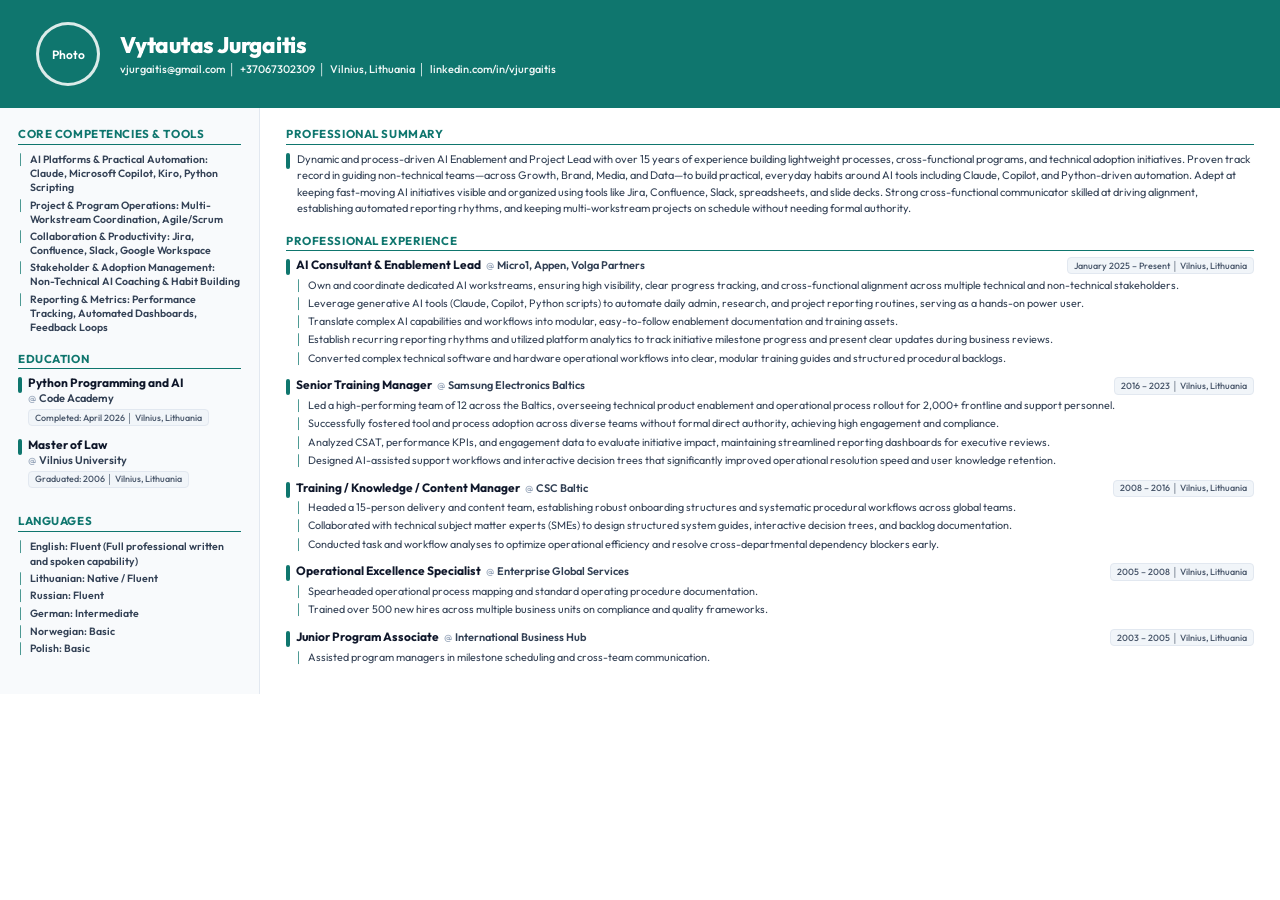
<file: scratch/out/final_fit1.html>
<!DOCTYPE html>
<html lang="en">
<head>
<meta charset="UTF-8">
<title>Vytautas Jurgaitis - Resume</title>
<style>
  @import url('https://fonts.googleapis.com/css2?family=Outfit:wght@300;400;500;600;700;800&display=swap');
  
  :root {
    --theme-accent: #0F766E;
  }
  
  * {
    box-sizing: border-box;
  }
  
  @page {
    size: A4 portrait;
    margin: 0;
  }
  
  body {
    margin: 0;
    padding: 0;
    font-family: 'Outfit', -apple-system, BlinkMacSystemFont, 'Segoe UI', Roboto, sans-serif;
    color: #1E293B;
    background-color: #FFFFFF;
    -webkit-print-color-adjust: exact;
    print-color-adjust: exact;
    width: 100%;
    height: 100%;
  }
  
  .cv-page-table {
    width: 100%;
    border-collapse: collapse;
    border-spacing: 0;
  }
  
  .cv-page-table > thead {
    display: table-header-group;
  }
  
  .cv-page-table > thead > tr > th {
    padding: 0;
    font-weight: normal;
    text-align: left;
  }
  
  .cv-page-table > tbody > tr > td {
    padding: 0;
    vertical-align: top;
  }
  
  .cv-header-banner {
    background: #0F766E;
    color: #FFFFFF;
    padding: 24px 36px;
    display: flex;
    align-items: center;
    gap: 22px;
    flex-shrink: 0;
    width: 100%;
  }
  
  .cv-photo-frame {
    width: 70px;
    height: 70px;
    border-radius: 9999px;
    border: 3px solid rgba(255, 255, 255, 0.85);
    object-fit: cover;
    flex-shrink: 0;
  }
  
  .cv-photo-frame-placeholder {
    width: 70px;
    height: 70px;
    border-radius: 9999px;
    border: 3px solid rgba(255, 255, 255, 0.85);
    display: flex;
    align-items: center;
    justify-content: center;
    flex-shrink: 0;
    background: rgba(0, 0, 0, 0.15);
  }
  
  .cv-name {
    font-size: 24px;
    font-weight: 800;
    color: #FFFFFF;
    margin: 0 0 4px 0;
    letter-spacing: -0.01em;
  }
  
  .cv-contact {
    font-size: 11.5px;
    color: rgba(255, 255, 255, 0.95);
    font-weight: 500;
    line-height: 1.4;
  }
  
  .cv-2col-layout {
    display: grid;
    grid-template-columns: 260px 1fr;
    width: 100%;
  }
  
  .cv-2col-sidebar {
    background-color: #F8FAFC;
    border-right: 1.5px solid #E2E8F0;
    padding: 20px 18px;
    display: flex;
    flex-direction: column;
    gap: 16px;
    height: 100%;
  }
  
  .cv-2col-main {
    padding: 20px 28px;
    display: flex;
    flex-direction: column;
    gap: 18px;
  }
  
  .cv-1col-layout {
    padding: 24px 36px;
    display: flex;
    flex-direction: column;
    gap: 18px;
  }
  
  .draggable-section {
    break-inside: auto;
  }
  
  .sec-header {
    border-bottom: 1.5px solid #0F766E;
    padding-bottom: 3px;
    margin-bottom: 8px;
    break-after: avoid;
  }
  
  .sec-title {
    font-size: 12px;
    font-weight: 700;
    letter-spacing: 0.05em;
    text-transform: uppercase;
    color: #0F766E;
    margin: 0;
  }
  
  /* Line Styles */
  .line-style-short .item-block,
  .line-style-short .text-sec {
    position: relative;
    padding-left: 11px;
  }
  .line-style-short .item-block::before,
  .line-style-short .text-sec::before {
    content: '';
    position: absolute;
    left: 0;
    top: 4px;
    width: 3.5px;
    height: 18px;
    background-color: #0F766E;
    border-radius: 9999px;
  }
  
  .line-style-full .item-block,
  .line-style-full .text-sec {
    border-left: 3px solid #0F766E;
    padding-left: 11px;
  }
  
  .line-style-none .item-block,
  .line-style-none .text-sec {
    padding-left: 2px;
  }
  
  .text-sec {
    font-size: 11.5px;
    color: #334155;
    line-height: 1.58;
    margin: 0;
  }
  
  .skill-item-row {
    display: flex;
    align-items: flex-start;
    gap: 6px;
    padding: 2px 0;
    break-inside: avoid;
  }
  
  .bullet-marker {
    color: #0F766E;
    font-weight: 700;
    font-size: 11.5px;
    flex-shrink: 0;
    line-height: 1.4;
  }
  
  .skill-chip {
    font-size: 11px;
    font-weight: 600;
    color: #334155;
    line-height: 1.4;
  }
  
  .item-block {
    margin-bottom: 12px;
    break-inside: auto;
  }
  
  .item-header {
    display: flex;
    justify-content: space-between;
    align-items: flex-start;
    gap: 6px;
    margin-bottom: 3px;
    flex-wrap: wrap;
    break-after: avoid;
    break-inside: avoid;
  }
  
  .item-titles {
    display: flex;
    align-items: baseline;
    gap: 5px;
    flex-wrap: wrap;
  }
  
  .item-subtitle-wrapper {
    display: inline-flex;
    align-items: baseline;
    gap: 3px;
  }
  
  .item-title {
    font-size: 12.5px;
    font-weight: 700;
    color: #0F172A;
  }
  
  .item-at {
    font-size: 11px;
    color: #94A3B8;
  }
  
  .item-sub-title {
    font-size: 11.5px;
    font-weight: 600;
    color: #334155;
  }
  
  .item-badge {
    font-size: 9.5px;
    background-color: #F1F5F9;
    color: #475569;
    padding: 2px 7px;
    border-radius: 4px;
    border: 1px solid #E2E8F0;
    font-weight: 500;
    max-width: 100%;
    white-space: normal;
    word-break: break-word;
    line-height: 1.35;
  }
  
  /* Sidebar Item Header & Badge specific handling */
  .cv-2col-sidebar .item-header {
    flex-direction: column;
    align-items: flex-start;
    gap: 2px;
  }
  
  .cv-2col-sidebar .item-titles {
    flex-direction: column;
    align-items: flex-start;
    gap: 1px;
  }
  
  .cv-2col-sidebar .item-badge {
    margin-top: 2px;
  }
  
  .bullets-container {
    margin-top: 4px;
    display: flex;
    flex-direction: column;
    gap: 2px;
  }
  
  .bullet-item {
    display: flex;
    align-items: flex-start;
    gap: 6px;
    margin: 1px 0;
    break-inside: avoid;
  }
  
  .bullet-text {
    font-size: 11px;
    color: #334155;
    line-height: 1.5;
  }
  
  /* 📄 Fit to 1 Page compact scaling rules */
  .fit-one-page .cv-header-banner { padding: 22px 36px; gap: 20px; }
  .fit-one-page .cv-photo-frame { width: 64px; height: 64px; }
  .fit-one-page .cv-photo-frame-placeholder { width: 64px; height: 64px; font-size: 12px; }
  .fit-one-page .cv-name { font-size: 22.5px; margin: 0 0 3px 0; }
  .fit-one-page .cv-contact { font-size: 11px; line-height: 1.38; }
  .fit-one-page .cv-2col-sidebar { padding: 18px 18px; gap: 15px; }
  .fit-one-page .cv-2col-main { padding: 18px 26px; gap: 16px; }
  .fit-one-page .sec-header { margin-bottom: 6px; padding-bottom: 2.5px; }
  .fit-one-page .sec-title { font-size: 11.5px; }
  .fit-one-page .text-sec { font-size: 11px; line-height: 1.5; }
  .fit-one-page .item-block { margin-bottom: 10.5px; padding-left: 10px; }
  .fit-one-page .item-block::before, .fit-one-page .text-sec::before { height: 16px; top: 2px; }
  .fit-one-page .item-title { font-size: 12px; }
  .fit-one-page .item-sub-title { font-size: 11px; }
  .fit-one-page .item-badge { font-size: 9px; padding: 1.5px 6px; }
  .fit-one-page .skill-item-row { padding: 1.5px 0; gap: 5px; }
  .fit-one-page .skill-chip { font-size: 10.5px; line-height: 1.35; }
  .fit-one-page .bullet-marker { font-size: 10.5px; }
  .fit-one-page .bullet-item { margin: 0.5px 0; gap: 5px; }
  .fit-one-page .bullet-text { font-size: 10.8px; line-height: 1.46; }
  .fit-one-page .bullets-container { margin-top: 3px; gap: 1.5px; }
</style>
</head>
<body class="theme-creative layout-2col line-style-short fit-one-page">
  <table class="cv-page-table">
    <thead>
      <tr>
        <th>
          <div class="cv-header-banner">
            <div class="cv-photo-frame-placeholder" style="background:#0F766E;">
            <span style="color:white;font-size:12px;font-weight:600;">Photo</span>
        </div>
            <div style="flex:1;">
              <h1 class="cv-name">Vytautas Jurgaitis</h1>
              <div class="cv-contact">vjurgaitis@gmail.com &nbsp;│&nbsp; +37067302309 &nbsp;│&nbsp; Vilnius, Lithuania &nbsp;│&nbsp; linkedin.com/in/vjurgaitis</div>
            </div>
          </div>
        </th>
      </tr>
    </thead>
    <tbody>
      <tr>
        <td>
          
        <div class="cv-2col-layout">
            <div class="cv-2col-sidebar">
        <div class="draggable-section" data-type="list">
            <div class="sec-header">
                <h2 class="sec-title">CORE COMPETENCIES & TOOLS</h2>
            </div>
            <div class="sec-content list-sec"><div class="skill-item-row"><span class="bullet-marker">│</span><span class="skill-chip">AI Platforms & Practical Automation: Claude, Microsoft Copilot, Kiro, Python Scripting</span></div><div class="skill-item-row"><span class="bullet-marker">│</span><span class="skill-chip">Project & Program Operations: Multi-Workstream Coordination, Agile/Scrum</span></div><div class="skill-item-row"><span class="bullet-marker">│</span><span class="skill-chip">Collaboration & Productivity: Jira, Confluence, Slack, Google Workspace</span></div><div class="skill-item-row"><span class="bullet-marker">│</span><span class="skill-chip">Stakeholder & Adoption Management: Non-Technical AI Coaching & Habit Building</span></div><div class="skill-item-row"><span class="bullet-marker">│</span><span class="skill-chip">Reporting & Metrics: Performance Tracking, Automated Dashboards, Feedback Loops</span></div></div>
        </div>
        
        <div class="draggable-section" data-type="education">
            <div class="sec-header">
                <h2 class="sec-title">EDUCATION</h2>
            </div>
            <div class="sec-content exp-sec">
                    <div class="item-block">
                        <div class="item-header">
                            <div class="item-titles">
                                <span class="item-title">Python Programming and AI</span>
                                <span class="item-subtitle-wrapper"><span class="item-at">@</span> <span class="item-sub-title">Code Academy</span></span>
                            </div>
                            <div class="item-badge">Completed: April 2026 │ Vilnius, Lithuania</div>
                        </div>
                        
                    </div>
                    
                    <div class="item-block">
                        <div class="item-header">
                            <div class="item-titles">
                                <span class="item-title">Master of Law</span>
                                <span class="item-subtitle-wrapper"><span class="item-at">@</span> <span class="item-sub-title">Vilnius University</span></span>
                            </div>
                            <div class="item-badge">Graduated: 2006 │ Vilnius, Lithuania</div>
                        </div>
                        
                    </div>
                    </div>
        </div>
        
        <div class="draggable-section" data-type="list">
            <div class="sec-header">
                <h2 class="sec-title">LANGUAGES</h2>
            </div>
            <div class="sec-content list-sec"><div class="skill-item-row"><span class="bullet-marker">│</span><span class="skill-chip">English: Fluent (Full professional written and spoken capability)</span></div><div class="skill-item-row"><span class="bullet-marker">│</span><span class="skill-chip">Lithuanian: Native / Fluent</span></div><div class="skill-item-row"><span class="bullet-marker">│</span><span class="skill-chip">Russian: Fluent</span></div><div class="skill-item-row"><span class="bullet-marker">│</span><span class="skill-chip">German: Intermediate</span></div><div class="skill-item-row"><span class="bullet-marker">│</span><span class="skill-chip">Norwegian: Basic</span></div><div class="skill-item-row"><span class="bullet-marker">│</span><span class="skill-chip">Polish: Basic</span></div></div>
        </div>
        </div>
            <div class="cv-2col-main">
        <div class="draggable-section" data-type="text">
            <div class="sec-header">
                <h2 class="sec-title">PROFESSIONAL SUMMARY</h2>
            </div>
            <div class="sec-content text-sec">Dynamic and process-driven AI Enablement and Project Lead with over 15 years of experience building lightweight processes, cross-functional programs, and technical adoption initiatives. Proven track record in guiding non-technical teams—across Growth, Brand, Media, and Data—to build practical, everyday habits around AI tools including Claude, Copilot, and Python-driven automation. Adept at keeping fast-moving AI initiatives visible and organized using tools like Jira, Confluence, Slack, spreadsheets, and slide decks. Strong cross-functional communicator skilled at driving alignment, establishing automated reporting rhythms, and keeping multi-workstream projects on schedule without needing formal authority.</div>
        </div>
        
        <div class="draggable-section" data-type="experience">
            <div class="sec-header">
                <h2 class="sec-title">PROFESSIONAL EXPERIENCE</h2>
            </div>
            <div class="sec-content exp-sec">
                    <div class="item-block">
                        <div class="item-header">
                            <div class="item-titles">
                                <span class="item-title">AI Consultant & Enablement Lead</span>
                                <span class="item-subtitle-wrapper"><span class="item-at">@</span> <span class="item-sub-title">Micro1, Appen, Volga Partners</span></span>
                            </div>
                            <div class="item-badge">January 2025 – Present │ Vilnius, Lithuania</div>
                        </div>
                        <div class="bullets-container"><div class="bullet-item"><span class="bullet-marker">│</span><span class="bullet-text">Own and coordinate dedicated AI workstreams, ensuring high visibility, clear progress tracking, and cross-functional alignment across multiple technical and non-technical stakeholders.</span></div><div class="bullet-item"><span class="bullet-marker">│</span><span class="bullet-text">Leverage generative AI tools (Claude, Copilot, Python scripts) to automate daily admin, research, and project reporting routines, serving as a hands-on power user.</span></div><div class="bullet-item"><span class="bullet-marker">│</span><span class="bullet-text">Translate complex AI capabilities and workflows into modular, easy-to-follow enablement documentation and training assets.</span></div><div class="bullet-item"><span class="bullet-marker">│</span><span class="bullet-text">Establish recurring reporting rhythms and utilized platform analytics to track initiative milestone progress and present clear updates during business reviews.</span></div><div class="bullet-item"><span class="bullet-marker">│</span><span class="bullet-text">Converted complex technical software and hardware operational workflows into clear, modular training guides and structured procedural backlogs.</span></div></div>
                    </div>
                    
                    <div class="item-block">
                        <div class="item-header">
                            <div class="item-titles">
                                <span class="item-title">Senior Training Manager</span>
                                <span class="item-subtitle-wrapper"><span class="item-at">@</span> <span class="item-sub-title">Samsung Electronics Baltics</span></span>
                            </div>
                            <div class="item-badge">2016 – 2023 │ Vilnius, Lithuania</div>
                        </div>
                        <div class="bullets-container"><div class="bullet-item"><span class="bullet-marker">│</span><span class="bullet-text">Led a high-performing team of 12 across the Baltics, overseeing technical product enablement and operational process rollout for 2,000+ frontline and support personnel.</span></div><div class="bullet-item"><span class="bullet-marker">│</span><span class="bullet-text">Successfully fostered tool and process adoption across diverse teams without formal direct authority, achieving high engagement and compliance.</span></div><div class="bullet-item"><span class="bullet-marker">│</span><span class="bullet-text">Analyzed CSAT, performance KPIs, and engagement data to evaluate initiative impact, maintaining streamlined reporting dashboards for executive reviews.</span></div><div class="bullet-item"><span class="bullet-marker">│</span><span class="bullet-text">Designed AI-assisted support workflows and interactive decision trees that significantly improved operational resolution speed and user knowledge retention.</span></div></div>
                    </div>
                    
                    <div class="item-block">
                        <div class="item-header">
                            <div class="item-titles">
                                <span class="item-title">Training / Knowledge / Content Manager</span>
                                <span class="item-subtitle-wrapper"><span class="item-at">@</span> <span class="item-sub-title">CSC Baltic</span></span>
                            </div>
                            <div class="item-badge">2008 – 2016 │ Vilnius, Lithuania</div>
                        </div>
                        <div class="bullets-container"><div class="bullet-item"><span class="bullet-marker">│</span><span class="bullet-text">Headed a 15-person delivery and content team, establishing robust onboarding structures and systematic procedural workflows across global teams.</span></div><div class="bullet-item"><span class="bullet-marker">│</span><span class="bullet-text">Collaborated with technical subject matter experts (SMEs) to design structured system guides, interactive decision trees, and backlog documentation.</span></div><div class="bullet-item"><span class="bullet-marker">│</span><span class="bullet-text">Conducted task and workflow analyses to optimize operational efficiency and resolve cross-departmental dependency blockers early.</span></div></div>
                    </div>
                    
                    <div class="item-block">
                        <div class="item-header">
                            <div class="item-titles">
                                <span class="item-title">Operational Excellence Specialist</span>
                                <span class="item-subtitle-wrapper"><span class="item-at">@</span> <span class="item-sub-title">Enterprise Global Services</span></span>
                            </div>
                            <div class="item-badge">2005 – 2008 │ Vilnius, Lithuania</div>
                        </div>
                        <div class="bullets-container"><div class="bullet-item"><span class="bullet-marker">│</span><span class="bullet-text">Spearheaded operational process mapping and standard operating procedure documentation.</span></div><div class="bullet-item"><span class="bullet-marker">│</span><span class="bullet-text">Trained over 500 new hires across multiple business units on compliance and quality frameworks.</span></div></div>
                    </div>
                    
                    <div class="item-block">
                        <div class="item-header">
                            <div class="item-titles">
                                <span class="item-title">Junior Program Associate</span>
                                <span class="item-subtitle-wrapper"><span class="item-at">@</span> <span class="item-sub-title">International Business Hub</span></span>
                            </div>
                            <div class="item-badge">2003 – 2005 │ Vilnius, Lithuania</div>
                        </div>
                        <div class="bullets-container"><div class="bullet-item"><span class="bullet-marker">│</span><span class="bullet-text">Assisted program managers in milestone scheduling and cross-team communication.</span></div></div>
                    </div>
                    </div>
        </div>
        </div>
        </div>
        
        </td>
      </tr>
    </tbody>
  </table>
</body>
</html>
</file>
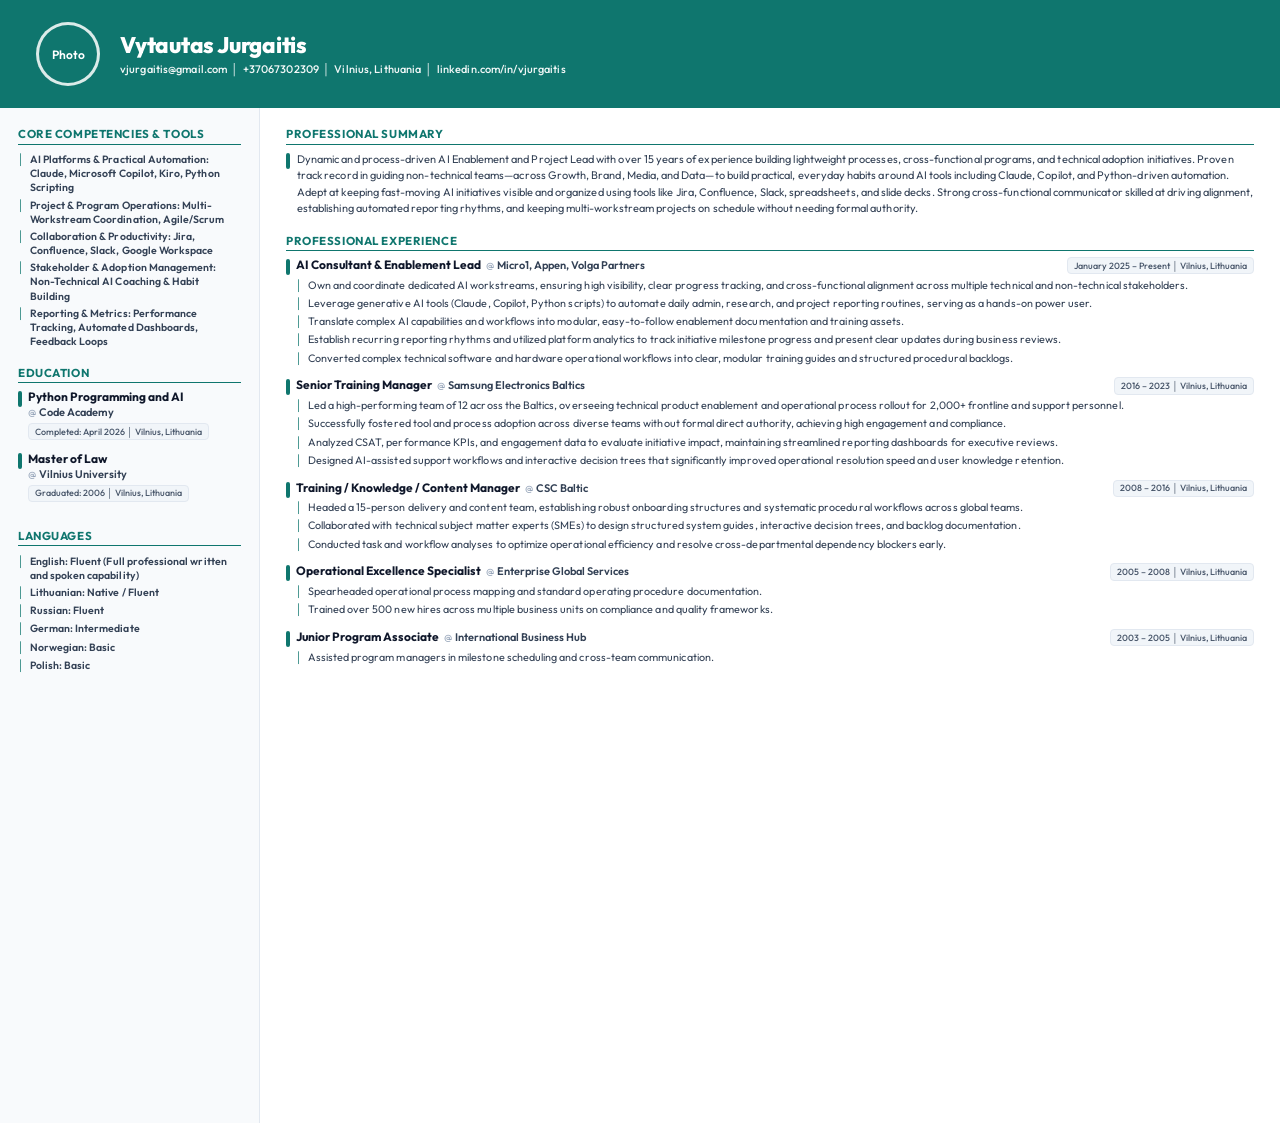
<file: scratch/out/final_perfect.html>
<!DOCTYPE html>
<html lang="en">
<head>
<meta charset="UTF-8">
<title>Vytautas Jurgaitis - Resume</title>
<style>
  @import url('https://fonts.googleapis.com/css2?family=Outfit:wght@300;400;500;600;700;800&display=swap');
  
  :root {
    --theme-accent: #0F766E;
  }
  
  * {
    box-sizing: border-box;
  }
  
  @page {
    size: A4 portrait;
    margin: 0;
  }
  
  body {
    margin: 0;
    padding: 0;
    font-family: 'Outfit', -apple-system, BlinkMacSystemFont, 'Segoe UI', Roboto, sans-serif;
    color: #1E293B;
    background-color: #FFFFFF;
    -webkit-print-color-adjust: exact;
    print-color-adjust: exact;
    width: 100%;
    height: 100%;
    min-height: 100%;
  }
  
  .cv-page-table {
    width: 100%;
    height: 100%;
    min-height: 297mm;
    border-collapse: collapse;
    border-spacing: 0;
  }
  
  .cv-page-table > thead {
    display: table-header-group;
  }
  
  .cv-page-table > thead > tr > th {
    padding: 0;
    font-weight: normal;
    text-align: left;
  }
  
  .cv-page-table > tbody > tr > td {
    padding: 0;
    vertical-align: top;
    height: 100%;
  }
  
  .cv-header-banner {
    background: #0F766E;
    color: #FFFFFF;
    padding: 22px 36px;
    display: flex;
    align-items: center;
    gap: 20px;
    flex-shrink: 0;
    width: 100%;
  }
  
  .cv-photo-frame {
    width: 64px;
    height: 64px;
    border-radius: 9999px;
    border: 3px solid rgba(255, 255, 255, 0.85);
    object-fit: cover;
    flex-shrink: 0;
  }
  
  .cv-photo-frame-placeholder {
    width: 64px;
    height: 64px;
    border-radius: 9999px;
    border: 3px solid rgba(255, 255, 255, 0.85);
    display: flex;
    align-items: center;
    justify-content: center;
    flex-shrink: 0;
    background: rgba(0, 0, 0, 0.15);
    color: #FFFFFF;
    font-weight: 700;
    font-size: 12px;
  }
  
  .cv-name {
    font-size: 23px;
    font-weight: 800;
    color: #FFFFFF;
    margin: 0 0 3px 0;
    letter-spacing: -0.01em;
  }
  
  .cv-contact {
    font-size: 11.2px;
    color: rgba(255, 255, 255, 0.95);
    font-weight: 500;
    line-height: 1.4;
    letter-spacing: 0.01em;
  }
  
  .cv-2col-layout {
    display: grid;
    grid-template-columns: 260px 1fr;
    width: 100%;
    min-height: calc(297mm - 110px);
    height: 100%;
  }
  
  .cv-2col-sidebar {
    background-color: #F8FAFC;
    border-right: 1.5px solid #E2E8F0;
    padding: 20px 18px;
    display: flex;
    flex-direction: column;
    gap: 16px;
    min-height: 100%;
    height: 100%;
  }
  
  .cv-2col-main {
    padding: 20px 28px;
    display: flex;
    flex-direction: column;
    gap: 18px;
  }
  
  .cv-1col-layout {
    padding: 24px 36px;
    display: flex;
    flex-direction: column;
    gap: 18px;
    min-height: calc(297mm - 110px);
    height: 100%;
  }
  
  .draggable-section {
    break-inside: auto;
  }
  
  .sec-header {
    border-bottom: 1.5px solid #0F766E;
    padding-bottom: 3px;
    margin-bottom: 7px;
    break-after: avoid;
  }
  
  .sec-title {
    font-size: 11.8px;
    font-weight: 700;
    letter-spacing: 0.05em;
    text-transform: uppercase;
    color: #0F766E;
    margin: 0;
  }
  
  /* Line Styles */
  .line-style-short .item-block,
  .line-style-short .text-sec {
    position: relative;
    padding-left: 11px;
  }
  .line-style-short .item-block::before,
  .line-style-short .text-sec::before {
    content: '';
    position: absolute;
    left: 0;
    top: 3px;
    width: 3.5px;
    height: 18px;
    background-color: #0F766E;
    border-radius: 9999px;
  }
  
  .line-style-full .item-block,
  .line-style-full .text-sec {
    border-left: 3px solid #0F766E;
    padding-left: 11px;
  }
  
  .line-style-none .item-block,
  .line-style-none .text-sec {
    padding-left: 2px;
  }
  
  .text-sec {
    font-size: 11.2px;
    color: #334155;
    line-height: 1.52;
    letter-spacing: 0.005em;
    margin: 0;
  }
  
  .skill-item-row {
    display: flex;
    align-items: flex-start;
    gap: 6px;
    padding: 2px 0;
    break-inside: avoid;
  }
  
  .bullet-marker {
    color: #0F766E;
    font-weight: 700;
    font-size: 11px;
    flex-shrink: 0;
    line-height: 1.45;
  }
  
  .skill-chip {
    font-size: 10.8px;
    font-weight: 600;
    color: #334155;
    line-height: 1.4;
    letter-spacing: 0.005em;
  }
  
  .item-block {
    margin-bottom: 11px;
    break-inside: auto;
  }
  
  .item-header {
    display: flex;
    justify-content: space-between;
    align-items: flex-start;
    gap: 6px;
    margin-bottom: 3px;
    flex-wrap: wrap;
    break-after: avoid;
    break-inside: avoid;
  }
  
  .item-titles {
    display: flex;
    align-items: baseline;
    gap: 5px;
    flex-wrap: wrap;
  }
  
  .item-subtitle-wrapper {
    display: inline-flex;
    align-items: baseline;
    gap: 3px;
  }
  
  .item-title {
    font-size: 12.2px;
    font-weight: 700;
    color: #0F172A;
  }
  
  .item-at {
    font-size: 11px;
    color: #94A3B8;
  }
  
  .item-sub-title {
    font-size: 11.2px;
    font-weight: 600;
    color: #334155;
  }
  
  .item-badge {
    font-size: 9.2px;
    background-color: #F1F5F9;
    color: #475569;
    padding: 2px 7px;
    border-radius: 4px;
    border: 1px solid #E2E8F0;
    font-weight: 500;
    max-width: 100%;
    white-space: normal;
    word-break: break-word;
    line-height: 1.35;
  }
  
  /* Sidebar Item Header & Badge specific handling */
  .cv-2col-sidebar .item-header {
    flex-direction: column;
    align-items: flex-start;
    gap: 2px;
  }
  
  .cv-2col-sidebar .item-titles {
    flex-direction: column;
    align-items: flex-start;
    gap: 1px;
  }
  
  .cv-2col-sidebar .item-badge {
    margin-top: 2px;
  }
  
  .bullets-container {
    margin-top: 3.5px;
    display: flex;
    flex-direction: column;
    gap: 2px;
  }
  
  .bullet-item {
    display: flex;
    align-items: flex-start;
    gap: 6px;
    margin: 1px 0;
    break-inside: avoid;
  }
  
  .bullet-text {
    font-size: 10.9px;
    color: #334155;
    line-height: 1.48;
    letter-spacing: 0.005em;
  }
  
  /* 📄 Fit to 1 Page compact scaling rules */
  .fit-one-page .cv-header-banner { padding: 22px 36px; gap: 20px; }
  .fit-one-page .cv-photo-frame { width: 64px; height: 64px; }
  .fit-one-page .cv-photo-frame-placeholder { width: 64px; height: 64px; font-size: 12px; }
  .fit-one-page .cv-name { font-size: 22.5px; margin: 0 0 3px 0; }
  .fit-one-page .cv-contact { font-size: 11px; line-height: 1.38; letter-spacing: 0.01em; }
  .fit-one-page .cv-2col-layout { min-height: calc(297mm - 110px); height: 100%; }
  .fit-one-page .cv-2col-sidebar { padding: 18px 18px; gap: 15px; min-height: 100%; height: 100%; }
  .fit-one-page .cv-2col-main { padding: 18px 26px; gap: 16px; }
  .fit-one-page .sec-header { margin-bottom: 6px; padding-bottom: 2.5px; }
  .fit-one-page .sec-title { font-size: 11.5px; }
  .fit-one-page .text-sec { font-size: 11px; line-height: 1.5; letter-spacing: 0.005em; }
  .fit-one-page .item-block { margin-bottom: 10.5px; padding-left: 10px; }
  .fit-one-page .item-block::before, .fit-one-page .text-sec::before { height: 16px; top: 2px; }
  .fit-one-page .item-title { font-size: 12px; }
  .fit-one-page .item-sub-title { font-size: 11px; }
  .fit-one-page .item-badge { font-size: 9px; padding: 1.5px 6px; }
  .fit-one-page .skill-item-row { padding: 1.5px 0; gap: 5px; }
  .fit-one-page .skill-chip { font-size: 10.5px; line-height: 1.35; letter-spacing: 0.005em; }
  .fit-one-page .bullet-marker { font-size: 10.5px; }
  .fit-one-page .bullet-item { margin: 0.5px 0; gap: 5px; }
  .fit-one-page .bullet-text { font-size: 10.8px; line-height: 1.46; letter-spacing: 0.005em; }
  .fit-one-page .bullets-container { margin-top: 3px; gap: 1.5px; }
</style>
</head>
<body class="theme-creative layout-2col line-style-short fit-one-page">
  <table class="cv-page-table">
    <thead>
      <tr>
        <th>
          <div class="cv-header-banner">
            <div class="cv-photo-frame-placeholder" style="background:#0F766E;">
            <span style="color:white;font-size:12px;font-weight:600;">Photo</span>
        </div>
            <div style="flex:1;">
              <h1 class="cv-name">Vytautas Jurgaitis</h1>
              <div class="cv-contact">vjurgaitis@gmail.com &nbsp;│&nbsp; +37067302309 &nbsp;│&nbsp; Vilnius, Lithuania &nbsp;│&nbsp; linkedin.com/in/vjurgaitis</div>
            </div>
          </div>
        </th>
      </tr>
    </thead>
    <tbody>
      <tr>
        <td>
          
        <div class="cv-2col-layout">
            <div class="cv-2col-sidebar">
        <div class="draggable-section" data-type="list">
            <div class="sec-header">
                <h2 class="sec-title">CORE COMPETENCIES & TOOLS</h2>
            </div>
            <div class="sec-content list-sec"><div class="skill-item-row"><span class="bullet-marker">│</span><span class="skill-chip">AI Platforms & Practical Automation: Claude, Microsoft Copilot, Kiro, Python Scripting</span></div><div class="skill-item-row"><span class="bullet-marker">│</span><span class="skill-chip">Project & Program Operations: Multi-Workstream Coordination, Agile/Scrum</span></div><div class="skill-item-row"><span class="bullet-marker">│</span><span class="skill-chip">Collaboration & Productivity: Jira, Confluence, Slack, Google Workspace</span></div><div class="skill-item-row"><span class="bullet-marker">│</span><span class="skill-chip">Stakeholder & Adoption Management: Non-Technical AI Coaching & Habit Building</span></div><div class="skill-item-row"><span class="bullet-marker">│</span><span class="skill-chip">Reporting & Metrics: Performance Tracking, Automated Dashboards, Feedback Loops</span></div></div>
        </div>
        
        <div class="draggable-section" data-type="education">
            <div class="sec-header">
                <h2 class="sec-title">EDUCATION</h2>
            </div>
            <div class="sec-content exp-sec">
                    <div class="item-block">
                        <div class="item-header">
                            <div class="item-titles">
                                <span class="item-title">Python Programming and AI</span>
                                <span class="item-subtitle-wrapper"><span class="item-at">@</span> <span class="item-sub-title">Code Academy</span></span>
                            </div>
                            <div class="item-badge">Completed: April 2026 │ Vilnius, Lithuania</div>
                        </div>
                        
                    </div>
                    
                    <div class="item-block">
                        <div class="item-header">
                            <div class="item-titles">
                                <span class="item-title">Master of Law</span>
                                <span class="item-subtitle-wrapper"><span class="item-at">@</span> <span class="item-sub-title">Vilnius University</span></span>
                            </div>
                            <div class="item-badge">Graduated: 2006 │ Vilnius, Lithuania</div>
                        </div>
                        
                    </div>
                    </div>
        </div>
        
        <div class="draggable-section" data-type="list">
            <div class="sec-header">
                <h2 class="sec-title">LANGUAGES</h2>
            </div>
            <div class="sec-content list-sec"><div class="skill-item-row"><span class="bullet-marker">│</span><span class="skill-chip">English: Fluent (Full professional written and spoken capability)</span></div><div class="skill-item-row"><span class="bullet-marker">│</span><span class="skill-chip">Lithuanian: Native / Fluent</span></div><div class="skill-item-row"><span class="bullet-marker">│</span><span class="skill-chip">Russian: Fluent</span></div><div class="skill-item-row"><span class="bullet-marker">│</span><span class="skill-chip">German: Intermediate</span></div><div class="skill-item-row"><span class="bullet-marker">│</span><span class="skill-chip">Norwegian: Basic</span></div><div class="skill-item-row"><span class="bullet-marker">│</span><span class="skill-chip">Polish: Basic</span></div></div>
        </div>
        </div>
            <div class="cv-2col-main">
        <div class="draggable-section" data-type="text">
            <div class="sec-header">
                <h2 class="sec-title">PROFESSIONAL SUMMARY</h2>
            </div>
            <div class="sec-content text-sec">Dynamic and process-driven AI Enablement and Project Lead with over 15 years of experience building lightweight processes, cross-functional programs, and technical adoption initiatives. Proven track record in guiding non-technical teams—across Growth, Brand, Media, and Data—to build practical, everyday habits around AI tools including Claude, Copilot, and Python-driven automation. Adept at keeping fast-moving AI initiatives visible and organized using tools like Jira, Confluence, Slack, spreadsheets, and slide decks. Strong cross-functional communicator skilled at driving alignment, establishing automated reporting rhythms, and keeping multi-workstream projects on schedule without needing formal authority.</div>
        </div>
        
        <div class="draggable-section" data-type="experience">
            <div class="sec-header">
                <h2 class="sec-title">PROFESSIONAL EXPERIENCE</h2>
            </div>
            <div class="sec-content exp-sec">
                    <div class="item-block">
                        <div class="item-header">
                            <div class="item-titles">
                                <span class="item-title">AI Consultant & Enablement Lead</span>
                                <span class="item-subtitle-wrapper"><span class="item-at">@</span> <span class="item-sub-title">Micro1, Appen, Volga Partners</span></span>
                            </div>
                            <div class="item-badge">January 2025 – Present │ Vilnius, Lithuania</div>
                        </div>
                        <div class="bullets-container"><div class="bullet-item"><span class="bullet-marker">│</span><span class="bullet-text">Own and coordinate dedicated AI workstreams, ensuring high visibility, clear progress tracking, and cross-functional alignment across multiple technical and non-technical stakeholders.</span></div><div class="bullet-item"><span class="bullet-marker">│</span><span class="bullet-text">Leverage generative AI tools (Claude, Copilot, Python scripts) to automate daily admin, research, and project reporting routines, serving as a hands-on power user.</span></div><div class="bullet-item"><span class="bullet-marker">│</span><span class="bullet-text">Translate complex AI capabilities and workflows into modular, easy-to-follow enablement documentation and training assets.</span></div><div class="bullet-item"><span class="bullet-marker">│</span><span class="bullet-text">Establish recurring reporting rhythms and utilized platform analytics to track initiative milestone progress and present clear updates during business reviews.</span></div><div class="bullet-item"><span class="bullet-marker">│</span><span class="bullet-text">Converted complex technical software and hardware operational workflows into clear, modular training guides and structured procedural backlogs.</span></div></div>
                    </div>
                    
                    <div class="item-block">
                        <div class="item-header">
                            <div class="item-titles">
                                <span class="item-title">Senior Training Manager</span>
                                <span class="item-subtitle-wrapper"><span class="item-at">@</span> <span class="item-sub-title">Samsung Electronics Baltics</span></span>
                            </div>
                            <div class="item-badge">2016 – 2023 │ Vilnius, Lithuania</div>
                        </div>
                        <div class="bullets-container"><div class="bullet-item"><span class="bullet-marker">│</span><span class="bullet-text">Led a high-performing team of 12 across the Baltics, overseeing technical product enablement and operational process rollout for 2,000+ frontline and support personnel.</span></div><div class="bullet-item"><span class="bullet-marker">│</span><span class="bullet-text">Successfully fostered tool and process adoption across diverse teams without formal direct authority, achieving high engagement and compliance.</span></div><div class="bullet-item"><span class="bullet-marker">│</span><span class="bullet-text">Analyzed CSAT, performance KPIs, and engagement data to evaluate initiative impact, maintaining streamlined reporting dashboards for executive reviews.</span></div><div class="bullet-item"><span class="bullet-marker">│</span><span class="bullet-text">Designed AI-assisted support workflows and interactive decision trees that significantly improved operational resolution speed and user knowledge retention.</span></div></div>
                    </div>
                    
                    <div class="item-block">
                        <div class="item-header">
                            <div class="item-titles">
                                <span class="item-title">Training / Knowledge / Content Manager</span>
                                <span class="item-subtitle-wrapper"><span class="item-at">@</span> <span class="item-sub-title">CSC Baltic</span></span>
                            </div>
                            <div class="item-badge">2008 – 2016 │ Vilnius, Lithuania</div>
                        </div>
                        <div class="bullets-container"><div class="bullet-item"><span class="bullet-marker">│</span><span class="bullet-text">Headed a 15-person delivery and content team, establishing robust onboarding structures and systematic procedural workflows across global teams.</span></div><div class="bullet-item"><span class="bullet-marker">│</span><span class="bullet-text">Collaborated with technical subject matter experts (SMEs) to design structured system guides, interactive decision trees, and backlog documentation.</span></div><div class="bullet-item"><span class="bullet-marker">│</span><span class="bullet-text">Conducted task and workflow analyses to optimize operational efficiency and resolve cross-departmental dependency blockers early.</span></div></div>
                    </div>
                    
                    <div class="item-block">
                        <div class="item-header">
                            <div class="item-titles">
                                <span class="item-title">Operational Excellence Specialist</span>
                                <span class="item-subtitle-wrapper"><span class="item-at">@</span> <span class="item-sub-title">Enterprise Global Services</span></span>
                            </div>
                            <div class="item-badge">2005 – 2008 │ Vilnius, Lithuania</div>
                        </div>
                        <div class="bullets-container"><div class="bullet-item"><span class="bullet-marker">│</span><span class="bullet-text">Spearheaded operational process mapping and standard operating procedure documentation.</span></div><div class="bullet-item"><span class="bullet-marker">│</span><span class="bullet-text">Trained over 500 new hires across multiple business units on compliance and quality frameworks.</span></div></div>
                    </div>
                    
                    <div class="item-block">
                        <div class="item-header">
                            <div class="item-titles">
                                <span class="item-title">Junior Program Associate</span>
                                <span class="item-subtitle-wrapper"><span class="item-at">@</span> <span class="item-sub-title">International Business Hub</span></span>
                            </div>
                            <div class="item-badge">2003 – 2005 │ Vilnius, Lithuania</div>
                        </div>
                        <div class="bullets-container"><div class="bullet-item"><span class="bullet-marker">│</span><span class="bullet-text">Assisted program managers in milestone scheduling and cross-team communication.</span></div></div>
                    </div>
                    </div>
        </div>
        </div>
        </div>
        
        </td>
      </tr>
    </tbody>
  </table>
</body>
</html>
</file>
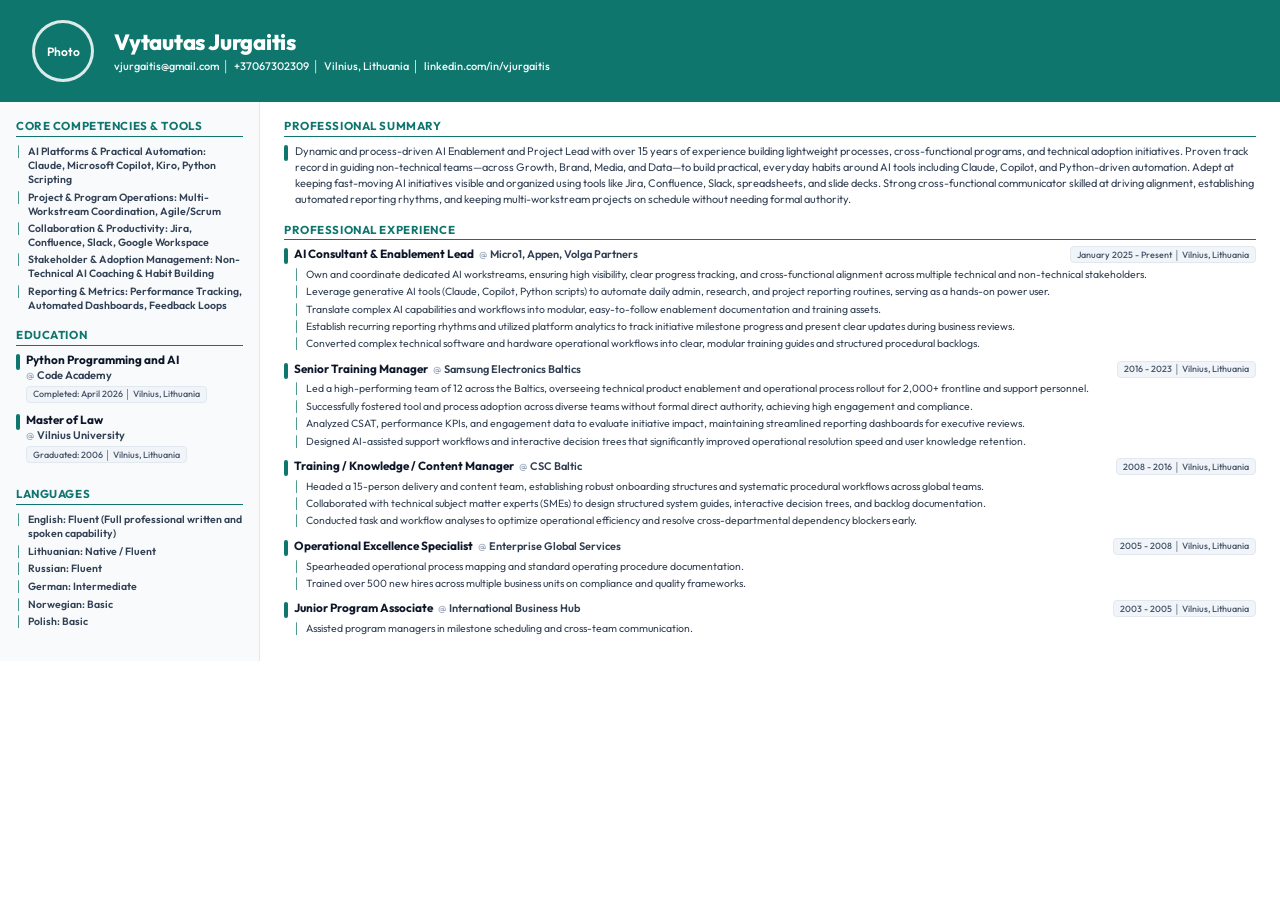
<file: scratch/out/test_A.html>
<!DOCTYPE html>
<html lang="en">
<head>
<meta charset="UTF-8">
<title>Vytautas Jurgaitis - Resume</title>
<style>
  @import url('https://fonts.googleapis.com/css2?family=Outfit:wght@300;400;500;600;700;800&display=swap');
  
  :root {
    --theme-accent: #0F766E;
  }
  
  * {
    box-sizing: border-box;
  }
  
  @page {
    size: A4 portrait;
    margin: 0;
  }
  
  body {
    margin: 0;
    padding: 0;
    font-family: 'Outfit', -apple-system, BlinkMacSystemFont, 'Segoe UI', Roboto, sans-serif;
    color: #1E293B;
    background-color: #FFFFFF;
    -webkit-print-color-adjust: exact;
    print-color-adjust: exact;
    width: 100%;
    height: 100%;
  }
  
  .cv-page-table {
    width: 100%;
    border-collapse: collapse;
    border-spacing: 0;
  }
  
  .cv-page-table > thead {
    display: table-header-group;
  }
  
  .cv-page-table > thead > tr > th {
    padding: 0;
    font-weight: normal;
    text-align: left;
  }
  
  .cv-page-table > tbody > tr > td {
    padding: 0;
    vertical-align: top;
  }
  
  .cv-header-banner {
    background: #0F766E;
    color: #FFFFFF;
    padding: 24px 36px;
    display: flex;
    align-items: center;
    gap: 22px;
    flex-shrink: 0;
    width: 100%;
  }
  
  .cv-photo-frame {
    width: 70px;
    height: 70px;
    border-radius: 9999px;
    border: 3px solid rgba(255, 255, 255, 0.85);
    object-fit: cover;
    flex-shrink: 0;
  }
  
  .cv-photo-frame-placeholder {
    width: 70px;
    height: 70px;
    border-radius: 9999px;
    border: 3px solid rgba(255, 255, 255, 0.85);
    display: flex;
    align-items: center;
    justify-content: center;
    flex-shrink: 0;
    background: rgba(0, 0, 0, 0.15);
  }
  
  .cv-name {
    font-size: 24px;
    font-weight: 800;
    color: #FFFFFF;
    margin: 0 0 4px 0;
    letter-spacing: -0.01em;
  }
  
  .cv-contact {
    font-size: 11.5px;
    color: rgba(255, 255, 255, 0.95);
    font-weight: 500;
    line-height: 1.4;
  }
  
  .cv-2col-layout {
    display: grid;
    grid-template-columns: 260px 1fr;
    width: 100%;
  }
  
  .cv-2col-sidebar {
    background-color: #F8FAFC;
    border-right: 1.5px solid #E2E8F0;
    padding: 20px 18px;
    display: flex;
    flex-direction: column;
    gap: 16px;
    height: 100%;
  }
  
  .cv-2col-main {
    padding: 20px 28px;
    display: flex;
    flex-direction: column;
    gap: 18px;
  }
  
  .cv-1col-layout {
    padding: 24px 36px;
    display: flex;
    flex-direction: column;
    gap: 18px;
  }
  
  .draggable-section {
    break-inside: auto;
  }
  
  .sec-header {
    border-bottom: 1.5px solid #0F766E;
    padding-bottom: 3px;
    margin-bottom: 8px;
    break-after: avoid;
  }
  
  .sec-title {
    font-size: 12px;
    font-weight: 700;
    letter-spacing: 0.05em;
    text-transform: uppercase;
    color: #0F766E;
    margin: 0;
  }
  
  /* Line Styles */
  .line-style-short .item-block,
  .line-style-short .text-sec {
    position: relative;
    padding-left: 11px;
  }
  .line-style-short .item-block::before,
  .line-style-short .text-sec::before {
    content: '';
    position: absolute;
    left: 0;
    top: 4px;
    width: 3.5px;
    height: 18px;
    background-color: #0F766E;
    border-radius: 9999px;
  }
  
  .line-style-full .item-block,
  .line-style-full .text-sec {
    border-left: 3px solid #0F766E;
    padding-left: 11px;
  }
  
  .line-style-none .item-block,
  .line-style-none .text-sec {
    padding-left: 2px;
  }
  
  .text-sec {
    font-size: 11.5px;
    color: #334155;
    line-height: 1.58;
    margin: 0;
  }
  
  .skill-item-row {
    display: flex;
    align-items: flex-start;
    gap: 6px;
    padding: 2px 0;
    break-inside: avoid;
  }
  
  .bullet-marker {
    color: #0F766E;
    font-weight: 700;
    font-size: 11.5px;
    flex-shrink: 0;
    line-height: 1.4;
  }
  
  .skill-chip {
    font-size: 11px;
    font-weight: 600;
    color: #334155;
    line-height: 1.4;
  }
  
  .item-block {
    margin-bottom: 12px;
    break-inside: auto;
  }
  
  .item-header {
    display: flex;
    justify-content: space-between;
    align-items: flex-start;
    gap: 6px;
    margin-bottom: 3px;
    flex-wrap: wrap;
    break-after: avoid;
    break-inside: avoid;
  }
  
  .item-titles {
    display: flex;
    align-items: baseline;
    gap: 5px;
    flex-wrap: wrap;
  }
  
  .item-subtitle-wrapper {
    display: inline-flex;
    align-items: baseline;
    gap: 3px;
  }
  
  .item-title {
    font-size: 12.5px;
    font-weight: 700;
    color: #0F172A;
  }
  
  .item-at {
    font-size: 11px;
    color: #94A3B8;
  }
  
  .item-sub-title {
    font-size: 11.5px;
    font-weight: 600;
    color: #334155;
  }
  
  .item-badge {
    font-size: 9.5px;
    background-color: #F1F5F9;
    color: #475569;
    padding: 2px 7px;
    border-radius: 4px;
    border: 1px solid #E2E8F0;
    font-weight: 500;
    max-width: 100%;
    white-space: normal;
    word-break: break-word;
    line-height: 1.35;
  }
  
  /* Sidebar Item Header & Badge specific handling */
  .cv-2col-sidebar .item-header {
    flex-direction: column;
    align-items: flex-start;
    gap: 2px;
  }
  
  .cv-2col-sidebar .item-titles {
    flex-direction: column;
    align-items: flex-start;
    gap: 1px;
  }
  
  .cv-2col-sidebar .item-badge {
    margin-top: 2px;
  }
  
  .bullets-container {
    margin-top: 4px;
    display: flex;
    flex-direction: column;
    gap: 2px;
  }
  
  .bullet-item {
    display: flex;
    align-items: flex-start;
    gap: 6px;
    margin: 1px 0;
    break-inside: avoid;
  }
  
  .bullet-text {
    font-size: 11px;
    color: #334155;
    line-height: 1.5;
  }
  
  /* 📄 Fit to 1 Page compact scaling rules */
  .fit-one-page .cv-header-banner { padding: 14px 28px; gap: 16px; }
  .fit-one-page .cv-photo-frame { width: 52px; height: 52px; }
  .fit-one-page .cv-photo-frame-placeholder { width: 52px; height: 52px; font-size: 11px; }
  .fit-one-page .cv-name { font-size: 20px; margin: 0 0 2px 0; }
  .fit-one-page .cv-contact { font-size: 10px; line-height: 1.3; }
  .fit-one-page .cv-2col-sidebar { padding: 12px 14px; gap: 9px; }
  .fit-one-page .cv-2col-main { padding: 12px 20px; gap: 10px; }
  .fit-one-page .sec-header { margin-bottom: 4px; padding-bottom: 2px; }
  .fit-one-page .sec-title { font-size: 10.5px; }
  .fit-one-page .text-sec { font-size: 10px; line-height: 1.38; }
  .fit-one-page .item-block { margin-bottom: 6px; padding-left: 9px; }
  .fit-one-page .item-block::before, .fit-one-page .text-sec::before { height: 14px; top: 2px; }
  .fit-one-page .item-title { font-size: 11px; }
  .fit-one-page .item-sub-title { font-size: 10px; }
  .fit-one-page .item-badge { font-size: 8.5px; padding: 1px 5px; }
  .fit-one-page .skill-item-row { padding: 1px 0; gap: 4px; }
  .fit-one-page .skill-chip { font-size: 9.5px; line-height: 1.3; }
  .fit-one-page .bullet-marker { font-size: 9.5px; }
  .fit-one-page .bullet-item { margin: 0; gap: 4px; }
  .fit-one-page .bullet-text { font-size: 9.5px; line-height: 1.35; }
  .fit-one-page .bullets-container { margin-top: 2px; gap: 1px; }
</style>

    <style>
    .fit-one-page .cv-header-banner { padding: 20px 32px; gap: 20px; }
    .fit-one-page .cv-photo-frame-placeholder { width: 62px; height: 62px; font-size: 12px; }
    .fit-one-page .cv-name { font-size: 22px; margin: 0 0 3px 0; }
    .fit-one-page .cv-contact { font-size: 11px; line-height: 1.35; }
    .fit-one-page .cv-2col-sidebar { padding: 16px 16px; gap: 14px; }
    .fit-one-page .cv-2col-main { padding: 16px 24px; gap: 14px; }
    .fit-one-page .sec-header { margin-bottom: 6px; padding-bottom: 2.5px; }
    .fit-one-page .sec-title { font-size: 11.5px; }
    .fit-one-page .text-sec { font-size: 11px; line-height: 1.48; }
    .fit-one-page .item-block { margin-bottom: 9px; padding-left: 10px; }
    .fit-one-page .item-block::before, .fit-one-page .text-sec::before { height: 16px; top: 2px; }
    .fit-one-page .item-title { font-size: 11.8px; }
    .fit-one-page .item-sub-title { font-size: 11px; }
    .fit-one-page .item-badge { font-size: 9px; padding: 1.5px 6px; }
    .fit-one-page .skill-item-row { padding: 1.5px 0; gap: 5px; }
    .fit-one-page .skill-chip { font-size: 10.5px; line-height: 1.35; }
    .fit-one-page .bullet-marker { font-size: 10.5px; }
    .fit-one-page .bullet-item { margin: 0.5px 0; gap: 5px; }
    .fit-one-page .bullet-text { font-size: 10.5px; line-height: 1.42; }
    .fit-one-page .bullets-container { margin-top: 3px; gap: 1.5px; }
    </style>
    </head>
<body class="fit-one-page theme-creative layout-2col line-style-short ">
  <table class="cv-page-table">
    <thead>
      <tr>
        <th>
          <div class="cv-header-banner">
            <div class="cv-photo-frame-placeholder" style="background:#0F766E;">
            <span style="color:white;font-size:12px;font-weight:600;">Photo</span>
        </div>
            <div style="flex:1;">
              <h1 class="cv-name">Vytautas Jurgaitis</h1>
              <div class="cv-contact">vjurgaitis@gmail.com &nbsp;│&nbsp; +37067302309 &nbsp;│&nbsp; Vilnius, Lithuania &nbsp;│&nbsp; linkedin.com/in/vjurgaitis</div>
            </div>
          </div>
        </th>
      </tr>
    </thead>
    <tbody>
      <tr>
        <td>
          
        <div class="cv-2col-layout">
            <div class="cv-2col-sidebar">
        <div class="draggable-section" data-type="list">
            <div class="sec-header">
                <h2 class="sec-title">Core Competencies & Tools</h2>
            </div>
            <div class="sec-content list-sec"><div class="skill-item-row"><span class="bullet-marker">│</span><span class="skill-chip">AI Platforms & Practical Automation: Claude, Microsoft Copilot, Kiro, Python Scripting</span></div><div class="skill-item-row"><span class="bullet-marker">│</span><span class="skill-chip">Project & Program Operations: Multi-Workstream Coordination, Agile/Scrum</span></div><div class="skill-item-row"><span class="bullet-marker">│</span><span class="skill-chip">Collaboration & Productivity: Jira, Confluence, Slack, Google Workspace</span></div><div class="skill-item-row"><span class="bullet-marker">│</span><span class="skill-chip">Stakeholder & Adoption Management: Non-Technical AI Coaching & Habit Building</span></div><div class="skill-item-row"><span class="bullet-marker">│</span><span class="skill-chip">Reporting & Metrics: Performance Tracking, Automated Dashboards, Feedback Loops</span></div></div>
        </div>
        
        <div class="draggable-section" data-type="education">
            <div class="sec-header">
                <h2 class="sec-title">Education</h2>
            </div>
            <div class="sec-content exp-sec">
                    <div class="item-block">
                        <div class="item-header">
                            <div class="item-titles">
                                <span class="item-title">Python Programming and AI</span>
                                <span class="item-subtitle-wrapper"><span class="item-at">@</span> <span class="item-sub-title">Code Academy</span></span>
                            </div>
                            <div class="item-badge">Completed: April 2026 │ Vilnius, Lithuania</div>
                        </div>
                        
                    </div>
                    
                    <div class="item-block">
                        <div class="item-header">
                            <div class="item-titles">
                                <span class="item-title">Master of Law</span>
                                <span class="item-subtitle-wrapper"><span class="item-at">@</span> <span class="item-sub-title">Vilnius University</span></span>
                            </div>
                            <div class="item-badge">Graduated: 2006 │ Vilnius, Lithuania</div>
                        </div>
                        
                    </div>
                    </div>
        </div>
        
        <div class="draggable-section" data-type="list">
            <div class="sec-header">
                <h2 class="sec-title">Languages</h2>
            </div>
            <div class="sec-content list-sec"><div class="skill-item-row"><span class="bullet-marker">│</span><span class="skill-chip">English: Fluent (Full professional written and spoken capability)</span></div><div class="skill-item-row"><span class="bullet-marker">│</span><span class="skill-chip">Lithuanian: Native / Fluent</span></div><div class="skill-item-row"><span class="bullet-marker">│</span><span class="skill-chip">Russian: Fluent</span></div><div class="skill-item-row"><span class="bullet-marker">│</span><span class="skill-chip">German: Intermediate</span></div><div class="skill-item-row"><span class="bullet-marker">│</span><span class="skill-chip">Norwegian: Basic</span></div><div class="skill-item-row"><span class="bullet-marker">│</span><span class="skill-chip">Polish: Basic</span></div></div>
        </div>
        </div>
            <div class="cv-2col-main">
        <div class="draggable-section" data-type="text">
            <div class="sec-header">
                <h2 class="sec-title">Professional Summary</h2>
            </div>
            <div class="sec-content text-sec">Dynamic and process-driven AI Enablement and Project Lead with over 15 years of experience building lightweight processes, cross-functional programs, and technical adoption initiatives. Proven track record in guiding non-technical teams—across Growth, Brand, Media, and Data—to build practical, everyday habits around AI tools including Claude, Copilot, and Python-driven automation. Adept at keeping fast-moving AI initiatives visible and organized using tools like Jira, Confluence, Slack, spreadsheets, and slide decks. Strong cross-functional communicator skilled at driving alignment, establishing automated reporting rhythms, and keeping multi-workstream projects on schedule without needing formal authority.</div>
        </div>
        
        <div class="draggable-section" data-type="experience">
            <div class="sec-header">
                <h2 class="sec-title">Professional Experience</h2>
            </div>
            <div class="sec-content exp-sec">
                    <div class="item-block">
                        <div class="item-header">
                            <div class="item-titles">
                                <span class="item-title">AI Consultant & Enablement Lead</span>
                                <span class="item-subtitle-wrapper"><span class="item-at">@</span> <span class="item-sub-title">Micro1, Appen, Volga Partners</span></span>
                            </div>
                            <div class="item-badge">January 2025 - Present │ Vilnius, Lithuania</div>
                        </div>
                        <div class="bullets-container"><div class="bullet-item"><span class="bullet-marker">│</span><span class="bullet-text">Own and coordinate dedicated AI workstreams, ensuring high visibility, clear progress tracking, and cross-functional alignment across multiple technical and non-technical stakeholders.</span></div><div class="bullet-item"><span class="bullet-marker">│</span><span class="bullet-text">Leverage generative AI tools (Claude, Copilot, Python scripts) to automate daily admin, research, and project reporting routines, serving as a hands-on power user.</span></div><div class="bullet-item"><span class="bullet-marker">│</span><span class="bullet-text">Translate complex AI capabilities and workflows into modular, easy-to-follow enablement documentation and training assets.</span></div><div class="bullet-item"><span class="bullet-marker">│</span><span class="bullet-text">Establish recurring reporting rhythms and utilized platform analytics to track initiative milestone progress and present clear updates during business reviews.</span></div><div class="bullet-item"><span class="bullet-marker">│</span><span class="bullet-text">Converted complex technical software and hardware operational workflows into clear, modular training guides and structured procedural backlogs.</span></div></div>
                    </div>
                    
                    <div class="item-block">
                        <div class="item-header">
                            <div class="item-titles">
                                <span class="item-title">Senior Training Manager</span>
                                <span class="item-subtitle-wrapper"><span class="item-at">@</span> <span class="item-sub-title">Samsung Electronics Baltics</span></span>
                            </div>
                            <div class="item-badge">2016 - 2023 │ Vilnius, Lithuania</div>
                        </div>
                        <div class="bullets-container"><div class="bullet-item"><span class="bullet-marker">│</span><span class="bullet-text">Led a high-performing team of 12 across the Baltics, overseeing technical product enablement and operational process rollout for 2,000+ frontline and support personnel.</span></div><div class="bullet-item"><span class="bullet-marker">│</span><span class="bullet-text">Successfully fostered tool and process adoption across diverse teams without formal direct authority, achieving high engagement and compliance.</span></div><div class="bullet-item"><span class="bullet-marker">│</span><span class="bullet-text">Analyzed CSAT, performance KPIs, and engagement data to evaluate initiative impact, maintaining streamlined reporting dashboards for executive reviews.</span></div><div class="bullet-item"><span class="bullet-marker">│</span><span class="bullet-text">Designed AI-assisted support workflows and interactive decision trees that significantly improved operational resolution speed and user knowledge retention.</span></div></div>
                    </div>
                    
                    <div class="item-block">
                        <div class="item-header">
                            <div class="item-titles">
                                <span class="item-title">Training / Knowledge / Content Manager</span>
                                <span class="item-subtitle-wrapper"><span class="item-at">@</span> <span class="item-sub-title">CSC Baltic</span></span>
                            </div>
                            <div class="item-badge">2008 - 2016 │ Vilnius, Lithuania</div>
                        </div>
                        <div class="bullets-container"><div class="bullet-item"><span class="bullet-marker">│</span><span class="bullet-text">Headed a 15-person delivery and content team, establishing robust onboarding structures and systematic procedural workflows across global teams.</span></div><div class="bullet-item"><span class="bullet-marker">│</span><span class="bullet-text">Collaborated with technical subject matter experts (SMEs) to design structured system guides, interactive decision trees, and backlog documentation.</span></div><div class="bullet-item"><span class="bullet-marker">│</span><span class="bullet-text">Conducted task and workflow analyses to optimize operational efficiency and resolve cross-departmental dependency blockers early.</span></div></div>
                    </div>
                    
                    <div class="item-block">
                        <div class="item-header">
                            <div class="item-titles">
                                <span class="item-title">Operational Excellence Specialist</span>
                                <span class="item-subtitle-wrapper"><span class="item-at">@</span> <span class="item-sub-title">Enterprise Global Services</span></span>
                            </div>
                            <div class="item-badge">2005 - 2008 │ Vilnius, Lithuania</div>
                        </div>
                        <div class="bullets-container"><div class="bullet-item"><span class="bullet-marker">│</span><span class="bullet-text">Spearheaded operational process mapping and standard operating procedure documentation.</span></div><div class="bullet-item"><span class="bullet-marker">│</span><span class="bullet-text">Trained over 500 new hires across multiple business units on compliance and quality frameworks.</span></div></div>
                    </div>
                    
                    <div class="item-block">
                        <div class="item-header">
                            <div class="item-titles">
                                <span class="item-title">Junior Program Associate</span>
                                <span class="item-subtitle-wrapper"><span class="item-at">@</span> <span class="item-sub-title">International Business Hub</span></span>
                            </div>
                            <div class="item-badge">2003 - 2005 │ Vilnius, Lithuania</div>
                        </div>
                        <div class="bullets-container"><div class="bullet-item"><span class="bullet-marker">│</span><span class="bullet-text">Assisted program managers in milestone scheduling and cross-team communication.</span></div></div>
                    </div>
                    </div>
        </div>
        </div>
        </div>
        
        </td>
      </tr>
    </tbody>
  </table>
</body>
</html>
</file>
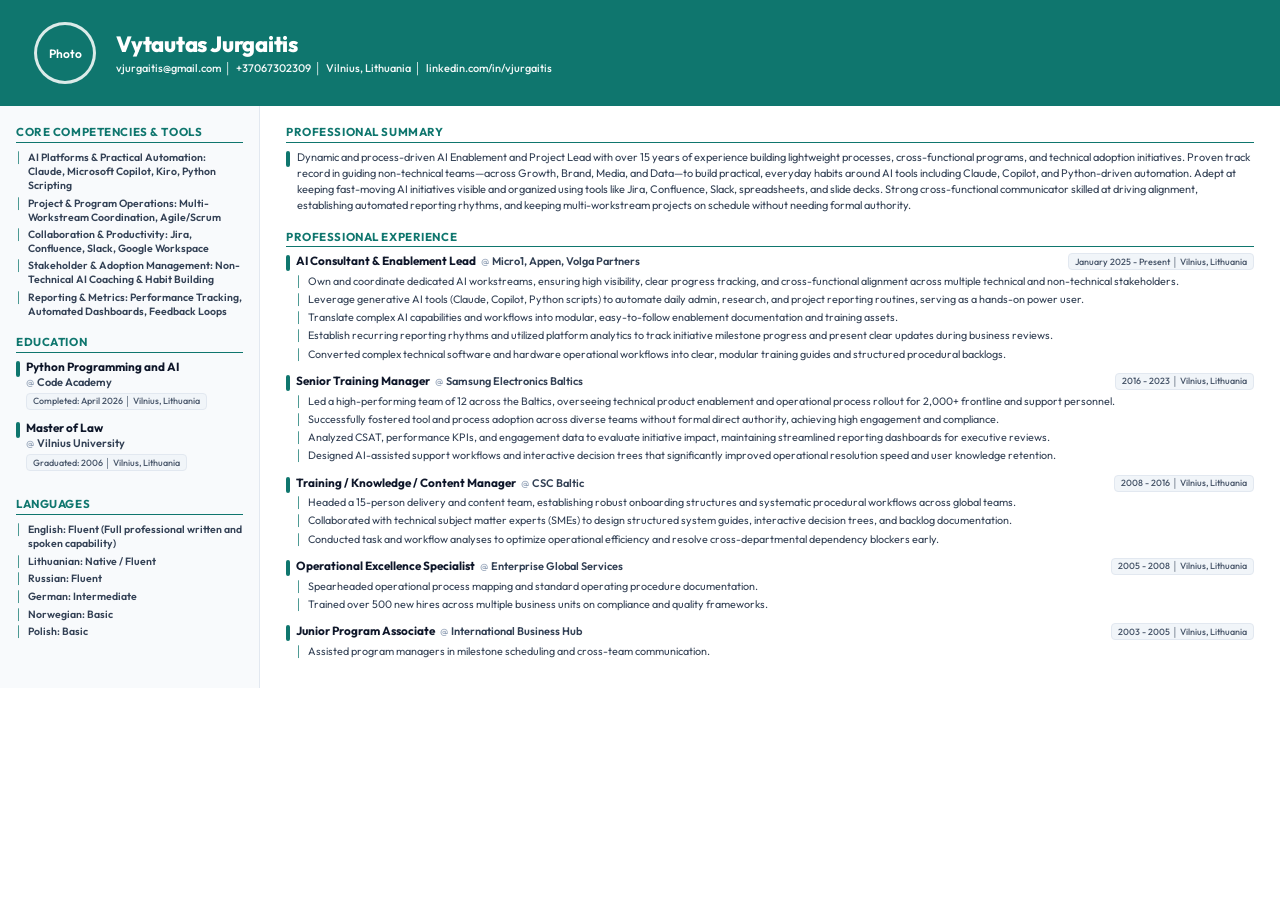
<file: scratch/out/test_B.html>
<!DOCTYPE html>
<html lang="en">
<head>
<meta charset="UTF-8">
<title>Vytautas Jurgaitis - Resume</title>
<style>
  @import url('https://fonts.googleapis.com/css2?family=Outfit:wght@300;400;500;600;700;800&display=swap');
  
  :root {
    --theme-accent: #0F766E;
  }
  
  * {
    box-sizing: border-box;
  }
  
  @page {
    size: A4 portrait;
    margin: 0;
  }
  
  body {
    margin: 0;
    padding: 0;
    font-family: 'Outfit', -apple-system, BlinkMacSystemFont, 'Segoe UI', Roboto, sans-serif;
    color: #1E293B;
    background-color: #FFFFFF;
    -webkit-print-color-adjust: exact;
    print-color-adjust: exact;
    width: 100%;
    height: 100%;
  }
  
  .cv-page-table {
    width: 100%;
    border-collapse: collapse;
    border-spacing: 0;
  }
  
  .cv-page-table > thead {
    display: table-header-group;
  }
  
  .cv-page-table > thead > tr > th {
    padding: 0;
    font-weight: normal;
    text-align: left;
  }
  
  .cv-page-table > tbody > tr > td {
    padding: 0;
    vertical-align: top;
  }
  
  .cv-header-banner {
    background: #0F766E;
    color: #FFFFFF;
    padding: 24px 36px;
    display: flex;
    align-items: center;
    gap: 22px;
    flex-shrink: 0;
    width: 100%;
  }
  
  .cv-photo-frame {
    width: 70px;
    height: 70px;
    border-radius: 9999px;
    border: 3px solid rgba(255, 255, 255, 0.85);
    object-fit: cover;
    flex-shrink: 0;
  }
  
  .cv-photo-frame-placeholder {
    width: 70px;
    height: 70px;
    border-radius: 9999px;
    border: 3px solid rgba(255, 255, 255, 0.85);
    display: flex;
    align-items: center;
    justify-content: center;
    flex-shrink: 0;
    background: rgba(0, 0, 0, 0.15);
  }
  
  .cv-name {
    font-size: 24px;
    font-weight: 800;
    color: #FFFFFF;
    margin: 0 0 4px 0;
    letter-spacing: -0.01em;
  }
  
  .cv-contact {
    font-size: 11.5px;
    color: rgba(255, 255, 255, 0.95);
    font-weight: 500;
    line-height: 1.4;
  }
  
  .cv-2col-layout {
    display: grid;
    grid-template-columns: 260px 1fr;
    width: 100%;
  }
  
  .cv-2col-sidebar {
    background-color: #F8FAFC;
    border-right: 1.5px solid #E2E8F0;
    padding: 20px 18px;
    display: flex;
    flex-direction: column;
    gap: 16px;
    height: 100%;
  }
  
  .cv-2col-main {
    padding: 20px 28px;
    display: flex;
    flex-direction: column;
    gap: 18px;
  }
  
  .cv-1col-layout {
    padding: 24px 36px;
    display: flex;
    flex-direction: column;
    gap: 18px;
  }
  
  .draggable-section {
    break-inside: auto;
  }
  
  .sec-header {
    border-bottom: 1.5px solid #0F766E;
    padding-bottom: 3px;
    margin-bottom: 8px;
    break-after: avoid;
  }
  
  .sec-title {
    font-size: 12px;
    font-weight: 700;
    letter-spacing: 0.05em;
    text-transform: uppercase;
    color: #0F766E;
    margin: 0;
  }
  
  /* Line Styles */
  .line-style-short .item-block,
  .line-style-short .text-sec {
    position: relative;
    padding-left: 11px;
  }
  .line-style-short .item-block::before,
  .line-style-short .text-sec::before {
    content: '';
    position: absolute;
    left: 0;
    top: 4px;
    width: 3.5px;
    height: 18px;
    background-color: #0F766E;
    border-radius: 9999px;
  }
  
  .line-style-full .item-block,
  .line-style-full .text-sec {
    border-left: 3px solid #0F766E;
    padding-left: 11px;
  }
  
  .line-style-none .item-block,
  .line-style-none .text-sec {
    padding-left: 2px;
  }
  
  .text-sec {
    font-size: 11.5px;
    color: #334155;
    line-height: 1.58;
    margin: 0;
  }
  
  .skill-item-row {
    display: flex;
    align-items: flex-start;
    gap: 6px;
    padding: 2px 0;
    break-inside: avoid;
  }
  
  .bullet-marker {
    color: #0F766E;
    font-weight: 700;
    font-size: 11.5px;
    flex-shrink: 0;
    line-height: 1.4;
  }
  
  .skill-chip {
    font-size: 11px;
    font-weight: 600;
    color: #334155;
    line-height: 1.4;
  }
  
  .item-block {
    margin-bottom: 12px;
    break-inside: auto;
  }
  
  .item-header {
    display: flex;
    justify-content: space-between;
    align-items: flex-start;
    gap: 6px;
    margin-bottom: 3px;
    flex-wrap: wrap;
    break-after: avoid;
    break-inside: avoid;
  }
  
  .item-titles {
    display: flex;
    align-items: baseline;
    gap: 5px;
    flex-wrap: wrap;
  }
  
  .item-subtitle-wrapper {
    display: inline-flex;
    align-items: baseline;
    gap: 3px;
  }
  
  .item-title {
    font-size: 12.5px;
    font-weight: 700;
    color: #0F172A;
  }
  
  .item-at {
    font-size: 11px;
    color: #94A3B8;
  }
  
  .item-sub-title {
    font-size: 11.5px;
    font-weight: 600;
    color: #334155;
  }
  
  .item-badge {
    font-size: 9.5px;
    background-color: #F1F5F9;
    color: #475569;
    padding: 2px 7px;
    border-radius: 4px;
    border: 1px solid #E2E8F0;
    font-weight: 500;
    max-width: 100%;
    white-space: normal;
    word-break: break-word;
    line-height: 1.35;
  }
  
  /* Sidebar Item Header & Badge specific handling */
  .cv-2col-sidebar .item-header {
    flex-direction: column;
    align-items: flex-start;
    gap: 2px;
  }
  
  .cv-2col-sidebar .item-titles {
    flex-direction: column;
    align-items: flex-start;
    gap: 1px;
  }
  
  .cv-2col-sidebar .item-badge {
    margin-top: 2px;
  }
  
  .bullets-container {
    margin-top: 4px;
    display: flex;
    flex-direction: column;
    gap: 2px;
  }
  
  .bullet-item {
    display: flex;
    align-items: flex-start;
    gap: 6px;
    margin: 1px 0;
    break-inside: avoid;
  }
  
  .bullet-text {
    font-size: 11px;
    color: #334155;
    line-height: 1.5;
  }
  
  /* 📄 Fit to 1 Page compact scaling rules */
  .fit-one-page .cv-header-banner { padding: 14px 28px; gap: 16px; }
  .fit-one-page .cv-photo-frame { width: 52px; height: 52px; }
  .fit-one-page .cv-photo-frame-placeholder { width: 52px; height: 52px; font-size: 11px; }
  .fit-one-page .cv-name { font-size: 20px; margin: 0 0 2px 0; }
  .fit-one-page .cv-contact { font-size: 10px; line-height: 1.3; }
  .fit-one-page .cv-2col-sidebar { padding: 12px 14px; gap: 9px; }
  .fit-one-page .cv-2col-main { padding: 12px 20px; gap: 10px; }
  .fit-one-page .sec-header { margin-bottom: 4px; padding-bottom: 2px; }
  .fit-one-page .sec-title { font-size: 10.5px; }
  .fit-one-page .text-sec { font-size: 10px; line-height: 1.38; }
  .fit-one-page .item-block { margin-bottom: 6px; padding-left: 9px; }
  .fit-one-page .item-block::before, .fit-one-page .text-sec::before { height: 14px; top: 2px; }
  .fit-one-page .item-title { font-size: 11px; }
  .fit-one-page .item-sub-title { font-size: 10px; }
  .fit-one-page .item-badge { font-size: 8.5px; padding: 1px 5px; }
  .fit-one-page .skill-item-row { padding: 1px 0; gap: 4px; }
  .fit-one-page .skill-chip { font-size: 9.5px; line-height: 1.3; }
  .fit-one-page .bullet-marker { font-size: 9.5px; }
  .fit-one-page .bullet-item { margin: 0; gap: 4px; }
  .fit-one-page .bullet-text { font-size: 9.5px; line-height: 1.35; }
  .fit-one-page .bullets-container { margin-top: 2px; gap: 1px; }
</style>

    <style>
    .fit-one-page .cv-header-banner { padding: 22px 34px; gap: 20px; }
    .fit-one-page .cv-photo-frame-placeholder { width: 62px; height: 62px; font-size: 12px; }
    .fit-one-page .cv-name { font-size: 22px; margin: 0 0 3px 0; }
    .fit-one-page .cv-contact { font-size: 11px; line-height: 1.35; }
    .fit-one-page .cv-2col-sidebar { padding: 18px 16px; gap: 15px; }
    .fit-one-page .cv-2col-main { padding: 18px 26px; gap: 15px; }
    .fit-one-page .sec-header { margin-bottom: 6px; padding-bottom: 2.5px; }
    .fit-one-page .sec-title { font-size: 11.5px; }
    .fit-one-page .text-sec { font-size: 11px; line-height: 1.48; }
    .fit-one-page .item-block { margin-bottom: 10px; padding-left: 10px; }
    .fit-one-page .item-block::before, .fit-one-page .text-sec::before { height: 16px; top: 2px; }
    .fit-one-page .item-title { font-size: 11.8px; }
    .fit-one-page .item-sub-title { font-size: 11px; }
    .fit-one-page .item-badge { font-size: 9px; padding: 1.5px 6px; }
    .fit-one-page .skill-item-row { padding: 1.5px 0; gap: 5px; }
    .fit-one-page .skill-chip { font-size: 10.5px; line-height: 1.35; }
    .fit-one-page .bullet-marker { font-size: 10.5px; }
    .fit-one-page .bullet-item { margin: 0.5px 0; gap: 5px; }
    .fit-one-page .bullet-text { font-size: 10.8px; line-height: 1.46; }
    .fit-one-page .bullets-container { margin-top: 3px; gap: 1.5px; }
    </style>
    </head>
<body class="fit-one-page theme-creative layout-2col line-style-short ">
  <table class="cv-page-table">
    <thead>
      <tr>
        <th>
          <div class="cv-header-banner">
            <div class="cv-photo-frame-placeholder" style="background:#0F766E;">
            <span style="color:white;font-size:12px;font-weight:600;">Photo</span>
        </div>
            <div style="flex:1;">
              <h1 class="cv-name">Vytautas Jurgaitis</h1>
              <div class="cv-contact">vjurgaitis@gmail.com &nbsp;│&nbsp; +37067302309 &nbsp;│&nbsp; Vilnius, Lithuania &nbsp;│&nbsp; linkedin.com/in/vjurgaitis</div>
            </div>
          </div>
        </th>
      </tr>
    </thead>
    <tbody>
      <tr>
        <td>
          
        <div class="cv-2col-layout">
            <div class="cv-2col-sidebar">
        <div class="draggable-section" data-type="list">
            <div class="sec-header">
                <h2 class="sec-title">Core Competencies & Tools</h2>
            </div>
            <div class="sec-content list-sec"><div class="skill-item-row"><span class="bullet-marker">│</span><span class="skill-chip">AI Platforms & Practical Automation: Claude, Microsoft Copilot, Kiro, Python Scripting</span></div><div class="skill-item-row"><span class="bullet-marker">│</span><span class="skill-chip">Project & Program Operations: Multi-Workstream Coordination, Agile/Scrum</span></div><div class="skill-item-row"><span class="bullet-marker">│</span><span class="skill-chip">Collaboration & Productivity: Jira, Confluence, Slack, Google Workspace</span></div><div class="skill-item-row"><span class="bullet-marker">│</span><span class="skill-chip">Stakeholder & Adoption Management: Non-Technical AI Coaching & Habit Building</span></div><div class="skill-item-row"><span class="bullet-marker">│</span><span class="skill-chip">Reporting & Metrics: Performance Tracking, Automated Dashboards, Feedback Loops</span></div></div>
        </div>
        
        <div class="draggable-section" data-type="education">
            <div class="sec-header">
                <h2 class="sec-title">Education</h2>
            </div>
            <div class="sec-content exp-sec">
                    <div class="item-block">
                        <div class="item-header">
                            <div class="item-titles">
                                <span class="item-title">Python Programming and AI</span>
                                <span class="item-subtitle-wrapper"><span class="item-at">@</span> <span class="item-sub-title">Code Academy</span></span>
                            </div>
                            <div class="item-badge">Completed: April 2026 │ Vilnius, Lithuania</div>
                        </div>
                        
                    </div>
                    
                    <div class="item-block">
                        <div class="item-header">
                            <div class="item-titles">
                                <span class="item-title">Master of Law</span>
                                <span class="item-subtitle-wrapper"><span class="item-at">@</span> <span class="item-sub-title">Vilnius University</span></span>
                            </div>
                            <div class="item-badge">Graduated: 2006 │ Vilnius, Lithuania</div>
                        </div>
                        
                    </div>
                    </div>
        </div>
        
        <div class="draggable-section" data-type="list">
            <div class="sec-header">
                <h2 class="sec-title">Languages</h2>
            </div>
            <div class="sec-content list-sec"><div class="skill-item-row"><span class="bullet-marker">│</span><span class="skill-chip">English: Fluent (Full professional written and spoken capability)</span></div><div class="skill-item-row"><span class="bullet-marker">│</span><span class="skill-chip">Lithuanian: Native / Fluent</span></div><div class="skill-item-row"><span class="bullet-marker">│</span><span class="skill-chip">Russian: Fluent</span></div><div class="skill-item-row"><span class="bullet-marker">│</span><span class="skill-chip">German: Intermediate</span></div><div class="skill-item-row"><span class="bullet-marker">│</span><span class="skill-chip">Norwegian: Basic</span></div><div class="skill-item-row"><span class="bullet-marker">│</span><span class="skill-chip">Polish: Basic</span></div></div>
        </div>
        </div>
            <div class="cv-2col-main">
        <div class="draggable-section" data-type="text">
            <div class="sec-header">
                <h2 class="sec-title">Professional Summary</h2>
            </div>
            <div class="sec-content text-sec">Dynamic and process-driven AI Enablement and Project Lead with over 15 years of experience building lightweight processes, cross-functional programs, and technical adoption initiatives. Proven track record in guiding non-technical teams—across Growth, Brand, Media, and Data—to build practical, everyday habits around AI tools including Claude, Copilot, and Python-driven automation. Adept at keeping fast-moving AI initiatives visible and organized using tools like Jira, Confluence, Slack, spreadsheets, and slide decks. Strong cross-functional communicator skilled at driving alignment, establishing automated reporting rhythms, and keeping multi-workstream projects on schedule without needing formal authority.</div>
        </div>
        
        <div class="draggable-section" data-type="experience">
            <div class="sec-header">
                <h2 class="sec-title">Professional Experience</h2>
            </div>
            <div class="sec-content exp-sec">
                    <div class="item-block">
                        <div class="item-header">
                            <div class="item-titles">
                                <span class="item-title">AI Consultant & Enablement Lead</span>
                                <span class="item-subtitle-wrapper"><span class="item-at">@</span> <span class="item-sub-title">Micro1, Appen, Volga Partners</span></span>
                            </div>
                            <div class="item-badge">January 2025 - Present │ Vilnius, Lithuania</div>
                        </div>
                        <div class="bullets-container"><div class="bullet-item"><span class="bullet-marker">│</span><span class="bullet-text">Own and coordinate dedicated AI workstreams, ensuring high visibility, clear progress tracking, and cross-functional alignment across multiple technical and non-technical stakeholders.</span></div><div class="bullet-item"><span class="bullet-marker">│</span><span class="bullet-text">Leverage generative AI tools (Claude, Copilot, Python scripts) to automate daily admin, research, and project reporting routines, serving as a hands-on power user.</span></div><div class="bullet-item"><span class="bullet-marker">│</span><span class="bullet-text">Translate complex AI capabilities and workflows into modular, easy-to-follow enablement documentation and training assets.</span></div><div class="bullet-item"><span class="bullet-marker">│</span><span class="bullet-text">Establish recurring reporting rhythms and utilized platform analytics to track initiative milestone progress and present clear updates during business reviews.</span></div><div class="bullet-item"><span class="bullet-marker">│</span><span class="bullet-text">Converted complex technical software and hardware operational workflows into clear, modular training guides and structured procedural backlogs.</span></div></div>
                    </div>
                    
                    <div class="item-block">
                        <div class="item-header">
                            <div class="item-titles">
                                <span class="item-title">Senior Training Manager</span>
                                <span class="item-subtitle-wrapper"><span class="item-at">@</span> <span class="item-sub-title">Samsung Electronics Baltics</span></span>
                            </div>
                            <div class="item-badge">2016 - 2023 │ Vilnius, Lithuania</div>
                        </div>
                        <div class="bullets-container"><div class="bullet-item"><span class="bullet-marker">│</span><span class="bullet-text">Led a high-performing team of 12 across the Baltics, overseeing technical product enablement and operational process rollout for 2,000+ frontline and support personnel.</span></div><div class="bullet-item"><span class="bullet-marker">│</span><span class="bullet-text">Successfully fostered tool and process adoption across diverse teams without formal direct authority, achieving high engagement and compliance.</span></div><div class="bullet-item"><span class="bullet-marker">│</span><span class="bullet-text">Analyzed CSAT, performance KPIs, and engagement data to evaluate initiative impact, maintaining streamlined reporting dashboards for executive reviews.</span></div><div class="bullet-item"><span class="bullet-marker">│</span><span class="bullet-text">Designed AI-assisted support workflows and interactive decision trees that significantly improved operational resolution speed and user knowledge retention.</span></div></div>
                    </div>
                    
                    <div class="item-block">
                        <div class="item-header">
                            <div class="item-titles">
                                <span class="item-title">Training / Knowledge / Content Manager</span>
                                <span class="item-subtitle-wrapper"><span class="item-at">@</span> <span class="item-sub-title">CSC Baltic</span></span>
                            </div>
                            <div class="item-badge">2008 - 2016 │ Vilnius, Lithuania</div>
                        </div>
                        <div class="bullets-container"><div class="bullet-item"><span class="bullet-marker">│</span><span class="bullet-text">Headed a 15-person delivery and content team, establishing robust onboarding structures and systematic procedural workflows across global teams.</span></div><div class="bullet-item"><span class="bullet-marker">│</span><span class="bullet-text">Collaborated with technical subject matter experts (SMEs) to design structured system guides, interactive decision trees, and backlog documentation.</span></div><div class="bullet-item"><span class="bullet-marker">│</span><span class="bullet-text">Conducted task and workflow analyses to optimize operational efficiency and resolve cross-departmental dependency blockers early.</span></div></div>
                    </div>
                    
                    <div class="item-block">
                        <div class="item-header">
                            <div class="item-titles">
                                <span class="item-title">Operational Excellence Specialist</span>
                                <span class="item-subtitle-wrapper"><span class="item-at">@</span> <span class="item-sub-title">Enterprise Global Services</span></span>
                            </div>
                            <div class="item-badge">2005 - 2008 │ Vilnius, Lithuania</div>
                        </div>
                        <div class="bullets-container"><div class="bullet-item"><span class="bullet-marker">│</span><span class="bullet-text">Spearheaded operational process mapping and standard operating procedure documentation.</span></div><div class="bullet-item"><span class="bullet-marker">│</span><span class="bullet-text">Trained over 500 new hires across multiple business units on compliance and quality frameworks.</span></div></div>
                    </div>
                    
                    <div class="item-block">
                        <div class="item-header">
                            <div class="item-titles">
                                <span class="item-title">Junior Program Associate</span>
                                <span class="item-subtitle-wrapper"><span class="item-at">@</span> <span class="item-sub-title">International Business Hub</span></span>
                            </div>
                            <div class="item-badge">2003 - 2005 │ Vilnius, Lithuania</div>
                        </div>
                        <div class="bullets-container"><div class="bullet-item"><span class="bullet-marker">│</span><span class="bullet-text">Assisted program managers in milestone scheduling and cross-team communication.</span></div></div>
                    </div>
                    </div>
        </div>
        </div>
        </div>
        
        </td>
      </tr>
    </tbody>
  </table>
</body>
</html>
</file>
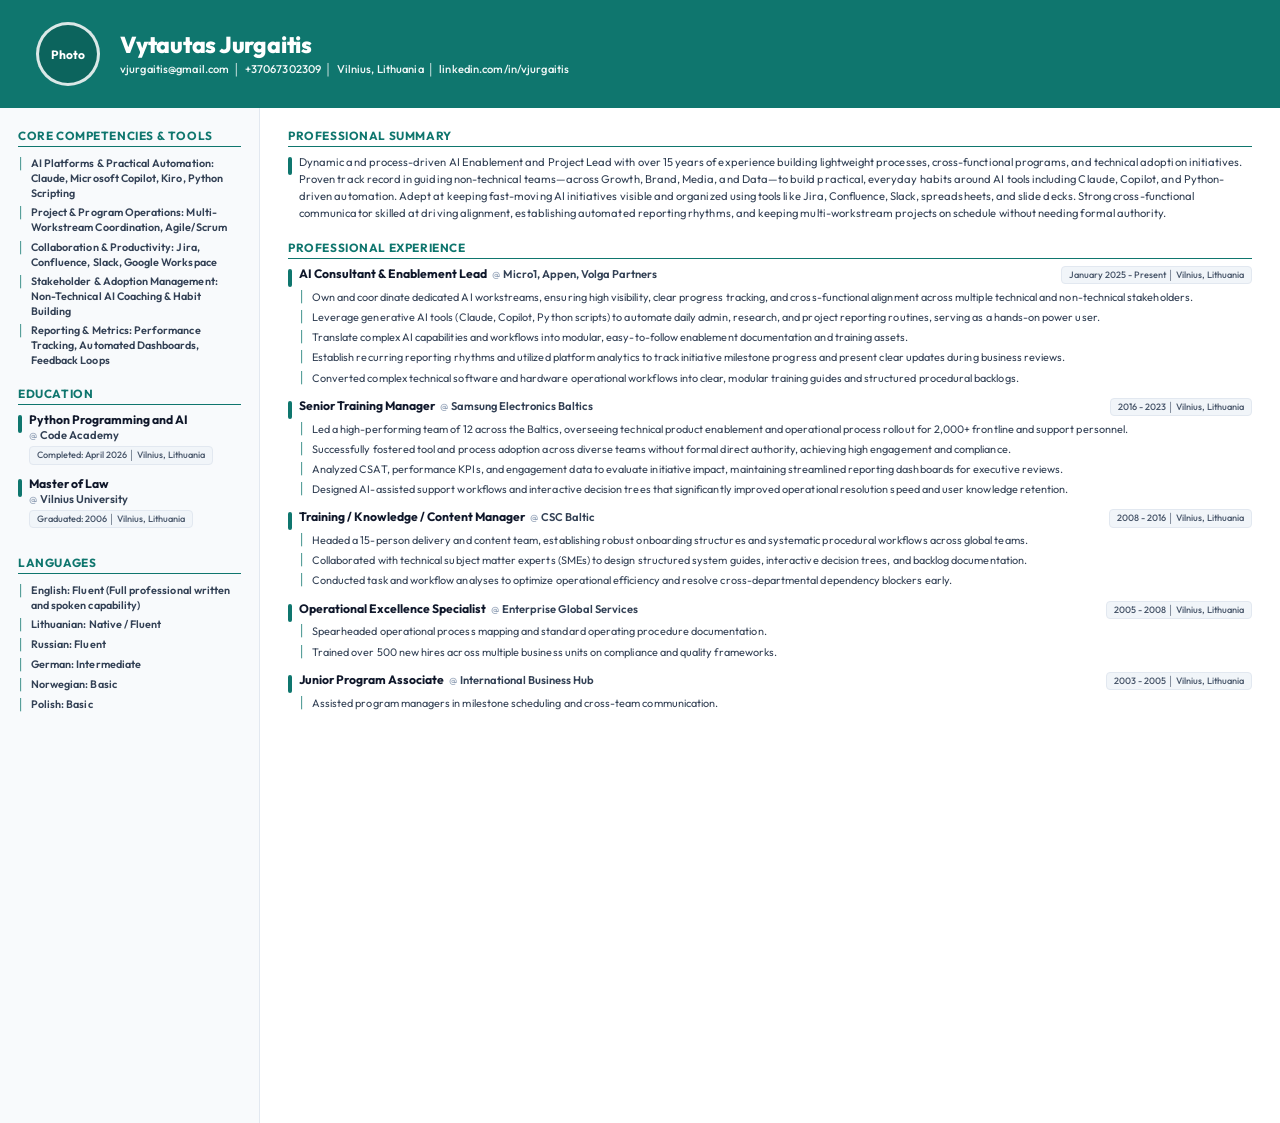
<file: scratch/out/test_bottom_fill.html>
<!DOCTYPE html>
<html>
<head>
<meta charset="UTF-8">
<style>
@import url('https://fonts.googleapis.com/css2?family=Outfit:wght@300;400;500;600;700;800&display=swap');
@page { size: A4 portrait; margin: 0; }
* { box-sizing: border-box; }
html, body { margin: 0; padding: 0; font-family: 'Outfit', sans-serif; -webkit-print-color-adjust: exact; print-color-adjust: exact; background: #FFFFFF; width: 100%; height: 100%; min-height: 100%; }
.cv-page-table { width: 100%; height: 100%; min-height: 297mm; border-collapse: collapse; border-spacing: 0; }
.cv-page-table > thead { display: table-header-group; }
.cv-page-table > thead > tr > th { padding: 0; font-weight: normal; text-align: left; }
.cv-page-table > tbody > tr > td { padding: 0; vertical-align: top; height: 100%; }
.cv-header-banner { background: #0F766E; color: white; padding: 22px 36px; display: flex; align-items: center; gap: 20px; flex-shrink: 0; width: 100%; }
.cv-photo-frame-placeholder { width: 64px; height: 64px; border-radius: 9999px; border: 3px solid rgba(255,255,255,0.85); display: flex; align-items: center; justify-content: center; background: rgba(0,0,0,0.15); color: white; font-weight: 700; font-size: 12px; flex-shrink: 0; }
.cv-name { font-size: 23px; font-weight: 800; color: #FFFFFF; margin: 0 0 3px 0; letter-spacing: -0.01em; }
.cv-contact { font-size: 11.2px; color: rgba(255, 255, 255, 0.95); font-weight: 500; line-height: 1.4; letter-spacing: 0.01em; }

.cv-2col-layout { display: grid; grid-template-columns: 260px 1fr; width: 100%; min-height: calc(297mm - 110px); height: 100%; }
.cv-2col-sidebar { background-color: #F8FAFC; border-right: 1.5px solid #E2E8F0; padding: 20px 18px; display: flex; flex-direction: column; gap: 16px; min-height: 100%; height: 100%; }
.cv-2col-main { padding: 20px 28px; display: flex; flex-direction: column; gap: 18px; }
.sec-header { border-bottom: 1.5px solid #0F766E; padding-bottom: 3px; margin-bottom: 7px; break-after: avoid; }
.sec-title { font-size: 11.8px; font-weight: 700; letter-spacing: 0.05em; text-transform: uppercase; color: #0F766E; margin: 0; }
.item-block, .text-sec { position: relative; padding-left: 11px; }
.item-block::before, .text-sec::before { content: ''; position: absolute; left: 0; top: 3px; width: 3.5px; height: 18px; background-color: #0F766E; border-radius: 9999px; }
.text-sec { font-size: 11.2px; color: #334155; line-height: 1.52; letter-spacing: 0.005em; margin: 0; }
.skill-item-row { display: flex; align-items: flex-start; gap: 6px; padding: 2px 0; break-inside: avoid; }
.bullet-marker { color: #0F766E; font-weight: 700; font-size: 11px; flex-shrink: 0; line-height: 1.45; }
.skill-chip { font-size: 10.8px; font-weight: 600; color: #334155; line-height: 1.4; letter-spacing: 0.005em; }
.item-block { margin-bottom: 11px; break-inside: auto; }
.item-header { display: flex; justify-content: space-between; align-items: flex-start; gap: 6px; margin-bottom: 3px; flex-wrap: wrap; break-after: avoid; break-inside: avoid; }
.item-titles { display: flex; align-items: baseline; gap: 5px; flex-wrap: wrap; }
.item-subtitle-wrapper { display: inline-flex; align-items: baseline; gap: 3px; }
.item-title { font-size: 12.2px; font-weight: 700; color: #0F172A; }
.item-at { font-size: 11px; color: #94A3B8; }
.item-sub-title { font-size: 11.2px; font-weight: 600; color: #334155; }
.item-badge { font-size: 9.2px; background-color: #F1F5F9; color: #475569; padding: 2px 7px; border-radius: 4px; border: 1px solid #E2E8F0; font-weight: 500; max-width: 100%; white-space: normal; word-break: break-word; line-height: 1.35; }
.cv-2col-sidebar .item-header { flex-direction: column; align-items: flex-start; gap: 2px; }
.cv-2col-sidebar .item-titles { flex-direction: column; align-items: flex-start; gap: 1px; }
.cv-2col-sidebar .item-badge { margin-top: 2px; }
.bullets-container { margin-top: 3.5px; display: flex; flex-direction: column; gap: 2px; }
.bullet-item { display: flex; align-items: flex-start; gap: 6px; margin: 1px 0; break-inside: avoid; }
.bullet-text { font-size: 10.9px; color: #334155; line-height: 1.48; letter-spacing: 0.005em; }
</style>
</head>
<body class="theme-creative">
<table class="cv-page-table">
  <thead>
    <tr>
      <th>
        <div class="cv-header-banner">
            <div class="cv-photo-frame-placeholder">Photo</div>
            <div style="flex:1;">
                <h1 class="cv-name">Vytautas Jurgaitis</h1>
                <div class="cv-contact">vjurgaitis@gmail.com &nbsp;│&nbsp; +37067302309 &nbsp;│&nbsp; Vilnius, Lithuania &nbsp;│&nbsp; linkedin.com/in/vjurgaitis</div>
            </div>
        </div>
      </th>
    </tr>
  </thead>
  <tbody>
    <tr>
      <td>
        <div class="cv-2col-layout">
            <div class="cv-2col-sidebar">
        <div class="draggable-section">
            <div class="sec-header"><h2 class="sec-title">Core Competencies & Tools</h2></div>
            <div class="sec-content list-sec"><div class="skill-item-row"><span class="bullet-marker">│</span><span class="skill-chip">AI Platforms & Practical Automation: Claude, Microsoft Copilot, Kiro, Python Scripting</span></div><div class="skill-item-row"><span class="bullet-marker">│</span><span class="skill-chip">Project & Program Operations: Multi-Workstream Coordination, Agile/Scrum</span></div><div class="skill-item-row"><span class="bullet-marker">│</span><span class="skill-chip">Collaboration & Productivity: Jira, Confluence, Slack, Google Workspace</span></div><div class="skill-item-row"><span class="bullet-marker">│</span><span class="skill-chip">Stakeholder & Adoption Management: Non-Technical AI Coaching & Habit Building</span></div><div class="skill-item-row"><span class="bullet-marker">│</span><span class="skill-chip">Reporting & Metrics: Performance Tracking, Automated Dashboards, Feedback Loops</span></div></div>
        </div>
        
        <div class="draggable-section">
            <div class="sec-header"><h2 class="sec-title">Education</h2></div>
            <div class="sec-content exp-sec">
                <div class="item-block">
                    <div class="item-header">
                        <div class="item-titles">
                            <span class="item-title">Python Programming and AI</span>
                            <span class="item-subtitle-wrapper"><span class="item-at">@</span> <span class="item-sub-title">Code Academy</span></span>
                        </div>
                        <div class="item-badge">Completed: April 2026 │ Vilnius, Lithuania</div>
                    </div>
                    
                </div>
                
                <div class="item-block">
                    <div class="item-header">
                        <div class="item-titles">
                            <span class="item-title">Master of Law</span>
                            <span class="item-subtitle-wrapper"><span class="item-at">@</span> <span class="item-sub-title">Vilnius University</span></span>
                        </div>
                        <div class="item-badge">Graduated: 2006 │ Vilnius, Lithuania</div>
                    </div>
                    
                </div>
                </div>
        </div>
        
        <div class="draggable-section">
            <div class="sec-header"><h2 class="sec-title">Languages</h2></div>
            <div class="sec-content list-sec"><div class="skill-item-row"><span class="bullet-marker">│</span><span class="skill-chip">English: Fluent (Full professional written and spoken capability)</span></div><div class="skill-item-row"><span class="bullet-marker">│</span><span class="skill-chip">Lithuanian: Native / Fluent</span></div><div class="skill-item-row"><span class="bullet-marker">│</span><span class="skill-chip">Russian: Fluent</span></div><div class="skill-item-row"><span class="bullet-marker">│</span><span class="skill-chip">German: Intermediate</span></div><div class="skill-item-row"><span class="bullet-marker">│</span><span class="skill-chip">Norwegian: Basic</span></div><div class="skill-item-row"><span class="bullet-marker">│</span><span class="skill-chip">Polish: Basic</span></div></div>
        </div>
        </div>
            <div class="cv-2col-main">
        <div class="draggable-section">
            <div class="sec-header"><h2 class="sec-title">Professional Summary</h2></div>
            <div class="sec-content text-sec">Dynamic and process-driven AI Enablement and Project Lead with over 15 years of experience building lightweight processes, cross-functional programs, and technical adoption initiatives. Proven track record in guiding non-technical teams—across Growth, Brand, Media, and Data—to build practical, everyday habits around AI tools including Claude, Copilot, and Python-driven automation. Adept at keeping fast-moving AI initiatives visible and organized using tools like Jira, Confluence, Slack, spreadsheets, and slide decks. Strong cross-functional communicator skilled at driving alignment, establishing automated reporting rhythms, and keeping multi-workstream projects on schedule without needing formal authority.</div>
        </div>
        
        <div class="draggable-section">
            <div class="sec-header"><h2 class="sec-title">Professional Experience</h2></div>
            <div class="sec-content exp-sec">
                <div class="item-block">
                    <div class="item-header">
                        <div class="item-titles">
                            <span class="item-title">AI Consultant & Enablement Lead</span>
                            <span class="item-subtitle-wrapper"><span class="item-at">@</span> <span class="item-sub-title">Micro1, Appen, Volga Partners</span></span>
                        </div>
                        <div class="item-badge">January 2025 - Present │ Vilnius, Lithuania</div>
                    </div>
                    <div class="bullets-container"><div class="bullet-item"><span class="bullet-marker">│</span><span class="bullet-text">Own and coordinate dedicated AI workstreams, ensuring high visibility, clear progress tracking, and cross-functional alignment across multiple technical and non-technical stakeholders.</span></div><div class="bullet-item"><span class="bullet-marker">│</span><span class="bullet-text">Leverage generative AI tools (Claude, Copilot, Python scripts) to automate daily admin, research, and project reporting routines, serving as a hands-on power user.</span></div><div class="bullet-item"><span class="bullet-marker">│</span><span class="bullet-text">Translate complex AI capabilities and workflows into modular, easy-to-follow enablement documentation and training assets.</span></div><div class="bullet-item"><span class="bullet-marker">│</span><span class="bullet-text">Establish recurring reporting rhythms and utilized platform analytics to track initiative milestone progress and present clear updates during business reviews.</span></div><div class="bullet-item"><span class="bullet-marker">│</span><span class="bullet-text">Converted complex technical software and hardware operational workflows into clear, modular training guides and structured procedural backlogs.</span></div></div>
                </div>
                
                <div class="item-block">
                    <div class="item-header">
                        <div class="item-titles">
                            <span class="item-title">Senior Training Manager</span>
                            <span class="item-subtitle-wrapper"><span class="item-at">@</span> <span class="item-sub-title">Samsung Electronics Baltics</span></span>
                        </div>
                        <div class="item-badge">2016 - 2023 │ Vilnius, Lithuania</div>
                    </div>
                    <div class="bullets-container"><div class="bullet-item"><span class="bullet-marker">│</span><span class="bullet-text">Led a high-performing team of 12 across the Baltics, overseeing technical product enablement and operational process rollout for 2,000+ frontline and support personnel.</span></div><div class="bullet-item"><span class="bullet-marker">│</span><span class="bullet-text">Successfully fostered tool and process adoption across diverse teams without formal direct authority, achieving high engagement and compliance.</span></div><div class="bullet-item"><span class="bullet-marker">│</span><span class="bullet-text">Analyzed CSAT, performance KPIs, and engagement data to evaluate initiative impact, maintaining streamlined reporting dashboards for executive reviews.</span></div><div class="bullet-item"><span class="bullet-marker">│</span><span class="bullet-text">Designed AI-assisted support workflows and interactive decision trees that significantly improved operational resolution speed and user knowledge retention.</span></div></div>
                </div>
                
                <div class="item-block">
                    <div class="item-header">
                        <div class="item-titles">
                            <span class="item-title">Training / Knowledge / Content Manager</span>
                            <span class="item-subtitle-wrapper"><span class="item-at">@</span> <span class="item-sub-title">CSC Baltic</span></span>
                        </div>
                        <div class="item-badge">2008 - 2016 │ Vilnius, Lithuania</div>
                    </div>
                    <div class="bullets-container"><div class="bullet-item"><span class="bullet-marker">│</span><span class="bullet-text">Headed a 15-person delivery and content team, establishing robust onboarding structures and systematic procedural workflows across global teams.</span></div><div class="bullet-item"><span class="bullet-marker">│</span><span class="bullet-text">Collaborated with technical subject matter experts (SMEs) to design structured system guides, interactive decision trees, and backlog documentation.</span></div><div class="bullet-item"><span class="bullet-marker">│</span><span class="bullet-text">Conducted task and workflow analyses to optimize operational efficiency and resolve cross-departmental dependency blockers early.</span></div></div>
                </div>
                
                <div class="item-block">
                    <div class="item-header">
                        <div class="item-titles">
                            <span class="item-title">Operational Excellence Specialist</span>
                            <span class="item-subtitle-wrapper"><span class="item-at">@</span> <span class="item-sub-title">Enterprise Global Services</span></span>
                        </div>
                        <div class="item-badge">2005 - 2008 │ Vilnius, Lithuania</div>
                    </div>
                    <div class="bullets-container"><div class="bullet-item"><span class="bullet-marker">│</span><span class="bullet-text">Spearheaded operational process mapping and standard operating procedure documentation.</span></div><div class="bullet-item"><span class="bullet-marker">│</span><span class="bullet-text">Trained over 500 new hires across multiple business units on compliance and quality frameworks.</span></div></div>
                </div>
                
                <div class="item-block">
                    <div class="item-header">
                        <div class="item-titles">
                            <span class="item-title">Junior Program Associate</span>
                            <span class="item-subtitle-wrapper"><span class="item-at">@</span> <span class="item-sub-title">International Business Hub</span></span>
                        </div>
                        <div class="item-badge">2003 - 2005 │ Vilnius, Lithuania</div>
                    </div>
                    <div class="bullets-container"><div class="bullet-item"><span class="bullet-marker">│</span><span class="bullet-text">Assisted program managers in milestone scheduling and cross-team communication.</span></div></div>
                </div>
                </div>
        </div>
        </div>
        </div>
      </td>
    </tr>
  </tbody>
</table>
</body>
</html>
</file>
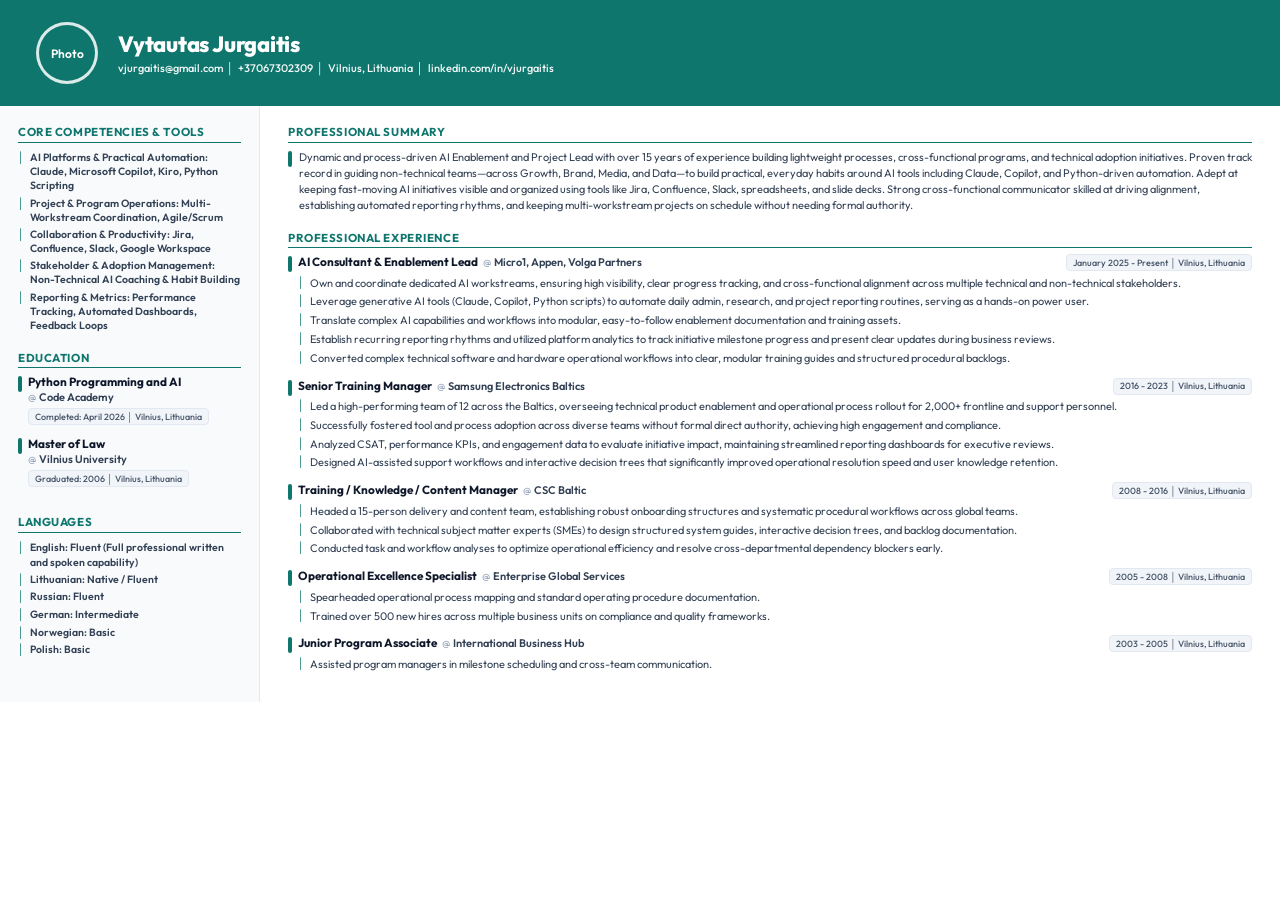
<file: scratch/out/test_C.html>
<!DOCTYPE html>
<html lang="en">
<head>
<meta charset="UTF-8">
<title>Vytautas Jurgaitis - Resume</title>
<style>
  @import url('https://fonts.googleapis.com/css2?family=Outfit:wght@300;400;500;600;700;800&display=swap');
  
  :root {
    --theme-accent: #0F766E;
  }
  
  * {
    box-sizing: border-box;
  }
  
  @page {
    size: A4 portrait;
    margin: 0;
  }
  
  body {
    margin: 0;
    padding: 0;
    font-family: 'Outfit', -apple-system, BlinkMacSystemFont, 'Segoe UI', Roboto, sans-serif;
    color: #1E293B;
    background-color: #FFFFFF;
    -webkit-print-color-adjust: exact;
    print-color-adjust: exact;
    width: 100%;
    height: 100%;
  }
  
  .cv-page-table {
    width: 100%;
    border-collapse: collapse;
    border-spacing: 0;
  }
  
  .cv-page-table > thead {
    display: table-header-group;
  }
  
  .cv-page-table > thead > tr > th {
    padding: 0;
    font-weight: normal;
    text-align: left;
  }
  
  .cv-page-table > tbody > tr > td {
    padding: 0;
    vertical-align: top;
  }
  
  .cv-header-banner {
    background: #0F766E;
    color: #FFFFFF;
    padding: 24px 36px;
    display: flex;
    align-items: center;
    gap: 22px;
    flex-shrink: 0;
    width: 100%;
  }
  
  .cv-photo-frame {
    width: 70px;
    height: 70px;
    border-radius: 9999px;
    border: 3px solid rgba(255, 255, 255, 0.85);
    object-fit: cover;
    flex-shrink: 0;
  }
  
  .cv-photo-frame-placeholder {
    width: 70px;
    height: 70px;
    border-radius: 9999px;
    border: 3px solid rgba(255, 255, 255, 0.85);
    display: flex;
    align-items: center;
    justify-content: center;
    flex-shrink: 0;
    background: rgba(0, 0, 0, 0.15);
  }
  
  .cv-name {
    font-size: 24px;
    font-weight: 800;
    color: #FFFFFF;
    margin: 0 0 4px 0;
    letter-spacing: -0.01em;
  }
  
  .cv-contact {
    font-size: 11.5px;
    color: rgba(255, 255, 255, 0.95);
    font-weight: 500;
    line-height: 1.4;
  }
  
  .cv-2col-layout {
    display: grid;
    grid-template-columns: 260px 1fr;
    width: 100%;
  }
  
  .cv-2col-sidebar {
    background-color: #F8FAFC;
    border-right: 1.5px solid #E2E8F0;
    padding: 20px 18px;
    display: flex;
    flex-direction: column;
    gap: 16px;
    height: 100%;
  }
  
  .cv-2col-main {
    padding: 20px 28px;
    display: flex;
    flex-direction: column;
    gap: 18px;
  }
  
  .cv-1col-layout {
    padding: 24px 36px;
    display: flex;
    flex-direction: column;
    gap: 18px;
  }
  
  .draggable-section {
    break-inside: auto;
  }
  
  .sec-header {
    border-bottom: 1.5px solid #0F766E;
    padding-bottom: 3px;
    margin-bottom: 8px;
    break-after: avoid;
  }
  
  .sec-title {
    font-size: 12px;
    font-weight: 700;
    letter-spacing: 0.05em;
    text-transform: uppercase;
    color: #0F766E;
    margin: 0;
  }
  
  /* Line Styles */
  .line-style-short .item-block,
  .line-style-short .text-sec {
    position: relative;
    padding-left: 11px;
  }
  .line-style-short .item-block::before,
  .line-style-short .text-sec::before {
    content: '';
    position: absolute;
    left: 0;
    top: 4px;
    width: 3.5px;
    height: 18px;
    background-color: #0F766E;
    border-radius: 9999px;
  }
  
  .line-style-full .item-block,
  .line-style-full .text-sec {
    border-left: 3px solid #0F766E;
    padding-left: 11px;
  }
  
  .line-style-none .item-block,
  .line-style-none .text-sec {
    padding-left: 2px;
  }
  
  .text-sec {
    font-size: 11.5px;
    color: #334155;
    line-height: 1.58;
    margin: 0;
  }
  
  .skill-item-row {
    display: flex;
    align-items: flex-start;
    gap: 6px;
    padding: 2px 0;
    break-inside: avoid;
  }
  
  .bullet-marker {
    color: #0F766E;
    font-weight: 700;
    font-size: 11.5px;
    flex-shrink: 0;
    line-height: 1.4;
  }
  
  .skill-chip {
    font-size: 11px;
    font-weight: 600;
    color: #334155;
    line-height: 1.4;
  }
  
  .item-block {
    margin-bottom: 12px;
    break-inside: auto;
  }
  
  .item-header {
    display: flex;
    justify-content: space-between;
    align-items: flex-start;
    gap: 6px;
    margin-bottom: 3px;
    flex-wrap: wrap;
    break-after: avoid;
    break-inside: avoid;
  }
  
  .item-titles {
    display: flex;
    align-items: baseline;
    gap: 5px;
    flex-wrap: wrap;
  }
  
  .item-subtitle-wrapper {
    display: inline-flex;
    align-items: baseline;
    gap: 3px;
  }
  
  .item-title {
    font-size: 12.5px;
    font-weight: 700;
    color: #0F172A;
  }
  
  .item-at {
    font-size: 11px;
    color: #94A3B8;
  }
  
  .item-sub-title {
    font-size: 11.5px;
    font-weight: 600;
    color: #334155;
  }
  
  .item-badge {
    font-size: 9.5px;
    background-color: #F1F5F9;
    color: #475569;
    padding: 2px 7px;
    border-radius: 4px;
    border: 1px solid #E2E8F0;
    font-weight: 500;
    max-width: 100%;
    white-space: normal;
    word-break: break-word;
    line-height: 1.35;
  }
  
  /* Sidebar Item Header & Badge specific handling */
  .cv-2col-sidebar .item-header {
    flex-direction: column;
    align-items: flex-start;
    gap: 2px;
  }
  
  .cv-2col-sidebar .item-titles {
    flex-direction: column;
    align-items: flex-start;
    gap: 1px;
  }
  
  .cv-2col-sidebar .item-badge {
    margin-top: 2px;
  }
  
  .bullets-container {
    margin-top: 4px;
    display: flex;
    flex-direction: column;
    gap: 2px;
  }
  
  .bullet-item {
    display: flex;
    align-items: flex-start;
    gap: 6px;
    margin: 1px 0;
    break-inside: avoid;
  }
  
  .bullet-text {
    font-size: 11px;
    color: #334155;
    line-height: 1.5;
  }
  
  /* 📄 Fit to 1 Page compact scaling rules */
  .fit-one-page .cv-header-banner { padding: 14px 28px; gap: 16px; }
  .fit-one-page .cv-photo-frame { width: 52px; height: 52px; }
  .fit-one-page .cv-photo-frame-placeholder { width: 52px; height: 52px; font-size: 11px; }
  .fit-one-page .cv-name { font-size: 20px; margin: 0 0 2px 0; }
  .fit-one-page .cv-contact { font-size: 10px; line-height: 1.3; }
  .fit-one-page .cv-2col-sidebar { padding: 12px 14px; gap: 9px; }
  .fit-one-page .cv-2col-main { padding: 12px 20px; gap: 10px; }
  .fit-one-page .sec-header { margin-bottom: 4px; padding-bottom: 2px; }
  .fit-one-page .sec-title { font-size: 10.5px; }
  .fit-one-page .text-sec { font-size: 10px; line-height: 1.38; }
  .fit-one-page .item-block { margin-bottom: 6px; padding-left: 9px; }
  .fit-one-page .item-block::before, .fit-one-page .text-sec::before { height: 14px; top: 2px; }
  .fit-one-page .item-title { font-size: 11px; }
  .fit-one-page .item-sub-title { font-size: 10px; }
  .fit-one-page .item-badge { font-size: 8.5px; padding: 1px 5px; }
  .fit-one-page .skill-item-row { padding: 1px 0; gap: 4px; }
  .fit-one-page .skill-chip { font-size: 9.5px; line-height: 1.3; }
  .fit-one-page .bullet-marker { font-size: 9.5px; }
  .fit-one-page .bullet-item { margin: 0; gap: 4px; }
  .fit-one-page .bullet-text { font-size: 9.5px; line-height: 1.35; }
  .fit-one-page .bullets-container { margin-top: 2px; gap: 1px; }
</style>

    <style>
    .fit-one-page .cv-header-banner { padding: 22px 36px; gap: 20px; }
    .fit-one-page .cv-photo-frame-placeholder { width: 62px; height: 62px; font-size: 12px; }
    .fit-one-page .cv-name { font-size: 22px; margin: 0 0 3px 0; }
    .fit-one-page .cv-contact { font-size: 11px; line-height: 1.35; }
    .fit-one-page .cv-2col-sidebar { padding: 18px 18px; gap: 16px; }
    .fit-one-page .cv-2col-main { padding: 18px 28px; gap: 16px; }
    .fit-one-page .sec-header { margin-bottom: 6px; padding-bottom: 2.5px; }
    .fit-one-page .sec-title { font-size: 11.5px; }
    .fit-one-page .text-sec { font-size: 11px; line-height: 1.48; }
    .fit-one-page .item-block { margin-bottom: 11px; padding-left: 10px; }
    .fit-one-page .item-block::before, .fit-one-page .text-sec::before { height: 16px; top: 2px; }
    .fit-one-page .item-title { font-size: 11.8px; }
    .fit-one-page .item-sub-title { font-size: 11px; }
    .fit-one-page .item-badge { font-size: 9px; padding: 1.5px 6px; }
    .fit-one-page .skill-item-row { padding: 1.5px 0; gap: 5px; }
    .fit-one-page .skill-chip { font-size: 10.5px; line-height: 1.35; }
    .fit-one-page .bullet-marker { font-size: 10.5px; }
    .fit-one-page .bullet-item { margin: 0.5px 0; gap: 5px; }
    .fit-one-page .bullet-text { font-size: 11px; line-height: 1.48; }
    .fit-one-page .bullets-container { margin-top: 3px; gap: 1.5px; }
    </style>
    </head>
<body class="fit-one-page theme-creative layout-2col line-style-short ">
  <table class="cv-page-table">
    <thead>
      <tr>
        <th>
          <div class="cv-header-banner">
            <div class="cv-photo-frame-placeholder" style="background:#0F766E;">
            <span style="color:white;font-size:12px;font-weight:600;">Photo</span>
        </div>
            <div style="flex:1;">
              <h1 class="cv-name">Vytautas Jurgaitis</h1>
              <div class="cv-contact">vjurgaitis@gmail.com &nbsp;│&nbsp; +37067302309 &nbsp;│&nbsp; Vilnius, Lithuania &nbsp;│&nbsp; linkedin.com/in/vjurgaitis</div>
            </div>
          </div>
        </th>
      </tr>
    </thead>
    <tbody>
      <tr>
        <td>
          
        <div class="cv-2col-layout">
            <div class="cv-2col-sidebar">
        <div class="draggable-section" data-type="list">
            <div class="sec-header">
                <h2 class="sec-title">Core Competencies & Tools</h2>
            </div>
            <div class="sec-content list-sec"><div class="skill-item-row"><span class="bullet-marker">│</span><span class="skill-chip">AI Platforms & Practical Automation: Claude, Microsoft Copilot, Kiro, Python Scripting</span></div><div class="skill-item-row"><span class="bullet-marker">│</span><span class="skill-chip">Project & Program Operations: Multi-Workstream Coordination, Agile/Scrum</span></div><div class="skill-item-row"><span class="bullet-marker">│</span><span class="skill-chip">Collaboration & Productivity: Jira, Confluence, Slack, Google Workspace</span></div><div class="skill-item-row"><span class="bullet-marker">│</span><span class="skill-chip">Stakeholder & Adoption Management: Non-Technical AI Coaching & Habit Building</span></div><div class="skill-item-row"><span class="bullet-marker">│</span><span class="skill-chip">Reporting & Metrics: Performance Tracking, Automated Dashboards, Feedback Loops</span></div></div>
        </div>
        
        <div class="draggable-section" data-type="education">
            <div class="sec-header">
                <h2 class="sec-title">Education</h2>
            </div>
            <div class="sec-content exp-sec">
                    <div class="item-block">
                        <div class="item-header">
                            <div class="item-titles">
                                <span class="item-title">Python Programming and AI</span>
                                <span class="item-subtitle-wrapper"><span class="item-at">@</span> <span class="item-sub-title">Code Academy</span></span>
                            </div>
                            <div class="item-badge">Completed: April 2026 │ Vilnius, Lithuania</div>
                        </div>
                        
                    </div>
                    
                    <div class="item-block">
                        <div class="item-header">
                            <div class="item-titles">
                                <span class="item-title">Master of Law</span>
                                <span class="item-subtitle-wrapper"><span class="item-at">@</span> <span class="item-sub-title">Vilnius University</span></span>
                            </div>
                            <div class="item-badge">Graduated: 2006 │ Vilnius, Lithuania</div>
                        </div>
                        
                    </div>
                    </div>
        </div>
        
        <div class="draggable-section" data-type="list">
            <div class="sec-header">
                <h2 class="sec-title">Languages</h2>
            </div>
            <div class="sec-content list-sec"><div class="skill-item-row"><span class="bullet-marker">│</span><span class="skill-chip">English: Fluent (Full professional written and spoken capability)</span></div><div class="skill-item-row"><span class="bullet-marker">│</span><span class="skill-chip">Lithuanian: Native / Fluent</span></div><div class="skill-item-row"><span class="bullet-marker">│</span><span class="skill-chip">Russian: Fluent</span></div><div class="skill-item-row"><span class="bullet-marker">│</span><span class="skill-chip">German: Intermediate</span></div><div class="skill-item-row"><span class="bullet-marker">│</span><span class="skill-chip">Norwegian: Basic</span></div><div class="skill-item-row"><span class="bullet-marker">│</span><span class="skill-chip">Polish: Basic</span></div></div>
        </div>
        </div>
            <div class="cv-2col-main">
        <div class="draggable-section" data-type="text">
            <div class="sec-header">
                <h2 class="sec-title">Professional Summary</h2>
            </div>
            <div class="sec-content text-sec">Dynamic and process-driven AI Enablement and Project Lead with over 15 years of experience building lightweight processes, cross-functional programs, and technical adoption initiatives. Proven track record in guiding non-technical teams—across Growth, Brand, Media, and Data—to build practical, everyday habits around AI tools including Claude, Copilot, and Python-driven automation. Adept at keeping fast-moving AI initiatives visible and organized using tools like Jira, Confluence, Slack, spreadsheets, and slide decks. Strong cross-functional communicator skilled at driving alignment, establishing automated reporting rhythms, and keeping multi-workstream projects on schedule without needing formal authority.</div>
        </div>
        
        <div class="draggable-section" data-type="experience">
            <div class="sec-header">
                <h2 class="sec-title">Professional Experience</h2>
            </div>
            <div class="sec-content exp-sec">
                    <div class="item-block">
                        <div class="item-header">
                            <div class="item-titles">
                                <span class="item-title">AI Consultant & Enablement Lead</span>
                                <span class="item-subtitle-wrapper"><span class="item-at">@</span> <span class="item-sub-title">Micro1, Appen, Volga Partners</span></span>
                            </div>
                            <div class="item-badge">January 2025 - Present │ Vilnius, Lithuania</div>
                        </div>
                        <div class="bullets-container"><div class="bullet-item"><span class="bullet-marker">│</span><span class="bullet-text">Own and coordinate dedicated AI workstreams, ensuring high visibility, clear progress tracking, and cross-functional alignment across multiple technical and non-technical stakeholders.</span></div><div class="bullet-item"><span class="bullet-marker">│</span><span class="bullet-text">Leverage generative AI tools (Claude, Copilot, Python scripts) to automate daily admin, research, and project reporting routines, serving as a hands-on power user.</span></div><div class="bullet-item"><span class="bullet-marker">│</span><span class="bullet-text">Translate complex AI capabilities and workflows into modular, easy-to-follow enablement documentation and training assets.</span></div><div class="bullet-item"><span class="bullet-marker">│</span><span class="bullet-text">Establish recurring reporting rhythms and utilized platform analytics to track initiative milestone progress and present clear updates during business reviews.</span></div><div class="bullet-item"><span class="bullet-marker">│</span><span class="bullet-text">Converted complex technical software and hardware operational workflows into clear, modular training guides and structured procedural backlogs.</span></div></div>
                    </div>
                    
                    <div class="item-block">
                        <div class="item-header">
                            <div class="item-titles">
                                <span class="item-title">Senior Training Manager</span>
                                <span class="item-subtitle-wrapper"><span class="item-at">@</span> <span class="item-sub-title">Samsung Electronics Baltics</span></span>
                            </div>
                            <div class="item-badge">2016 - 2023 │ Vilnius, Lithuania</div>
                        </div>
                        <div class="bullets-container"><div class="bullet-item"><span class="bullet-marker">│</span><span class="bullet-text">Led a high-performing team of 12 across the Baltics, overseeing technical product enablement and operational process rollout for 2,000+ frontline and support personnel.</span></div><div class="bullet-item"><span class="bullet-marker">│</span><span class="bullet-text">Successfully fostered tool and process adoption across diverse teams without formal direct authority, achieving high engagement and compliance.</span></div><div class="bullet-item"><span class="bullet-marker">│</span><span class="bullet-text">Analyzed CSAT, performance KPIs, and engagement data to evaluate initiative impact, maintaining streamlined reporting dashboards for executive reviews.</span></div><div class="bullet-item"><span class="bullet-marker">│</span><span class="bullet-text">Designed AI-assisted support workflows and interactive decision trees that significantly improved operational resolution speed and user knowledge retention.</span></div></div>
                    </div>
                    
                    <div class="item-block">
                        <div class="item-header">
                            <div class="item-titles">
                                <span class="item-title">Training / Knowledge / Content Manager</span>
                                <span class="item-subtitle-wrapper"><span class="item-at">@</span> <span class="item-sub-title">CSC Baltic</span></span>
                            </div>
                            <div class="item-badge">2008 - 2016 │ Vilnius, Lithuania</div>
                        </div>
                        <div class="bullets-container"><div class="bullet-item"><span class="bullet-marker">│</span><span class="bullet-text">Headed a 15-person delivery and content team, establishing robust onboarding structures and systematic procedural workflows across global teams.</span></div><div class="bullet-item"><span class="bullet-marker">│</span><span class="bullet-text">Collaborated with technical subject matter experts (SMEs) to design structured system guides, interactive decision trees, and backlog documentation.</span></div><div class="bullet-item"><span class="bullet-marker">│</span><span class="bullet-text">Conducted task and workflow analyses to optimize operational efficiency and resolve cross-departmental dependency blockers early.</span></div></div>
                    </div>
                    
                    <div class="item-block">
                        <div class="item-header">
                            <div class="item-titles">
                                <span class="item-title">Operational Excellence Specialist</span>
                                <span class="item-subtitle-wrapper"><span class="item-at">@</span> <span class="item-sub-title">Enterprise Global Services</span></span>
                            </div>
                            <div class="item-badge">2005 - 2008 │ Vilnius, Lithuania</div>
                        </div>
                        <div class="bullets-container"><div class="bullet-item"><span class="bullet-marker">│</span><span class="bullet-text">Spearheaded operational process mapping and standard operating procedure documentation.</span></div><div class="bullet-item"><span class="bullet-marker">│</span><span class="bullet-text">Trained over 500 new hires across multiple business units on compliance and quality frameworks.</span></div></div>
                    </div>
                    
                    <div class="item-block">
                        <div class="item-header">
                            <div class="item-titles">
                                <span class="item-title">Junior Program Associate</span>
                                <span class="item-subtitle-wrapper"><span class="item-at">@</span> <span class="item-sub-title">International Business Hub</span></span>
                            </div>
                            <div class="item-badge">2003 - 2005 │ Vilnius, Lithuania</div>
                        </div>
                        <div class="bullets-container"><div class="bullet-item"><span class="bullet-marker">│</span><span class="bullet-text">Assisted program managers in milestone scheduling and cross-team communication.</span></div></div>
                    </div>
                    </div>
        </div>
        </div>
        </div>
        
        </td>
      </tr>
    </tbody>
  </table>
</body>
</html>
</file>
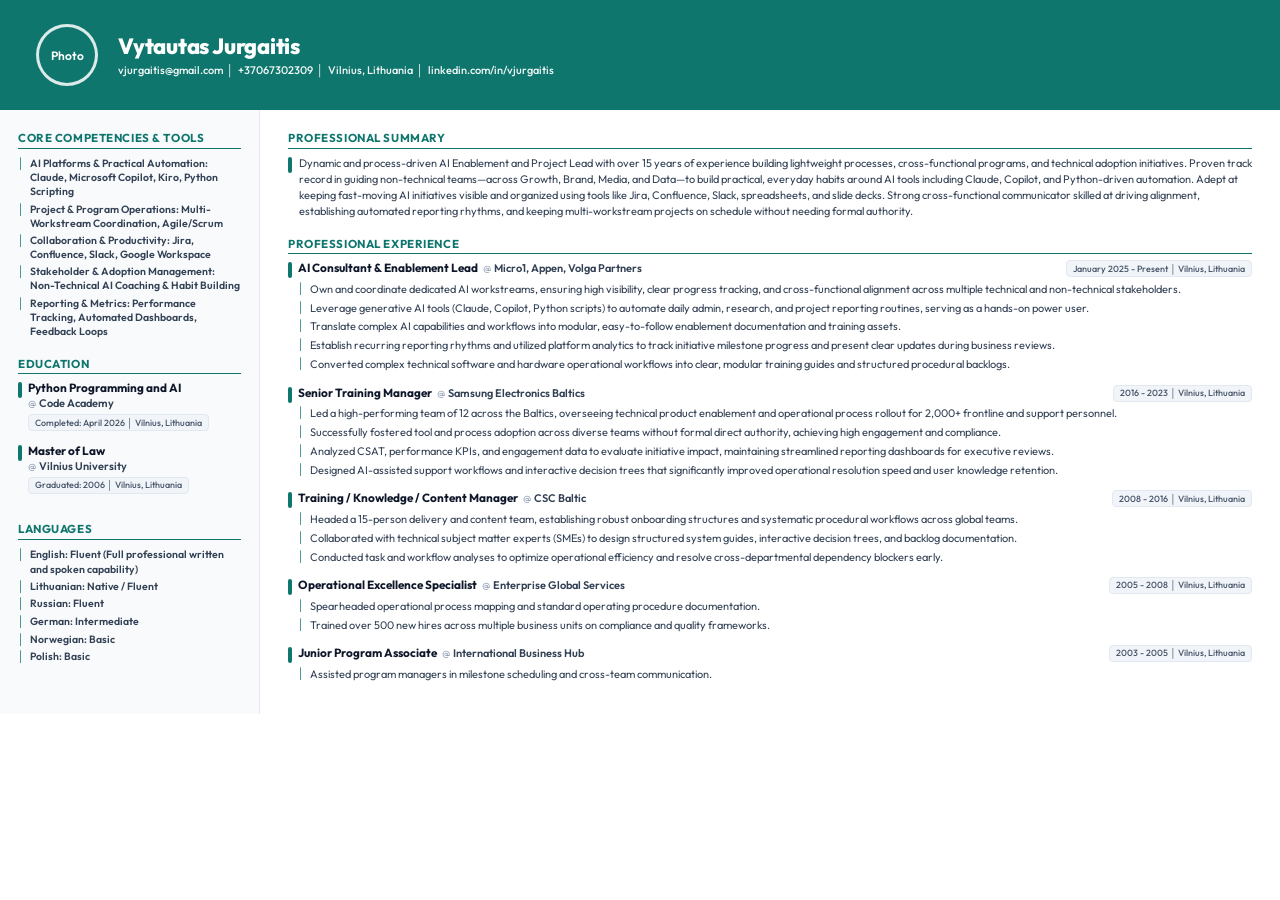
<file: scratch/out/test_D.html>
<!DOCTYPE html>
<html lang="en">
<head>
<meta charset="UTF-8">
<title>Vytautas Jurgaitis - Resume</title>
<style>
  @import url('https://fonts.googleapis.com/css2?family=Outfit:wght@300;400;500;600;700;800&display=swap');
  
  :root {
    --theme-accent: #0F766E;
  }
  
  * {
    box-sizing: border-box;
  }
  
  @page {
    size: A4 portrait;
    margin: 0;
  }
  
  body {
    margin: 0;
    padding: 0;
    font-family: 'Outfit', -apple-system, BlinkMacSystemFont, 'Segoe UI', Roboto, sans-serif;
    color: #1E293B;
    background-color: #FFFFFF;
    -webkit-print-color-adjust: exact;
    print-color-adjust: exact;
    width: 100%;
    height: 100%;
  }
  
  .cv-page-table {
    width: 100%;
    border-collapse: collapse;
    border-spacing: 0;
  }
  
  .cv-page-table > thead {
    display: table-header-group;
  }
  
  .cv-page-table > thead > tr > th {
    padding: 0;
    font-weight: normal;
    text-align: left;
  }
  
  .cv-page-table > tbody > tr > td {
    padding: 0;
    vertical-align: top;
  }
  
  .cv-header-banner {
    background: #0F766E;
    color: #FFFFFF;
    padding: 24px 36px;
    display: flex;
    align-items: center;
    gap: 22px;
    flex-shrink: 0;
    width: 100%;
  }
  
  .cv-photo-frame {
    width: 70px;
    height: 70px;
    border-radius: 9999px;
    border: 3px solid rgba(255, 255, 255, 0.85);
    object-fit: cover;
    flex-shrink: 0;
  }
  
  .cv-photo-frame-placeholder {
    width: 70px;
    height: 70px;
    border-radius: 9999px;
    border: 3px solid rgba(255, 255, 255, 0.85);
    display: flex;
    align-items: center;
    justify-content: center;
    flex-shrink: 0;
    background: rgba(0, 0, 0, 0.15);
  }
  
  .cv-name {
    font-size: 24px;
    font-weight: 800;
    color: #FFFFFF;
    margin: 0 0 4px 0;
    letter-spacing: -0.01em;
  }
  
  .cv-contact {
    font-size: 11.5px;
    color: rgba(255, 255, 255, 0.95);
    font-weight: 500;
    line-height: 1.4;
  }
  
  .cv-2col-layout {
    display: grid;
    grid-template-columns: 260px 1fr;
    width: 100%;
  }
  
  .cv-2col-sidebar {
    background-color: #F8FAFC;
    border-right: 1.5px solid #E2E8F0;
    padding: 20px 18px;
    display: flex;
    flex-direction: column;
    gap: 16px;
    height: 100%;
  }
  
  .cv-2col-main {
    padding: 20px 28px;
    display: flex;
    flex-direction: column;
    gap: 18px;
  }
  
  .cv-1col-layout {
    padding: 24px 36px;
    display: flex;
    flex-direction: column;
    gap: 18px;
  }
  
  .draggable-section {
    break-inside: auto;
  }
  
  .sec-header {
    border-bottom: 1.5px solid #0F766E;
    padding-bottom: 3px;
    margin-bottom: 8px;
    break-after: avoid;
  }
  
  .sec-title {
    font-size: 12px;
    font-weight: 700;
    letter-spacing: 0.05em;
    text-transform: uppercase;
    color: #0F766E;
    margin: 0;
  }
  
  /* Line Styles */
  .line-style-short .item-block,
  .line-style-short .text-sec {
    position: relative;
    padding-left: 11px;
  }
  .line-style-short .item-block::before,
  .line-style-short .text-sec::before {
    content: '';
    position: absolute;
    left: 0;
    top: 4px;
    width: 3.5px;
    height: 18px;
    background-color: #0F766E;
    border-radius: 9999px;
  }
  
  .line-style-full .item-block,
  .line-style-full .text-sec {
    border-left: 3px solid #0F766E;
    padding-left: 11px;
  }
  
  .line-style-none .item-block,
  .line-style-none .text-sec {
    padding-left: 2px;
  }
  
  .text-sec {
    font-size: 11.5px;
    color: #334155;
    line-height: 1.58;
    margin: 0;
  }
  
  .skill-item-row {
    display: flex;
    align-items: flex-start;
    gap: 6px;
    padding: 2px 0;
    break-inside: avoid;
  }
  
  .bullet-marker {
    color: #0F766E;
    font-weight: 700;
    font-size: 11.5px;
    flex-shrink: 0;
    line-height: 1.4;
  }
  
  .skill-chip {
    font-size: 11px;
    font-weight: 600;
    color: #334155;
    line-height: 1.4;
  }
  
  .item-block {
    margin-bottom: 12px;
    break-inside: auto;
  }
  
  .item-header {
    display: flex;
    justify-content: space-between;
    align-items: flex-start;
    gap: 6px;
    margin-bottom: 3px;
    flex-wrap: wrap;
    break-after: avoid;
    break-inside: avoid;
  }
  
  .item-titles {
    display: flex;
    align-items: baseline;
    gap: 5px;
    flex-wrap: wrap;
  }
  
  .item-subtitle-wrapper {
    display: inline-flex;
    align-items: baseline;
    gap: 3px;
  }
  
  .item-title {
    font-size: 12.5px;
    font-weight: 700;
    color: #0F172A;
  }
  
  .item-at {
    font-size: 11px;
    color: #94A3B8;
  }
  
  .item-sub-title {
    font-size: 11.5px;
    font-weight: 600;
    color: #334155;
  }
  
  .item-badge {
    font-size: 9.5px;
    background-color: #F1F5F9;
    color: #475569;
    padding: 2px 7px;
    border-radius: 4px;
    border: 1px solid #E2E8F0;
    font-weight: 500;
    max-width: 100%;
    white-space: normal;
    word-break: break-word;
    line-height: 1.35;
  }
  
  /* Sidebar Item Header & Badge specific handling */
  .cv-2col-sidebar .item-header {
    flex-direction: column;
    align-items: flex-start;
    gap: 2px;
  }
  
  .cv-2col-sidebar .item-titles {
    flex-direction: column;
    align-items: flex-start;
    gap: 1px;
  }
  
  .cv-2col-sidebar .item-badge {
    margin-top: 2px;
  }
  
  .bullets-container {
    margin-top: 4px;
    display: flex;
    flex-direction: column;
    gap: 2px;
  }
  
  .bullet-item {
    display: flex;
    align-items: flex-start;
    gap: 6px;
    margin: 1px 0;
    break-inside: avoid;
  }
  
  .bullet-text {
    font-size: 11px;
    color: #334155;
    line-height: 1.5;
  }
  
  /* 📄 Fit to 1 Page compact scaling rules */
  .fit-one-page .cv-header-banner { padding: 14px 28px; gap: 16px; }
  .fit-one-page .cv-photo-frame { width: 52px; height: 52px; }
  .fit-one-page .cv-photo-frame-placeholder { width: 52px; height: 52px; font-size: 11px; }
  .fit-one-page .cv-name { font-size: 20px; margin: 0 0 2px 0; }
  .fit-one-page .cv-contact { font-size: 10px; line-height: 1.3; }
  .fit-one-page .cv-2col-sidebar { padding: 12px 14px; gap: 9px; }
  .fit-one-page .cv-2col-main { padding: 12px 20px; gap: 10px; }
  .fit-one-page .sec-header { margin-bottom: 4px; padding-bottom: 2px; }
  .fit-one-page .sec-title { font-size: 10.5px; }
  .fit-one-page .text-sec { font-size: 10px; line-height: 1.38; }
  .fit-one-page .item-block { margin-bottom: 6px; padding-left: 9px; }
  .fit-one-page .item-block::before, .fit-one-page .text-sec::before { height: 14px; top: 2px; }
  .fit-one-page .item-title { font-size: 11px; }
  .fit-one-page .item-sub-title { font-size: 10px; }
  .fit-one-page .item-badge { font-size: 8.5px; padding: 1px 5px; }
  .fit-one-page .skill-item-row { padding: 1px 0; gap: 4px; }
  .fit-one-page .skill-chip { font-size: 9.5px; line-height: 1.3; }
  .fit-one-page .bullet-marker { font-size: 9.5px; }
  .fit-one-page .bullet-item { margin: 0; gap: 4px; }
  .fit-one-page .bullet-text { font-size: 9.5px; line-height: 1.35; }
  .fit-one-page .bullets-container { margin-top: 2px; gap: 1px; }
</style>

    <style>
    .fit-one-page .cv-header-banner { padding: 24px 36px; gap: 20px; }
    .fit-one-page .cv-photo-frame-placeholder { width: 62px; height: 62px; font-size: 12px; }
    .fit-one-page .cv-name { font-size: 22px; margin: 0 0 3px 0; }
    .fit-one-page .cv-contact { font-size: 11px; line-height: 1.35; }
    .fit-one-page .cv-2col-sidebar { padding: 20px 18px; gap: 16px; }
    .fit-one-page .cv-2col-main { padding: 20px 28px; gap: 16px; }
    .fit-one-page .sec-header { margin-bottom: 6px; padding-bottom: 2.5px; }
    .fit-one-page .sec-title { font-size: 11.5px; }
    .fit-one-page .text-sec { font-size: 11px; line-height: 1.48; }
    .fit-one-page .item-block { margin-bottom: 11.5px; padding-left: 10px; }
    .fit-one-page .item-block::before, .fit-one-page .text-sec::before { height: 16px; top: 2px; }
    .fit-one-page .item-title { font-size: 11.8px; }
    .fit-one-page .item-sub-title { font-size: 11px; }
    .fit-one-page .item-badge { font-size: 9px; padding: 1.5px 6px; }
    .fit-one-page .skill-item-row { padding: 1.5px 0; gap: 5px; }
    .fit-one-page .skill-chip { font-size: 10.5px; line-height: 1.35; }
    .fit-one-page .bullet-marker { font-size: 10.5px; }
    .fit-one-page .bullet-item { margin: 0.5px 0; gap: 5px; }
    .fit-one-page .bullet-text { font-size: 11px; line-height: 1.49; }
    .fit-one-page .bullets-container { margin-top: 3px; gap: 1.5px; }
    </style>
    </head>
<body class="fit-one-page theme-creative layout-2col line-style-short ">
  <table class="cv-page-table">
    <thead>
      <tr>
        <th>
          <div class="cv-header-banner">
            <div class="cv-photo-frame-placeholder" style="background:#0F766E;">
            <span style="color:white;font-size:12px;font-weight:600;">Photo</span>
        </div>
            <div style="flex:1;">
              <h1 class="cv-name">Vytautas Jurgaitis</h1>
              <div class="cv-contact">vjurgaitis@gmail.com &nbsp;│&nbsp; +37067302309 &nbsp;│&nbsp; Vilnius, Lithuania &nbsp;│&nbsp; linkedin.com/in/vjurgaitis</div>
            </div>
          </div>
        </th>
      </tr>
    </thead>
    <tbody>
      <tr>
        <td>
          
        <div class="cv-2col-layout">
            <div class="cv-2col-sidebar">
        <div class="draggable-section" data-type="list">
            <div class="sec-header">
                <h2 class="sec-title">Core Competencies & Tools</h2>
            </div>
            <div class="sec-content list-sec"><div class="skill-item-row"><span class="bullet-marker">│</span><span class="skill-chip">AI Platforms & Practical Automation: Claude, Microsoft Copilot, Kiro, Python Scripting</span></div><div class="skill-item-row"><span class="bullet-marker">│</span><span class="skill-chip">Project & Program Operations: Multi-Workstream Coordination, Agile/Scrum</span></div><div class="skill-item-row"><span class="bullet-marker">│</span><span class="skill-chip">Collaboration & Productivity: Jira, Confluence, Slack, Google Workspace</span></div><div class="skill-item-row"><span class="bullet-marker">│</span><span class="skill-chip">Stakeholder & Adoption Management: Non-Technical AI Coaching & Habit Building</span></div><div class="skill-item-row"><span class="bullet-marker">│</span><span class="skill-chip">Reporting & Metrics: Performance Tracking, Automated Dashboards, Feedback Loops</span></div></div>
        </div>
        
        <div class="draggable-section" data-type="education">
            <div class="sec-header">
                <h2 class="sec-title">Education</h2>
            </div>
            <div class="sec-content exp-sec">
                    <div class="item-block">
                        <div class="item-header">
                            <div class="item-titles">
                                <span class="item-title">Python Programming and AI</span>
                                <span class="item-subtitle-wrapper"><span class="item-at">@</span> <span class="item-sub-title">Code Academy</span></span>
                            </div>
                            <div class="item-badge">Completed: April 2026 │ Vilnius, Lithuania</div>
                        </div>
                        
                    </div>
                    
                    <div class="item-block">
                        <div class="item-header">
                            <div class="item-titles">
                                <span class="item-title">Master of Law</span>
                                <span class="item-subtitle-wrapper"><span class="item-at">@</span> <span class="item-sub-title">Vilnius University</span></span>
                            </div>
                            <div class="item-badge">Graduated: 2006 │ Vilnius, Lithuania</div>
                        </div>
                        
                    </div>
                    </div>
        </div>
        
        <div class="draggable-section" data-type="list">
            <div class="sec-header">
                <h2 class="sec-title">Languages</h2>
            </div>
            <div class="sec-content list-sec"><div class="skill-item-row"><span class="bullet-marker">│</span><span class="skill-chip">English: Fluent (Full professional written and spoken capability)</span></div><div class="skill-item-row"><span class="bullet-marker">│</span><span class="skill-chip">Lithuanian: Native / Fluent</span></div><div class="skill-item-row"><span class="bullet-marker">│</span><span class="skill-chip">Russian: Fluent</span></div><div class="skill-item-row"><span class="bullet-marker">│</span><span class="skill-chip">German: Intermediate</span></div><div class="skill-item-row"><span class="bullet-marker">│</span><span class="skill-chip">Norwegian: Basic</span></div><div class="skill-item-row"><span class="bullet-marker">│</span><span class="skill-chip">Polish: Basic</span></div></div>
        </div>
        </div>
            <div class="cv-2col-main">
        <div class="draggable-section" data-type="text">
            <div class="sec-header">
                <h2 class="sec-title">Professional Summary</h2>
            </div>
            <div class="sec-content text-sec">Dynamic and process-driven AI Enablement and Project Lead with over 15 years of experience building lightweight processes, cross-functional programs, and technical adoption initiatives. Proven track record in guiding non-technical teams—across Growth, Brand, Media, and Data—to build practical, everyday habits around AI tools including Claude, Copilot, and Python-driven automation. Adept at keeping fast-moving AI initiatives visible and organized using tools like Jira, Confluence, Slack, spreadsheets, and slide decks. Strong cross-functional communicator skilled at driving alignment, establishing automated reporting rhythms, and keeping multi-workstream projects on schedule without needing formal authority.</div>
        </div>
        
        <div class="draggable-section" data-type="experience">
            <div class="sec-header">
                <h2 class="sec-title">Professional Experience</h2>
            </div>
            <div class="sec-content exp-sec">
                    <div class="item-block">
                        <div class="item-header">
                            <div class="item-titles">
                                <span class="item-title">AI Consultant & Enablement Lead</span>
                                <span class="item-subtitle-wrapper"><span class="item-at">@</span> <span class="item-sub-title">Micro1, Appen, Volga Partners</span></span>
                            </div>
                            <div class="item-badge">January 2025 - Present │ Vilnius, Lithuania</div>
                        </div>
                        <div class="bullets-container"><div class="bullet-item"><span class="bullet-marker">│</span><span class="bullet-text">Own and coordinate dedicated AI workstreams, ensuring high visibility, clear progress tracking, and cross-functional alignment across multiple technical and non-technical stakeholders.</span></div><div class="bullet-item"><span class="bullet-marker">│</span><span class="bullet-text">Leverage generative AI tools (Claude, Copilot, Python scripts) to automate daily admin, research, and project reporting routines, serving as a hands-on power user.</span></div><div class="bullet-item"><span class="bullet-marker">│</span><span class="bullet-text">Translate complex AI capabilities and workflows into modular, easy-to-follow enablement documentation and training assets.</span></div><div class="bullet-item"><span class="bullet-marker">│</span><span class="bullet-text">Establish recurring reporting rhythms and utilized platform analytics to track initiative milestone progress and present clear updates during business reviews.</span></div><div class="bullet-item"><span class="bullet-marker">│</span><span class="bullet-text">Converted complex technical software and hardware operational workflows into clear, modular training guides and structured procedural backlogs.</span></div></div>
                    </div>
                    
                    <div class="item-block">
                        <div class="item-header">
                            <div class="item-titles">
                                <span class="item-title">Senior Training Manager</span>
                                <span class="item-subtitle-wrapper"><span class="item-at">@</span> <span class="item-sub-title">Samsung Electronics Baltics</span></span>
                            </div>
                            <div class="item-badge">2016 - 2023 │ Vilnius, Lithuania</div>
                        </div>
                        <div class="bullets-container"><div class="bullet-item"><span class="bullet-marker">│</span><span class="bullet-text">Led a high-performing team of 12 across the Baltics, overseeing technical product enablement and operational process rollout for 2,000+ frontline and support personnel.</span></div><div class="bullet-item"><span class="bullet-marker">│</span><span class="bullet-text">Successfully fostered tool and process adoption across diverse teams without formal direct authority, achieving high engagement and compliance.</span></div><div class="bullet-item"><span class="bullet-marker">│</span><span class="bullet-text">Analyzed CSAT, performance KPIs, and engagement data to evaluate initiative impact, maintaining streamlined reporting dashboards for executive reviews.</span></div><div class="bullet-item"><span class="bullet-marker">│</span><span class="bullet-text">Designed AI-assisted support workflows and interactive decision trees that significantly improved operational resolution speed and user knowledge retention.</span></div></div>
                    </div>
                    
                    <div class="item-block">
                        <div class="item-header">
                            <div class="item-titles">
                                <span class="item-title">Training / Knowledge / Content Manager</span>
                                <span class="item-subtitle-wrapper"><span class="item-at">@</span> <span class="item-sub-title">CSC Baltic</span></span>
                            </div>
                            <div class="item-badge">2008 - 2016 │ Vilnius, Lithuania</div>
                        </div>
                        <div class="bullets-container"><div class="bullet-item"><span class="bullet-marker">│</span><span class="bullet-text">Headed a 15-person delivery and content team, establishing robust onboarding structures and systematic procedural workflows across global teams.</span></div><div class="bullet-item"><span class="bullet-marker">│</span><span class="bullet-text">Collaborated with technical subject matter experts (SMEs) to design structured system guides, interactive decision trees, and backlog documentation.</span></div><div class="bullet-item"><span class="bullet-marker">│</span><span class="bullet-text">Conducted task and workflow analyses to optimize operational efficiency and resolve cross-departmental dependency blockers early.</span></div></div>
                    </div>
                    
                    <div class="item-block">
                        <div class="item-header">
                            <div class="item-titles">
                                <span class="item-title">Operational Excellence Specialist</span>
                                <span class="item-subtitle-wrapper"><span class="item-at">@</span> <span class="item-sub-title">Enterprise Global Services</span></span>
                            </div>
                            <div class="item-badge">2005 - 2008 │ Vilnius, Lithuania</div>
                        </div>
                        <div class="bullets-container"><div class="bullet-item"><span class="bullet-marker">│</span><span class="bullet-text">Spearheaded operational process mapping and standard operating procedure documentation.</span></div><div class="bullet-item"><span class="bullet-marker">│</span><span class="bullet-text">Trained over 500 new hires across multiple business units on compliance and quality frameworks.</span></div></div>
                    </div>
                    
                    <div class="item-block">
                        <div class="item-header">
                            <div class="item-titles">
                                <span class="item-title">Junior Program Associate</span>
                                <span class="item-subtitle-wrapper"><span class="item-at">@</span> <span class="item-sub-title">International Business Hub</span></span>
                            </div>
                            <div class="item-badge">2003 - 2005 │ Vilnius, Lithuania</div>
                        </div>
                        <div class="bullets-container"><div class="bullet-item"><span class="bullet-marker">│</span><span class="bullet-text">Assisted program managers in milestone scheduling and cross-team communication.</span></div></div>
                    </div>
                    </div>
        </div>
        </div>
        </div>
        
        </td>
      </tr>
    </tbody>
  </table>
</body>
</html>
</file>
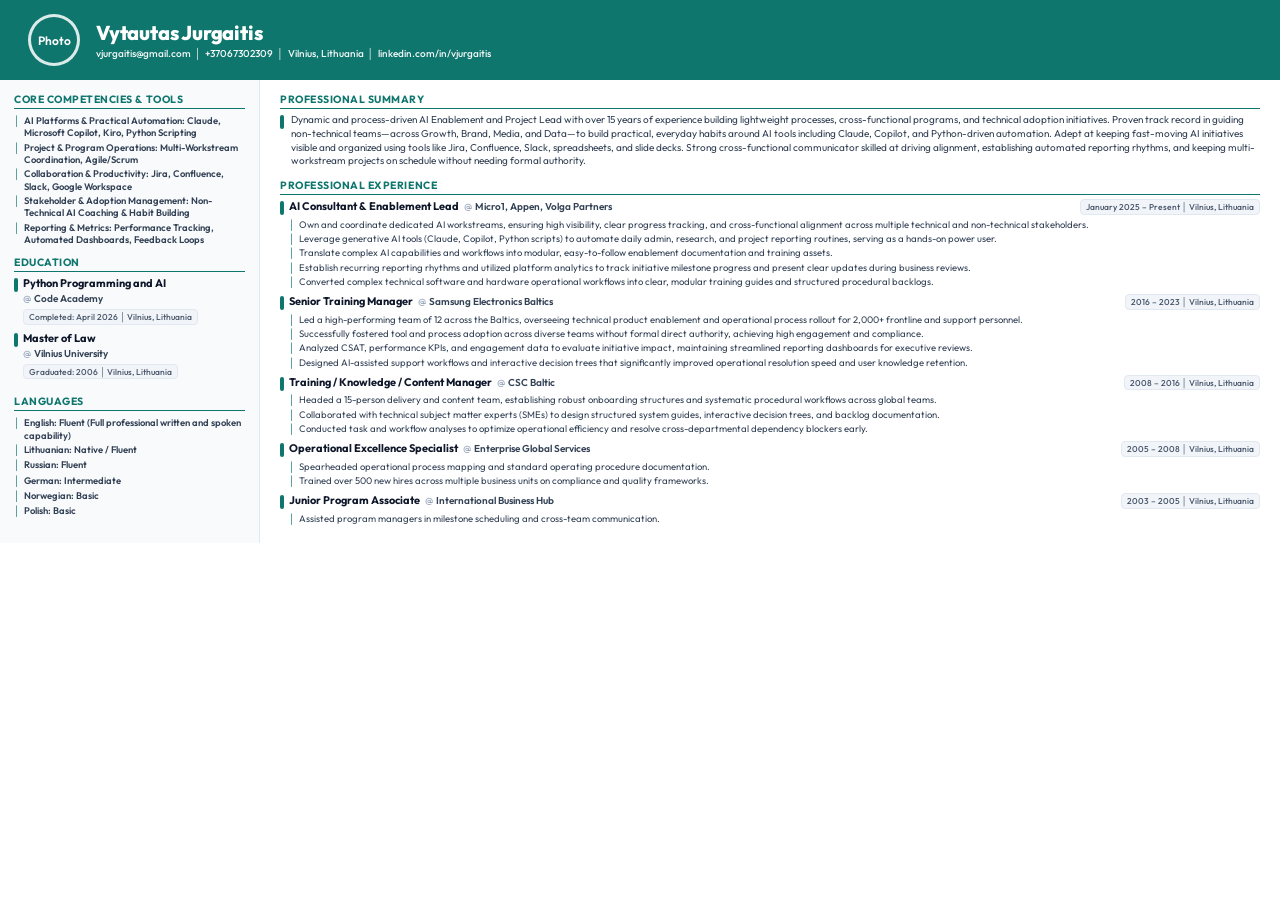
<file: scratch/out/test_fit1.html>
<!DOCTYPE html>
<html lang="en">
<head>
<meta charset="UTF-8">
<title>Vytautas Jurgaitis - Resume</title>
<style>
  @import url('https://fonts.googleapis.com/css2?family=Outfit:wght@300;400;500;600;700;800&display=swap');
  
  :root {
    --theme-accent: #0F766E;
  }
  
  * {
    box-sizing: border-box;
  }
  
  @page {
    size: A4 portrait;
    margin: 0;
  }
  
  body {
    margin: 0;
    padding: 0;
    font-family: 'Outfit', -apple-system, BlinkMacSystemFont, 'Segoe UI', Roboto, sans-serif;
    color: #1E293B;
    background-color: #FFFFFF;
    -webkit-print-color-adjust: exact;
    print-color-adjust: exact;
    width: 100%;
    height: 100%;
  }
  
  .cv-page-table {
    width: 100%;
    border-collapse: collapse;
    border-spacing: 0;
  }
  
  .cv-page-table > thead {
    display: table-header-group;
  }
  
  .cv-page-table > thead > tr > th {
    padding: 0;
    font-weight: normal;
    text-align: left;
  }
  
  .cv-page-table > tbody > tr > td {
    padding: 0;
    vertical-align: top;
  }
  
  .cv-header-banner {
    background: #0F766E;
    color: #FFFFFF;
    padding: 24px 36px;
    display: flex;
    align-items: center;
    gap: 22px;
    flex-shrink: 0;
    width: 100%;
  }
  
  .cv-photo-frame {
    width: 70px;
    height: 70px;
    border-radius: 9999px;
    border: 3px solid rgba(255, 255, 255, 0.85);
    object-fit: cover;
    flex-shrink: 0;
  }
  
  .cv-photo-frame-placeholder {
    width: 70px;
    height: 70px;
    border-radius: 9999px;
    border: 3px solid rgba(255, 255, 255, 0.85);
    display: flex;
    align-items: center;
    justify-content: center;
    flex-shrink: 0;
    background: rgba(0, 0, 0, 0.15);
  }
  
  .cv-name {
    font-size: 24px;
    font-weight: 800;
    color: #FFFFFF;
    margin: 0 0 4px 0;
    letter-spacing: -0.01em;
  }
  
  .cv-contact {
    font-size: 11.5px;
    color: rgba(255, 255, 255, 0.95);
    font-weight: 500;
    line-height: 1.4;
  }
  
  .cv-2col-layout {
    display: grid;
    grid-template-columns: 260px 1fr;
    width: 100%;
  }
  
  .cv-2col-sidebar {
    background-color: #F8FAFC;
    border-right: 1.5px solid #E2E8F0;
    padding: 20px 18px;
    display: flex;
    flex-direction: column;
    gap: 16px;
    height: 100%;
  }
  
  .cv-2col-main {
    padding: 20px 28px;
    display: flex;
    flex-direction: column;
    gap: 18px;
  }
  
  .cv-1col-layout {
    padding: 24px 36px;
    display: flex;
    flex-direction: column;
    gap: 18px;
  }
  
  .draggable-section {
    break-inside: auto;
  }
  
  .sec-header {
    border-bottom: 1.5px solid #0F766E;
    padding-bottom: 3px;
    margin-bottom: 8px;
    break-after: avoid;
  }
  
  .sec-title {
    font-size: 12px;
    font-weight: 700;
    letter-spacing: 0.05em;
    text-transform: uppercase;
    color: #0F766E;
    margin: 0;
  }
  
  /* Line Styles */
  .line-style-short .item-block,
  .line-style-short .text-sec {
    position: relative;
    padding-left: 11px;
  }
  .line-style-short .item-block::before,
  .line-style-short .text-sec::before {
    content: '';
    position: absolute;
    left: 0;
    top: 4px;
    width: 3.5px;
    height: 18px;
    background-color: #0F766E;
    border-radius: 9999px;
  }
  
  .line-style-full .item-block,
  .line-style-full .text-sec {
    border-left: 3px solid #0F766E;
    padding-left: 11px;
  }
  
  .line-style-none .item-block,
  .line-style-none .text-sec {
    padding-left: 2px;
  }
  
  .text-sec {
    font-size: 11.5px;
    color: #334155;
    line-height: 1.58;
    margin: 0;
  }
  
  .skill-item-row {
    display: flex;
    align-items: flex-start;
    gap: 6px;
    padding: 2px 0;
    break-inside: avoid;
  }
  
  .bullet-marker {
    color: #0F766E;
    font-weight: 700;
    font-size: 11.5px;
    flex-shrink: 0;
    line-height: 1.4;
  }
  
  .skill-chip {
    font-size: 11px;
    font-weight: 600;
    color: #334155;
    line-height: 1.4;
  }
  
  .item-block {
    margin-bottom: 12px;
    break-inside: auto;
  }
  
  .item-header {
    display: flex;
    justify-content: space-between;
    align-items: flex-start;
    gap: 6px;
    margin-bottom: 3px;
    flex-wrap: wrap;
    break-after: avoid;
    break-inside: avoid;
  }
  
  .item-titles {
    display: flex;
    align-items: baseline;
    gap: 5px;
    flex-wrap: wrap;
  }
  
  .item-subtitle-wrapper {
    display: inline-flex;
    align-items: baseline;
    gap: 3px;
  }
  
  .item-title {
    font-size: 12.5px;
    font-weight: 700;
    color: #0F172A;
  }
  
  .item-at {
    font-size: 11px;
    color: #94A3B8;
  }
  
  .item-sub-title {
    font-size: 11.5px;
    font-weight: 600;
    color: #334155;
  }
  
  .item-badge {
    font-size: 9.5px;
    background-color: #F1F5F9;
    color: #475569;
    padding: 2px 7px;
    border-radius: 4px;
    border: 1px solid #E2E8F0;
    font-weight: 500;
    max-width: 100%;
    white-space: normal;
    word-break: break-word;
    line-height: 1.35;
  }
  
  /* Sidebar Item Header & Badge specific handling */
  .cv-2col-sidebar .item-header {
    flex-direction: column;
    align-items: flex-start;
    gap: 2px;
  }
  
  .cv-2col-sidebar .item-titles {
    flex-direction: column;
    align-items: flex-start;
    gap: 1px;
  }
  
  .cv-2col-sidebar .item-badge {
    margin-top: 2px;
  }
  
  .bullets-container {
    margin-top: 4px;
    display: flex;
    flex-direction: column;
    gap: 2px;
  }
  
  .bullet-item {
    display: flex;
    align-items: flex-start;
    gap: 6px;
    margin: 1px 0;
    break-inside: avoid;
  }
  
  .bullet-text {
    font-size: 11px;
    color: #334155;
    line-height: 1.5;
  }
  
  /* 📄 Fit to 1 Page compact scaling rules */
  .fit-one-page .cv-header-banner { padding: 14px 28px; gap: 16px; }
  .fit-one-page .cv-photo-frame { width: 52px; height: 52px; }
  .fit-one-page .cv-photo-frame-placeholder { width: 52px; height: 52px; font-size: 11px; }
  .fit-one-page .cv-name { font-size: 20px; margin: 0 0 2px 0; }
  .fit-one-page .cv-contact { font-size: 10px; line-height: 1.3; }
  .fit-one-page .cv-2col-sidebar { padding: 12px 14px; gap: 9px; }
  .fit-one-page .cv-2col-main { padding: 12px 20px; gap: 10px; }
  .fit-one-page .sec-header { margin-bottom: 4px; padding-bottom: 2px; }
  .fit-one-page .sec-title { font-size: 10.5px; }
  .fit-one-page .text-sec { font-size: 10px; line-height: 1.38; }
  .fit-one-page .item-block { margin-bottom: 6px; padding-left: 9px; }
  .fit-one-page .item-block::before, .fit-one-page .text-sec::before { height: 14px; top: 2px; }
  .fit-one-page .item-title { font-size: 11px; }
  .fit-one-page .item-sub-title { font-size: 10px; }
  .fit-one-page .item-badge { font-size: 8.5px; padding: 1px 5px; }
  .fit-one-page .skill-item-row { padding: 1px 0; gap: 4px; }
  .fit-one-page .skill-chip { font-size: 9.5px; line-height: 1.3; }
  .fit-one-page .bullet-marker { font-size: 9.5px; }
  .fit-one-page .bullet-item { margin: 0; gap: 4px; }
  .fit-one-page .bullet-text { font-size: 9.5px; line-height: 1.35; }
  .fit-one-page .bullets-container { margin-top: 2px; gap: 1px; }
</style>
</head>
<body class="theme-creative layout-2col line-style-short fit-one-page">
  <table class="cv-page-table">
    <thead>
      <tr>
        <th>
          <div class="cv-header-banner">
            <div class="cv-photo-frame-placeholder" style="background:#0F766E;">
            <span style="color:white;font-size:12px;font-weight:600;">Photo</span>
        </div>
            <div style="flex:1;">
              <h1 class="cv-name">Vytautas Jurgaitis</h1>
              <div class="cv-contact">vjurgaitis@gmail.com &nbsp;│&nbsp; +37067302309 &nbsp;│&nbsp; Vilnius, Lithuania &nbsp;│&nbsp; linkedin.com/in/vjurgaitis</div>
            </div>
          </div>
        </th>
      </tr>
    </thead>
    <tbody>
      <tr>
        <td>
          
        <div class="cv-2col-layout">
            <div class="cv-2col-sidebar">
        <div class="draggable-section" data-type="list">
            <div class="sec-header">
                <h2 class="sec-title">CORE COMPETENCIES & TOOLS</h2>
            </div>
            <div class="sec-content list-sec"><div class="skill-item-row"><span class="bullet-marker">│</span><span class="skill-chip">AI Platforms & Practical Automation: Claude, Microsoft Copilot, Kiro, Python Scripting</span></div><div class="skill-item-row"><span class="bullet-marker">│</span><span class="skill-chip">Project & Program Operations: Multi-Workstream Coordination, Agile/Scrum</span></div><div class="skill-item-row"><span class="bullet-marker">│</span><span class="skill-chip">Collaboration & Productivity: Jira, Confluence, Slack, Google Workspace</span></div><div class="skill-item-row"><span class="bullet-marker">│</span><span class="skill-chip">Stakeholder & Adoption Management: Non-Technical AI Coaching & Habit Building</span></div><div class="skill-item-row"><span class="bullet-marker">│</span><span class="skill-chip">Reporting & Metrics: Performance Tracking, Automated Dashboards, Feedback Loops</span></div></div>
        </div>
        
        <div class="draggable-section" data-type="education">
            <div class="sec-header">
                <h2 class="sec-title">EDUCATION</h2>
            </div>
            <div class="sec-content exp-sec">
                    <div class="item-block">
                        <div class="item-header">
                            <div class="item-titles">
                                <span class="item-title">Python Programming and AI</span>
                                <span class="item-subtitle-wrapper"><span class="item-at">@</span> <span class="item-sub-title">Code Academy</span></span>
                            </div>
                            <div class="item-badge">Completed: April 2026 │ Vilnius, Lithuania</div>
                        </div>
                        
                    </div>
                    
                    <div class="item-block">
                        <div class="item-header">
                            <div class="item-titles">
                                <span class="item-title">Master of Law</span>
                                <span class="item-subtitle-wrapper"><span class="item-at">@</span> <span class="item-sub-title">Vilnius University</span></span>
                            </div>
                            <div class="item-badge">Graduated: 2006 │ Vilnius, Lithuania</div>
                        </div>
                        
                    </div>
                    </div>
        </div>
        
        <div class="draggable-section" data-type="list">
            <div class="sec-header">
                <h2 class="sec-title">LANGUAGES</h2>
            </div>
            <div class="sec-content list-sec"><div class="skill-item-row"><span class="bullet-marker">│</span><span class="skill-chip">English: Fluent (Full professional written and spoken capability)</span></div><div class="skill-item-row"><span class="bullet-marker">│</span><span class="skill-chip">Lithuanian: Native / Fluent</span></div><div class="skill-item-row"><span class="bullet-marker">│</span><span class="skill-chip">Russian: Fluent</span></div><div class="skill-item-row"><span class="bullet-marker">│</span><span class="skill-chip">German: Intermediate</span></div><div class="skill-item-row"><span class="bullet-marker">│</span><span class="skill-chip">Norwegian: Basic</span></div><div class="skill-item-row"><span class="bullet-marker">│</span><span class="skill-chip">Polish: Basic</span></div></div>
        </div>
        </div>
            <div class="cv-2col-main">
        <div class="draggable-section" data-type="text">
            <div class="sec-header">
                <h2 class="sec-title">PROFESSIONAL SUMMARY</h2>
            </div>
            <div class="sec-content text-sec">Dynamic and process-driven AI Enablement and Project Lead with over 15 years of experience building lightweight processes, cross-functional programs, and technical adoption initiatives. Proven track record in guiding non-technical teams—across Growth, Brand, Media, and Data—to build practical, everyday habits around AI tools including Claude, Copilot, and Python-driven automation. Adept at keeping fast-moving AI initiatives visible and organized using tools like Jira, Confluence, Slack, spreadsheets, and slide decks. Strong cross-functional communicator skilled at driving alignment, establishing automated reporting rhythms, and keeping multi-workstream projects on schedule without needing formal authority.</div>
        </div>
        
        <div class="draggable-section" data-type="experience">
            <div class="sec-header">
                <h2 class="sec-title">PROFESSIONAL EXPERIENCE</h2>
            </div>
            <div class="sec-content exp-sec">
                    <div class="item-block">
                        <div class="item-header">
                            <div class="item-titles">
                                <span class="item-title">AI Consultant & Enablement Lead</span>
                                <span class="item-subtitle-wrapper"><span class="item-at">@</span> <span class="item-sub-title">Micro1, Appen, Volga Partners</span></span>
                            </div>
                            <div class="item-badge">January 2025 – Present │ Vilnius, Lithuania</div>
                        </div>
                        <div class="bullets-container"><div class="bullet-item"><span class="bullet-marker">│</span><span class="bullet-text">Own and coordinate dedicated AI workstreams, ensuring high visibility, clear progress tracking, and cross-functional alignment across multiple technical and non-technical stakeholders.</span></div><div class="bullet-item"><span class="bullet-marker">│</span><span class="bullet-text">Leverage generative AI tools (Claude, Copilot, Python scripts) to automate daily admin, research, and project reporting routines, serving as a hands-on power user.</span></div><div class="bullet-item"><span class="bullet-marker">│</span><span class="bullet-text">Translate complex AI capabilities and workflows into modular, easy-to-follow enablement documentation and training assets.</span></div><div class="bullet-item"><span class="bullet-marker">│</span><span class="bullet-text">Establish recurring reporting rhythms and utilized platform analytics to track initiative milestone progress and present clear updates during business reviews.</span></div><div class="bullet-item"><span class="bullet-marker">│</span><span class="bullet-text">Converted complex technical software and hardware operational workflows into clear, modular training guides and structured procedural backlogs.</span></div></div>
                    </div>
                    
                    <div class="item-block">
                        <div class="item-header">
                            <div class="item-titles">
                                <span class="item-title">Senior Training Manager</span>
                                <span class="item-subtitle-wrapper"><span class="item-at">@</span> <span class="item-sub-title">Samsung Electronics Baltics</span></span>
                            </div>
                            <div class="item-badge">2016 – 2023 │ Vilnius, Lithuania</div>
                        </div>
                        <div class="bullets-container"><div class="bullet-item"><span class="bullet-marker">│</span><span class="bullet-text">Led a high-performing team of 12 across the Baltics, overseeing technical product enablement and operational process rollout for 2,000+ frontline and support personnel.</span></div><div class="bullet-item"><span class="bullet-marker">│</span><span class="bullet-text">Successfully fostered tool and process adoption across diverse teams without formal direct authority, achieving high engagement and compliance.</span></div><div class="bullet-item"><span class="bullet-marker">│</span><span class="bullet-text">Analyzed CSAT, performance KPIs, and engagement data to evaluate initiative impact, maintaining streamlined reporting dashboards for executive reviews.</span></div><div class="bullet-item"><span class="bullet-marker">│</span><span class="bullet-text">Designed AI-assisted support workflows and interactive decision trees that significantly improved operational resolution speed and user knowledge retention.</span></div></div>
                    </div>
                    
                    <div class="item-block">
                        <div class="item-header">
                            <div class="item-titles">
                                <span class="item-title">Training / Knowledge / Content Manager</span>
                                <span class="item-subtitle-wrapper"><span class="item-at">@</span> <span class="item-sub-title">CSC Baltic</span></span>
                            </div>
                            <div class="item-badge">2008 – 2016 │ Vilnius, Lithuania</div>
                        </div>
                        <div class="bullets-container"><div class="bullet-item"><span class="bullet-marker">│</span><span class="bullet-text">Headed a 15-person delivery and content team, establishing robust onboarding structures and systematic procedural workflows across global teams.</span></div><div class="bullet-item"><span class="bullet-marker">│</span><span class="bullet-text">Collaborated with technical subject matter experts (SMEs) to design structured system guides, interactive decision trees, and backlog documentation.</span></div><div class="bullet-item"><span class="bullet-marker">│</span><span class="bullet-text">Conducted task and workflow analyses to optimize operational efficiency and resolve cross-departmental dependency blockers early.</span></div></div>
                    </div>
                    
                    <div class="item-block">
                        <div class="item-header">
                            <div class="item-titles">
                                <span class="item-title">Operational Excellence Specialist</span>
                                <span class="item-subtitle-wrapper"><span class="item-at">@</span> <span class="item-sub-title">Enterprise Global Services</span></span>
                            </div>
                            <div class="item-badge">2005 – 2008 │ Vilnius, Lithuania</div>
                        </div>
                        <div class="bullets-container"><div class="bullet-item"><span class="bullet-marker">│</span><span class="bullet-text">Spearheaded operational process mapping and standard operating procedure documentation.</span></div><div class="bullet-item"><span class="bullet-marker">│</span><span class="bullet-text">Trained over 500 new hires across multiple business units on compliance and quality frameworks.</span></div></div>
                    </div>
                    
                    <div class="item-block">
                        <div class="item-header">
                            <div class="item-titles">
                                <span class="item-title">Junior Program Associate</span>
                                <span class="item-subtitle-wrapper"><span class="item-at">@</span> <span class="item-sub-title">International Business Hub</span></span>
                            </div>
                            <div class="item-badge">2003 – 2005 │ Vilnius, Lithuania</div>
                        </div>
                        <div class="bullets-container"><div class="bullet-item"><span class="bullet-marker">│</span><span class="bullet-text">Assisted program managers in milestone scheduling and cross-team communication.</span></div></div>
                    </div>
                    </div>
        </div>
        </div>
        </div>
        
        </td>
      </tr>
    </tbody>
  </table>
</body>
</html>
</file>
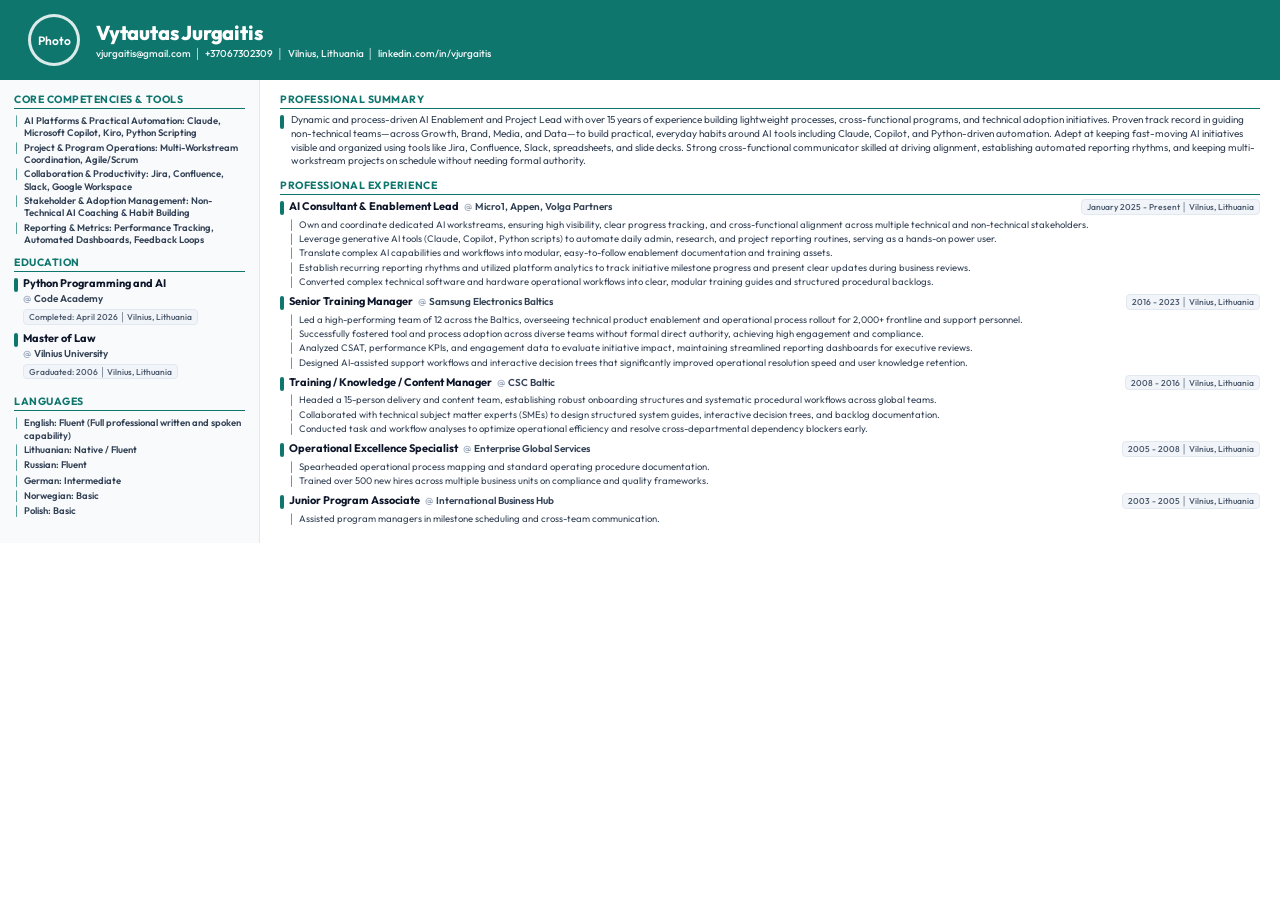
<file: scratch/out/test_fit1_measure.html>
<!DOCTYPE html>
<html lang="en">
<head>
<meta charset="UTF-8">
<title>Vytautas Jurgaitis - Resume</title>
<style>
  @import url('https://fonts.googleapis.com/css2?family=Outfit:wght@300;400;500;600;700;800&display=swap');
  
  :root {
    --theme-accent: #0F766E;
  }
  
  * {
    box-sizing: border-box;
  }
  
  @page {
    size: A4 portrait;
    margin: 0;
  }
  
  body {
    margin: 0;
    padding: 0;
    font-family: 'Outfit', -apple-system, BlinkMacSystemFont, 'Segoe UI', Roboto, sans-serif;
    color: #1E293B;
    background-color: #FFFFFF;
    -webkit-print-color-adjust: exact;
    print-color-adjust: exact;
    width: 100%;
    height: 100%;
  }
  
  .cv-page-table {
    width: 100%;
    border-collapse: collapse;
    border-spacing: 0;
  }
  
  .cv-page-table > thead {
    display: table-header-group;
  }
  
  .cv-page-table > thead > tr > th {
    padding: 0;
    font-weight: normal;
    text-align: left;
  }
  
  .cv-page-table > tbody > tr > td {
    padding: 0;
    vertical-align: top;
  }
  
  .cv-header-banner {
    background: #0F766E;
    color: #FFFFFF;
    padding: 24px 36px;
    display: flex;
    align-items: center;
    gap: 22px;
    flex-shrink: 0;
    width: 100%;
  }
  
  .cv-photo-frame {
    width: 70px;
    height: 70px;
    border-radius: 9999px;
    border: 3px solid rgba(255, 255, 255, 0.85);
    object-fit: cover;
    flex-shrink: 0;
  }
  
  .cv-photo-frame-placeholder {
    width: 70px;
    height: 70px;
    border-radius: 9999px;
    border: 3px solid rgba(255, 255, 255, 0.85);
    display: flex;
    align-items: center;
    justify-content: center;
    flex-shrink: 0;
    background: rgba(0, 0, 0, 0.15);
  }
  
  .cv-name {
    font-size: 24px;
    font-weight: 800;
    color: #FFFFFF;
    margin: 0 0 4px 0;
    letter-spacing: -0.01em;
  }
  
  .cv-contact {
    font-size: 11.5px;
    color: rgba(255, 255, 255, 0.95);
    font-weight: 500;
    line-height: 1.4;
  }
  
  .cv-2col-layout {
    display: grid;
    grid-template-columns: 260px 1fr;
    width: 100%;
  }
  
  .cv-2col-sidebar {
    background-color: #F8FAFC;
    border-right: 1.5px solid #E2E8F0;
    padding: 20px 18px;
    display: flex;
    flex-direction: column;
    gap: 16px;
    height: 100%;
  }
  
  .cv-2col-main {
    padding: 20px 28px;
    display: flex;
    flex-direction: column;
    gap: 18px;
  }
  
  .cv-1col-layout {
    padding: 24px 36px;
    display: flex;
    flex-direction: column;
    gap: 18px;
  }
  
  .draggable-section {
    break-inside: auto;
  }
  
  .sec-header {
    border-bottom: 1.5px solid #0F766E;
    padding-bottom: 3px;
    margin-bottom: 8px;
    break-after: avoid;
  }
  
  .sec-title {
    font-size: 12px;
    font-weight: 700;
    letter-spacing: 0.05em;
    text-transform: uppercase;
    color: #0F766E;
    margin: 0;
  }
  
  /* Line Styles */
  .line-style-short .item-block,
  .line-style-short .text-sec {
    position: relative;
    padding-left: 11px;
  }
  .line-style-short .item-block::before,
  .line-style-short .text-sec::before {
    content: '';
    position: absolute;
    left: 0;
    top: 4px;
    width: 3.5px;
    height: 18px;
    background-color: #0F766E;
    border-radius: 9999px;
  }
  
  .line-style-full .item-block,
  .line-style-full .text-sec {
    border-left: 3px solid #0F766E;
    padding-left: 11px;
  }
  
  .line-style-none .item-block,
  .line-style-none .text-sec {
    padding-left: 2px;
  }
  
  .text-sec {
    font-size: 11.5px;
    color: #334155;
    line-height: 1.58;
    margin: 0;
  }
  
  .skill-item-row {
    display: flex;
    align-items: flex-start;
    gap: 6px;
    padding: 2px 0;
    break-inside: avoid;
  }
  
  .bullet-marker {
    color: #0F766E;
    font-weight: 700;
    font-size: 11.5px;
    flex-shrink: 0;
    line-height: 1.4;
  }
  
  .skill-chip {
    font-size: 11px;
    font-weight: 600;
    color: #334155;
    line-height: 1.4;
  }
  
  .item-block {
    margin-bottom: 12px;
    break-inside: auto;
  }
  
  .item-header {
    display: flex;
    justify-content: space-between;
    align-items: flex-start;
    gap: 6px;
    margin-bottom: 3px;
    flex-wrap: wrap;
    break-after: avoid;
    break-inside: avoid;
  }
  
  .item-titles {
    display: flex;
    align-items: baseline;
    gap: 5px;
    flex-wrap: wrap;
  }
  
  .item-subtitle-wrapper {
    display: inline-flex;
    align-items: baseline;
    gap: 3px;
  }
  
  .item-title {
    font-size: 12.5px;
    font-weight: 700;
    color: #0F172A;
  }
  
  .item-at {
    font-size: 11px;
    color: #94A3B8;
  }
  
  .item-sub-title {
    font-size: 11.5px;
    font-weight: 600;
    color: #334155;
  }
  
  .item-badge {
    font-size: 9.5px;
    background-color: #F1F5F9;
    color: #475569;
    padding: 2px 7px;
    border-radius: 4px;
    border: 1px solid #E2E8F0;
    font-weight: 500;
    max-width: 100%;
    white-space: normal;
    word-break: break-word;
    line-height: 1.35;
  }
  
  /* Sidebar Item Header & Badge specific handling */
  .cv-2col-sidebar .item-header {
    flex-direction: column;
    align-items: flex-start;
    gap: 2px;
  }
  
  .cv-2col-sidebar .item-titles {
    flex-direction: column;
    align-items: flex-start;
    gap: 1px;
  }
  
  .cv-2col-sidebar .item-badge {
    margin-top: 2px;
  }
  
  .bullets-container {
    margin-top: 4px;
    display: flex;
    flex-direction: column;
    gap: 2px;
  }
  
  .bullet-item {
    display: flex;
    align-items: flex-start;
    gap: 6px;
    margin: 1px 0;
    break-inside: avoid;
  }
  
  .bullet-text {
    font-size: 11px;
    color: #334155;
    line-height: 1.5;
  }
  
  /* 📄 Fit to 1 Page compact scaling rules */
  .fit-one-page .cv-header-banner { padding: 14px 28px; gap: 16px; }
  .fit-one-page .cv-photo-frame { width: 52px; height: 52px; }
  .fit-one-page .cv-photo-frame-placeholder { width: 52px; height: 52px; font-size: 11px; }
  .fit-one-page .cv-name { font-size: 20px; margin: 0 0 2px 0; }
  .fit-one-page .cv-contact { font-size: 10px; line-height: 1.3; }
  .fit-one-page .cv-2col-sidebar { padding: 12px 14px; gap: 9px; }
  .fit-one-page .cv-2col-main { padding: 12px 20px; gap: 10px; }
  .fit-one-page .sec-header { margin-bottom: 4px; padding-bottom: 2px; }
  .fit-one-page .sec-title { font-size: 10.5px; }
  .fit-one-page .text-sec { font-size: 10px; line-height: 1.38; }
  .fit-one-page .item-block { margin-bottom: 6px; padding-left: 9px; }
  .fit-one-page .item-block::before, .fit-one-page .text-sec::before { height: 14px; top: 2px; }
  .fit-one-page .item-title { font-size: 11px; }
  .fit-one-page .item-sub-title { font-size: 10px; }
  .fit-one-page .item-badge { font-size: 8.5px; padding: 1px 5px; }
  .fit-one-page .skill-item-row { padding: 1px 0; gap: 4px; }
  .fit-one-page .skill-chip { font-size: 9.5px; line-height: 1.3; }
  .fit-one-page .bullet-marker { font-size: 9.5px; }
  .fit-one-page .bullet-item { margin: 0; gap: 4px; }
  .fit-one-page .bullet-text { font-size: 9.5px; line-height: 1.35; }
  .fit-one-page .bullets-container { margin-top: 2px; gap: 1px; }
</style>
</head>
<body class="theme-creative layout-2col line-style-short fit-one-page">
  <table class="cv-page-table">
    <thead>
      <tr>
        <th>
          <div class="cv-header-banner">
            <div class="cv-photo-frame-placeholder" style="background:#0F766E;">
            <span style="color:white;font-size:12px;font-weight:600;">Photo</span>
        </div>
            <div style="flex:1;">
              <h1 class="cv-name">Vytautas Jurgaitis</h1>
              <div class="cv-contact">vjurgaitis@gmail.com &nbsp;│&nbsp; +37067302309 &nbsp;│&nbsp; Vilnius, Lithuania &nbsp;│&nbsp; linkedin.com/in/vjurgaitis</div>
            </div>
          </div>
        </th>
      </tr>
    </thead>
    <tbody>
      <tr>
        <td>
          
        <div class="cv-2col-layout">
            <div class="cv-2col-sidebar">
        <div class="draggable-section" data-type="list">
            <div class="sec-header">
                <h2 class="sec-title">Core Competencies & Tools</h2>
            </div>
            <div class="sec-content list-sec"><div class="skill-item-row"><span class="bullet-marker">│</span><span class="skill-chip">AI Platforms & Practical Automation: Claude, Microsoft Copilot, Kiro, Python Scripting</span></div><div class="skill-item-row"><span class="bullet-marker">│</span><span class="skill-chip">Project & Program Operations: Multi-Workstream Coordination, Agile/Scrum</span></div><div class="skill-item-row"><span class="bullet-marker">│</span><span class="skill-chip">Collaboration & Productivity: Jira, Confluence, Slack, Google Workspace</span></div><div class="skill-item-row"><span class="bullet-marker">│</span><span class="skill-chip">Stakeholder & Adoption Management: Non-Technical AI Coaching & Habit Building</span></div><div class="skill-item-row"><span class="bullet-marker">│</span><span class="skill-chip">Reporting & Metrics: Performance Tracking, Automated Dashboards, Feedback Loops</span></div></div>
        </div>
        
        <div class="draggable-section" data-type="education">
            <div class="sec-header">
                <h2 class="sec-title">Education</h2>
            </div>
            <div class="sec-content exp-sec">
                    <div class="item-block">
                        <div class="item-header">
                            <div class="item-titles">
                                <span class="item-title">Python Programming and AI</span>
                                <span class="item-subtitle-wrapper"><span class="item-at">@</span> <span class="item-sub-title">Code Academy</span></span>
                            </div>
                            <div class="item-badge">Completed: April 2026 │ Vilnius, Lithuania</div>
                        </div>
                        
                    </div>
                    
                    <div class="item-block">
                        <div class="item-header">
                            <div class="item-titles">
                                <span class="item-title">Master of Law</span>
                                <span class="item-subtitle-wrapper"><span class="item-at">@</span> <span class="item-sub-title">Vilnius University</span></span>
                            </div>
                            <div class="item-badge">Graduated: 2006 │ Vilnius, Lithuania</div>
                        </div>
                        
                    </div>
                    </div>
        </div>
        
        <div class="draggable-section" data-type="list">
            <div class="sec-header">
                <h2 class="sec-title">Languages</h2>
            </div>
            <div class="sec-content list-sec"><div class="skill-item-row"><span class="bullet-marker">│</span><span class="skill-chip">English: Fluent (Full professional written and spoken capability)</span></div><div class="skill-item-row"><span class="bullet-marker">│</span><span class="skill-chip">Lithuanian: Native / Fluent</span></div><div class="skill-item-row"><span class="bullet-marker">│</span><span class="skill-chip">Russian: Fluent</span></div><div class="skill-item-row"><span class="bullet-marker">│</span><span class="skill-chip">German: Intermediate</span></div><div class="skill-item-row"><span class="bullet-marker">│</span><span class="skill-chip">Norwegian: Basic</span></div><div class="skill-item-row"><span class="bullet-marker">│</span><span class="skill-chip">Polish: Basic</span></div></div>
        </div>
        </div>
            <div class="cv-2col-main">
        <div class="draggable-section" data-type="text">
            <div class="sec-header">
                <h2 class="sec-title">Professional Summary</h2>
            </div>
            <div class="sec-content text-sec">Dynamic and process-driven AI Enablement and Project Lead with over 15 years of experience building lightweight processes, cross-functional programs, and technical adoption initiatives. Proven track record in guiding non-technical teams—across Growth, Brand, Media, and Data—to build practical, everyday habits around AI tools including Claude, Copilot, and Python-driven automation. Adept at keeping fast-moving AI initiatives visible and organized using tools like Jira, Confluence, Slack, spreadsheets, and slide decks. Strong cross-functional communicator skilled at driving alignment, establishing automated reporting rhythms, and keeping multi-workstream projects on schedule without needing formal authority.</div>
        </div>
        
        <div class="draggable-section" data-type="experience">
            <div class="sec-header">
                <h2 class="sec-title">Professional Experience</h2>
            </div>
            <div class="sec-content exp-sec">
                    <div class="item-block">
                        <div class="item-header">
                            <div class="item-titles">
                                <span class="item-title">AI Consultant & Enablement Lead</span>
                                <span class="item-subtitle-wrapper"><span class="item-at">@</span> <span class="item-sub-title">Micro1, Appen, Volga Partners</span></span>
                            </div>
                            <div class="item-badge">January 2025 - Present │ Vilnius, Lithuania</div>
                        </div>
                        <div class="bullets-container"><div class="bullet-item"><span class="bullet-marker">│</span><span class="bullet-text">Own and coordinate dedicated AI workstreams, ensuring high visibility, clear progress tracking, and cross-functional alignment across multiple technical and non-technical stakeholders.</span></div><div class="bullet-item"><span class="bullet-marker">│</span><span class="bullet-text">Leverage generative AI tools (Claude, Copilot, Python scripts) to automate daily admin, research, and project reporting routines, serving as a hands-on power user.</span></div><div class="bullet-item"><span class="bullet-marker">│</span><span class="bullet-text">Translate complex AI capabilities and workflows into modular, easy-to-follow enablement documentation and training assets.</span></div><div class="bullet-item"><span class="bullet-marker">│</span><span class="bullet-text">Establish recurring reporting rhythms and utilized platform analytics to track initiative milestone progress and present clear updates during business reviews.</span></div><div class="bullet-item"><span class="bullet-marker">│</span><span class="bullet-text">Converted complex technical software and hardware operational workflows into clear, modular training guides and structured procedural backlogs.</span></div></div>
                    </div>
                    
                    <div class="item-block">
                        <div class="item-header">
                            <div class="item-titles">
                                <span class="item-title">Senior Training Manager</span>
                                <span class="item-subtitle-wrapper"><span class="item-at">@</span> <span class="item-sub-title">Samsung Electronics Baltics</span></span>
                            </div>
                            <div class="item-badge">2016 - 2023 │ Vilnius, Lithuania</div>
                        </div>
                        <div class="bullets-container"><div class="bullet-item"><span class="bullet-marker">│</span><span class="bullet-text">Led a high-performing team of 12 across the Baltics, overseeing technical product enablement and operational process rollout for 2,000+ frontline and support personnel.</span></div><div class="bullet-item"><span class="bullet-marker">│</span><span class="bullet-text">Successfully fostered tool and process adoption across diverse teams without formal direct authority, achieving high engagement and compliance.</span></div><div class="bullet-item"><span class="bullet-marker">│</span><span class="bullet-text">Analyzed CSAT, performance KPIs, and engagement data to evaluate initiative impact, maintaining streamlined reporting dashboards for executive reviews.</span></div><div class="bullet-item"><span class="bullet-marker">│</span><span class="bullet-text">Designed AI-assisted support workflows and interactive decision trees that significantly improved operational resolution speed and user knowledge retention.</span></div></div>
                    </div>
                    
                    <div class="item-block">
                        <div class="item-header">
                            <div class="item-titles">
                                <span class="item-title">Training / Knowledge / Content Manager</span>
                                <span class="item-subtitle-wrapper"><span class="item-at">@</span> <span class="item-sub-title">CSC Baltic</span></span>
                            </div>
                            <div class="item-badge">2008 - 2016 │ Vilnius, Lithuania</div>
                        </div>
                        <div class="bullets-container"><div class="bullet-item"><span class="bullet-marker">│</span><span class="bullet-text">Headed a 15-person delivery and content team, establishing robust onboarding structures and systematic procedural workflows across global teams.</span></div><div class="bullet-item"><span class="bullet-marker">│</span><span class="bullet-text">Collaborated with technical subject matter experts (SMEs) to design structured system guides, interactive decision trees, and backlog documentation.</span></div><div class="bullet-item"><span class="bullet-marker">│</span><span class="bullet-text">Conducted task and workflow analyses to optimize operational efficiency and resolve cross-departmental dependency blockers early.</span></div></div>
                    </div>
                    
                    <div class="item-block">
                        <div class="item-header">
                            <div class="item-titles">
                                <span class="item-title">Operational Excellence Specialist</span>
                                <span class="item-subtitle-wrapper"><span class="item-at">@</span> <span class="item-sub-title">Enterprise Global Services</span></span>
                            </div>
                            <div class="item-badge">2005 - 2008 │ Vilnius, Lithuania</div>
                        </div>
                        <div class="bullets-container"><div class="bullet-item"><span class="bullet-marker">│</span><span class="bullet-text">Spearheaded operational process mapping and standard operating procedure documentation.</span></div><div class="bullet-item"><span class="bullet-marker">│</span><span class="bullet-text">Trained over 500 new hires across multiple business units on compliance and quality frameworks.</span></div></div>
                    </div>
                    
                    <div class="item-block">
                        <div class="item-header">
                            <div class="item-titles">
                                <span class="item-title">Junior Program Associate</span>
                                <span class="item-subtitle-wrapper"><span class="item-at">@</span> <span class="item-sub-title">International Business Hub</span></span>
                            </div>
                            <div class="item-badge">2003 - 2005 │ Vilnius, Lithuania</div>
                        </div>
                        <div class="bullets-container"><div class="bullet-item"><span class="bullet-marker">│</span><span class="bullet-text">Assisted program managers in milestone scheduling and cross-team communication.</span></div></div>
                    </div>
                    </div>
        </div>
        </div>
        </div>
        
        </td>
      </tr>
    </tbody>
  </table>
</body>
</html>
</file>
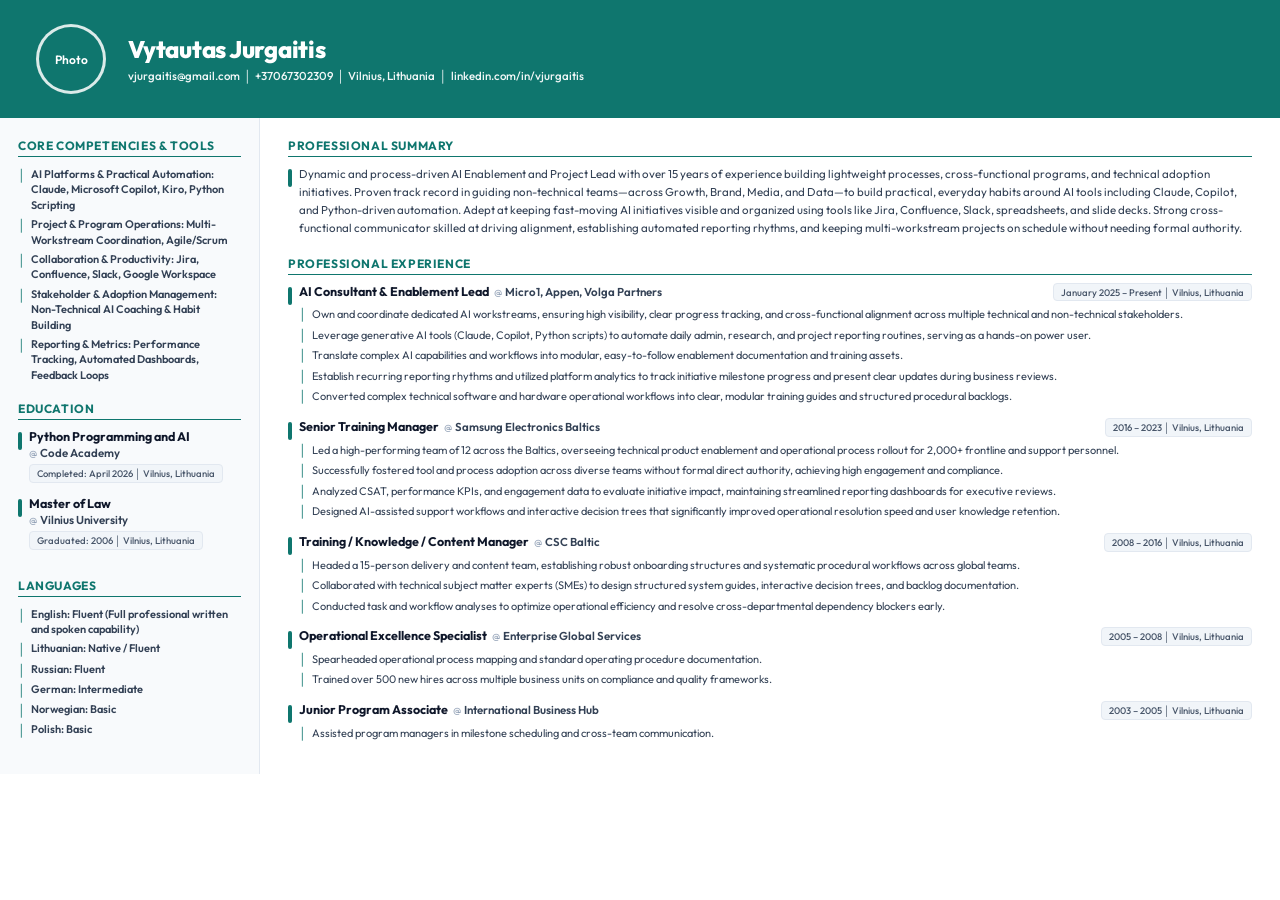
<file: scratch/out/test_multi.html>
<!DOCTYPE html>
<html lang="en">
<head>
<meta charset="UTF-8">
<title>Vytautas Jurgaitis - Resume</title>
<style>
  @import url('https://fonts.googleapis.com/css2?family=Outfit:wght@300;400;500;600;700;800&display=swap');
  
  :root {
    --theme-accent: #0F766E;
  }
  
  * {
    box-sizing: border-box;
  }
  
  @page {
    size: A4 portrait;
    margin: 0;
  }
  
  body {
    margin: 0;
    padding: 0;
    font-family: 'Outfit', -apple-system, BlinkMacSystemFont, 'Segoe UI', Roboto, sans-serif;
    color: #1E293B;
    background-color: #FFFFFF;
    -webkit-print-color-adjust: exact;
    print-color-adjust: exact;
    width: 100%;
    height: 100%;
  }
  
  .cv-page-table {
    width: 100%;
    border-collapse: collapse;
    border-spacing: 0;
  }
  
  .cv-page-table > thead {
    display: table-header-group;
  }
  
  .cv-page-table > thead > tr > th {
    padding: 0;
    font-weight: normal;
    text-align: left;
  }
  
  .cv-page-table > tbody > tr > td {
    padding: 0;
    vertical-align: top;
  }
  
  .cv-header-banner {
    background: #0F766E;
    color: #FFFFFF;
    padding: 24px 36px;
    display: flex;
    align-items: center;
    gap: 22px;
    flex-shrink: 0;
    width: 100%;
  }
  
  .cv-photo-frame {
    width: 70px;
    height: 70px;
    border-radius: 9999px;
    border: 3px solid rgba(255, 255, 255, 0.85);
    object-fit: cover;
    flex-shrink: 0;
  }
  
  .cv-photo-frame-placeholder {
    width: 70px;
    height: 70px;
    border-radius: 9999px;
    border: 3px solid rgba(255, 255, 255, 0.85);
    display: flex;
    align-items: center;
    justify-content: center;
    flex-shrink: 0;
    background: rgba(0, 0, 0, 0.15);
  }
  
  .cv-name {
    font-size: 24px;
    font-weight: 800;
    color: #FFFFFF;
    margin: 0 0 4px 0;
    letter-spacing: -0.01em;
  }
  
  .cv-contact {
    font-size: 11.5px;
    color: rgba(255, 255, 255, 0.95);
    font-weight: 500;
    line-height: 1.4;
  }
  
  .cv-2col-layout {
    display: grid;
    grid-template-columns: 260px 1fr;
    width: 100%;
  }
  
  .cv-2col-sidebar {
    background-color: #F8FAFC;
    border-right: 1.5px solid #E2E8F0;
    padding: 20px 18px;
    display: flex;
    flex-direction: column;
    gap: 16px;
    height: 100%;
  }
  
  .cv-2col-main {
    padding: 20px 28px;
    display: flex;
    flex-direction: column;
    gap: 18px;
  }
  
  .cv-1col-layout {
    padding: 24px 36px;
    display: flex;
    flex-direction: column;
    gap: 18px;
  }
  
  .draggable-section {
    break-inside: auto;
  }
  
  .sec-header {
    border-bottom: 1.5px solid #0F766E;
    padding-bottom: 3px;
    margin-bottom: 8px;
    break-after: avoid;
  }
  
  .sec-title {
    font-size: 12px;
    font-weight: 700;
    letter-spacing: 0.05em;
    text-transform: uppercase;
    color: #0F766E;
    margin: 0;
  }
  
  /* Line Styles */
  .line-style-short .item-block,
  .line-style-short .text-sec {
    position: relative;
    padding-left: 11px;
  }
  .line-style-short .item-block::before,
  .line-style-short .text-sec::before {
    content: '';
    position: absolute;
    left: 0;
    top: 4px;
    width: 3.5px;
    height: 18px;
    background-color: #0F766E;
    border-radius: 9999px;
  }
  
  .line-style-full .item-block,
  .line-style-full .text-sec {
    border-left: 3px solid #0F766E;
    padding-left: 11px;
  }
  
  .line-style-none .item-block,
  .line-style-none .text-sec {
    padding-left: 2px;
  }
  
  .text-sec {
    font-size: 11.5px;
    color: #334155;
    line-height: 1.58;
    margin: 0;
  }
  
  .skill-item-row {
    display: flex;
    align-items: flex-start;
    gap: 6px;
    padding: 2px 0;
    break-inside: avoid;
  }
  
  .bullet-marker {
    color: #0F766E;
    font-weight: 700;
    font-size: 11.5px;
    flex-shrink: 0;
    line-height: 1.4;
  }
  
  .skill-chip {
    font-size: 11px;
    font-weight: 600;
    color: #334155;
    line-height: 1.4;
  }
  
  .item-block {
    margin-bottom: 12px;
    break-inside: auto;
  }
  
  .item-header {
    display: flex;
    justify-content: space-between;
    align-items: flex-start;
    gap: 6px;
    margin-bottom: 3px;
    flex-wrap: wrap;
    break-after: avoid;
    break-inside: avoid;
  }
  
  .item-titles {
    display: flex;
    align-items: baseline;
    gap: 5px;
    flex-wrap: wrap;
  }
  
  .item-subtitle-wrapper {
    display: inline-flex;
    align-items: baseline;
    gap: 3px;
  }
  
  .item-title {
    font-size: 12.5px;
    font-weight: 700;
    color: #0F172A;
  }
  
  .item-at {
    font-size: 11px;
    color: #94A3B8;
  }
  
  .item-sub-title {
    font-size: 11.5px;
    font-weight: 600;
    color: #334155;
  }
  
  .item-badge {
    font-size: 9.5px;
    background-color: #F1F5F9;
    color: #475569;
    padding: 2px 7px;
    border-radius: 4px;
    border: 1px solid #E2E8F0;
    font-weight: 500;
    max-width: 100%;
    white-space: normal;
    word-break: break-word;
    line-height: 1.35;
  }
  
  /* Sidebar Item Header & Badge specific handling */
  .cv-2col-sidebar .item-header {
    flex-direction: column;
    align-items: flex-start;
    gap: 2px;
  }
  
  .cv-2col-sidebar .item-titles {
    flex-direction: column;
    align-items: flex-start;
    gap: 1px;
  }
  
  .cv-2col-sidebar .item-badge {
    margin-top: 2px;
  }
  
  .bullets-container {
    margin-top: 4px;
    display: flex;
    flex-direction: column;
    gap: 2px;
  }
  
  .bullet-item {
    display: flex;
    align-items: flex-start;
    gap: 6px;
    margin: 1px 0;
    break-inside: avoid;
  }
  
  .bullet-text {
    font-size: 11px;
    color: #334155;
    line-height: 1.5;
  }
  
  /* 📄 Fit to 1 Page compact scaling rules */
  .fit-one-page .cv-header-banner { padding: 14px 28px; gap: 16px; }
  .fit-one-page .cv-photo-frame { width: 52px; height: 52px; }
  .fit-one-page .cv-photo-frame-placeholder { width: 52px; height: 52px; font-size: 11px; }
  .fit-one-page .cv-name { font-size: 20px; margin: 0 0 2px 0; }
  .fit-one-page .cv-contact { font-size: 10px; line-height: 1.3; }
  .fit-one-page .cv-2col-sidebar { padding: 12px 14px; gap: 9px; }
  .fit-one-page .cv-2col-main { padding: 12px 20px; gap: 10px; }
  .fit-one-page .sec-header { margin-bottom: 4px; padding-bottom: 2px; }
  .fit-one-page .sec-title { font-size: 10.5px; }
  .fit-one-page .text-sec { font-size: 10px; line-height: 1.38; }
  .fit-one-page .item-block { margin-bottom: 6px; padding-left: 9px; }
  .fit-one-page .item-block::before, .fit-one-page .text-sec::before { height: 14px; top: 2px; }
  .fit-one-page .item-title { font-size: 11px; }
  .fit-one-page .item-sub-title { font-size: 10px; }
  .fit-one-page .item-badge { font-size: 8.5px; padding: 1px 5px; }
  .fit-one-page .skill-item-row { padding: 1px 0; gap: 4px; }
  .fit-one-page .skill-chip { font-size: 9.5px; line-height: 1.3; }
  .fit-one-page .bullet-marker { font-size: 9.5px; }
  .fit-one-page .bullet-item { margin: 0; gap: 4px; }
  .fit-one-page .bullet-text { font-size: 9.5px; line-height: 1.35; }
  .fit-one-page .bullets-container { margin-top: 2px; gap: 1px; }
</style>
</head>
<body class="theme-creative layout-2col line-style-short ">
  <table class="cv-page-table">
    <thead>
      <tr>
        <th>
          <div class="cv-header-banner">
            <div class="cv-photo-frame-placeholder" style="background:#0F766E;">
            <span style="color:white;font-size:12px;font-weight:600;">Photo</span>
        </div>
            <div style="flex:1;">
              <h1 class="cv-name">Vytautas Jurgaitis</h1>
              <div class="cv-contact">vjurgaitis@gmail.com &nbsp;│&nbsp; +37067302309 &nbsp;│&nbsp; Vilnius, Lithuania &nbsp;│&nbsp; linkedin.com/in/vjurgaitis</div>
            </div>
          </div>
        </th>
      </tr>
    </thead>
    <tbody>
      <tr>
        <td>
          
        <div class="cv-2col-layout">
            <div class="cv-2col-sidebar">
        <div class="draggable-section" data-type="list">
            <div class="sec-header">
                <h2 class="sec-title">CORE COMPETENCIES & TOOLS</h2>
            </div>
            <div class="sec-content list-sec"><div class="skill-item-row"><span class="bullet-marker">│</span><span class="skill-chip">AI Platforms & Practical Automation: Claude, Microsoft Copilot, Kiro, Python Scripting</span></div><div class="skill-item-row"><span class="bullet-marker">│</span><span class="skill-chip">Project & Program Operations: Multi-Workstream Coordination, Agile/Scrum</span></div><div class="skill-item-row"><span class="bullet-marker">│</span><span class="skill-chip">Collaboration & Productivity: Jira, Confluence, Slack, Google Workspace</span></div><div class="skill-item-row"><span class="bullet-marker">│</span><span class="skill-chip">Stakeholder & Adoption Management: Non-Technical AI Coaching & Habit Building</span></div><div class="skill-item-row"><span class="bullet-marker">│</span><span class="skill-chip">Reporting & Metrics: Performance Tracking, Automated Dashboards, Feedback Loops</span></div></div>
        </div>
        
        <div class="draggable-section" data-type="education">
            <div class="sec-header">
                <h2 class="sec-title">EDUCATION</h2>
            </div>
            <div class="sec-content exp-sec">
                    <div class="item-block">
                        <div class="item-header">
                            <div class="item-titles">
                                <span class="item-title">Python Programming and AI</span>
                                <span class="item-subtitle-wrapper"><span class="item-at">@</span> <span class="item-sub-title">Code Academy</span></span>
                            </div>
                            <div class="item-badge">Completed: April 2026 │ Vilnius, Lithuania</div>
                        </div>
                        
                    </div>
                    
                    <div class="item-block">
                        <div class="item-header">
                            <div class="item-titles">
                                <span class="item-title">Master of Law</span>
                                <span class="item-subtitle-wrapper"><span class="item-at">@</span> <span class="item-sub-title">Vilnius University</span></span>
                            </div>
                            <div class="item-badge">Graduated: 2006 │ Vilnius, Lithuania</div>
                        </div>
                        
                    </div>
                    </div>
        </div>
        
        <div class="draggable-section" data-type="list">
            <div class="sec-header">
                <h2 class="sec-title">LANGUAGES</h2>
            </div>
            <div class="sec-content list-sec"><div class="skill-item-row"><span class="bullet-marker">│</span><span class="skill-chip">English: Fluent (Full professional written and spoken capability)</span></div><div class="skill-item-row"><span class="bullet-marker">│</span><span class="skill-chip">Lithuanian: Native / Fluent</span></div><div class="skill-item-row"><span class="bullet-marker">│</span><span class="skill-chip">Russian: Fluent</span></div><div class="skill-item-row"><span class="bullet-marker">│</span><span class="skill-chip">German: Intermediate</span></div><div class="skill-item-row"><span class="bullet-marker">│</span><span class="skill-chip">Norwegian: Basic</span></div><div class="skill-item-row"><span class="bullet-marker">│</span><span class="skill-chip">Polish: Basic</span></div></div>
        </div>
        </div>
            <div class="cv-2col-main">
        <div class="draggable-section" data-type="text">
            <div class="sec-header">
                <h2 class="sec-title">PROFESSIONAL SUMMARY</h2>
            </div>
            <div class="sec-content text-sec">Dynamic and process-driven AI Enablement and Project Lead with over 15 years of experience building lightweight processes, cross-functional programs, and technical adoption initiatives. Proven track record in guiding non-technical teams—across Growth, Brand, Media, and Data—to build practical, everyday habits around AI tools including Claude, Copilot, and Python-driven automation. Adept at keeping fast-moving AI initiatives visible and organized using tools like Jira, Confluence, Slack, spreadsheets, and slide decks. Strong cross-functional communicator skilled at driving alignment, establishing automated reporting rhythms, and keeping multi-workstream projects on schedule without needing formal authority.</div>
        </div>
        
        <div class="draggable-section" data-type="experience">
            <div class="sec-header">
                <h2 class="sec-title">PROFESSIONAL EXPERIENCE</h2>
            </div>
            <div class="sec-content exp-sec">
                    <div class="item-block">
                        <div class="item-header">
                            <div class="item-titles">
                                <span class="item-title">AI Consultant & Enablement Lead</span>
                                <span class="item-subtitle-wrapper"><span class="item-at">@</span> <span class="item-sub-title">Micro1, Appen, Volga Partners</span></span>
                            </div>
                            <div class="item-badge">January 2025 – Present │ Vilnius, Lithuania</div>
                        </div>
                        <div class="bullets-container"><div class="bullet-item"><span class="bullet-marker">│</span><span class="bullet-text">Own and coordinate dedicated AI workstreams, ensuring high visibility, clear progress tracking, and cross-functional alignment across multiple technical and non-technical stakeholders.</span></div><div class="bullet-item"><span class="bullet-marker">│</span><span class="bullet-text">Leverage generative AI tools (Claude, Copilot, Python scripts) to automate daily admin, research, and project reporting routines, serving as a hands-on power user.</span></div><div class="bullet-item"><span class="bullet-marker">│</span><span class="bullet-text">Translate complex AI capabilities and workflows into modular, easy-to-follow enablement documentation and training assets.</span></div><div class="bullet-item"><span class="bullet-marker">│</span><span class="bullet-text">Establish recurring reporting rhythms and utilized platform analytics to track initiative milestone progress and present clear updates during business reviews.</span></div><div class="bullet-item"><span class="bullet-marker">│</span><span class="bullet-text">Converted complex technical software and hardware operational workflows into clear, modular training guides and structured procedural backlogs.</span></div></div>
                    </div>
                    
                    <div class="item-block">
                        <div class="item-header">
                            <div class="item-titles">
                                <span class="item-title">Senior Training Manager</span>
                                <span class="item-subtitle-wrapper"><span class="item-at">@</span> <span class="item-sub-title">Samsung Electronics Baltics</span></span>
                            </div>
                            <div class="item-badge">2016 – 2023 │ Vilnius, Lithuania</div>
                        </div>
                        <div class="bullets-container"><div class="bullet-item"><span class="bullet-marker">│</span><span class="bullet-text">Led a high-performing team of 12 across the Baltics, overseeing technical product enablement and operational process rollout for 2,000+ frontline and support personnel.</span></div><div class="bullet-item"><span class="bullet-marker">│</span><span class="bullet-text">Successfully fostered tool and process adoption across diverse teams without formal direct authority, achieving high engagement and compliance.</span></div><div class="bullet-item"><span class="bullet-marker">│</span><span class="bullet-text">Analyzed CSAT, performance KPIs, and engagement data to evaluate initiative impact, maintaining streamlined reporting dashboards for executive reviews.</span></div><div class="bullet-item"><span class="bullet-marker">│</span><span class="bullet-text">Designed AI-assisted support workflows and interactive decision trees that significantly improved operational resolution speed and user knowledge retention.</span></div></div>
                    </div>
                    
                    <div class="item-block">
                        <div class="item-header">
                            <div class="item-titles">
                                <span class="item-title">Training / Knowledge / Content Manager</span>
                                <span class="item-subtitle-wrapper"><span class="item-at">@</span> <span class="item-sub-title">CSC Baltic</span></span>
                            </div>
                            <div class="item-badge">2008 – 2016 │ Vilnius, Lithuania</div>
                        </div>
                        <div class="bullets-container"><div class="bullet-item"><span class="bullet-marker">│</span><span class="bullet-text">Headed a 15-person delivery and content team, establishing robust onboarding structures and systematic procedural workflows across global teams.</span></div><div class="bullet-item"><span class="bullet-marker">│</span><span class="bullet-text">Collaborated with technical subject matter experts (SMEs) to design structured system guides, interactive decision trees, and backlog documentation.</span></div><div class="bullet-item"><span class="bullet-marker">│</span><span class="bullet-text">Conducted task and workflow analyses to optimize operational efficiency and resolve cross-departmental dependency blockers early.</span></div></div>
                    </div>
                    
                    <div class="item-block">
                        <div class="item-header">
                            <div class="item-titles">
                                <span class="item-title">Operational Excellence Specialist</span>
                                <span class="item-subtitle-wrapper"><span class="item-at">@</span> <span class="item-sub-title">Enterprise Global Services</span></span>
                            </div>
                            <div class="item-badge">2005 – 2008 │ Vilnius, Lithuania</div>
                        </div>
                        <div class="bullets-container"><div class="bullet-item"><span class="bullet-marker">│</span><span class="bullet-text">Spearheaded operational process mapping and standard operating procedure documentation.</span></div><div class="bullet-item"><span class="bullet-marker">│</span><span class="bullet-text">Trained over 500 new hires across multiple business units on compliance and quality frameworks.</span></div></div>
                    </div>
                    
                    <div class="item-block">
                        <div class="item-header">
                            <div class="item-titles">
                                <span class="item-title">Junior Program Associate</span>
                                <span class="item-subtitle-wrapper"><span class="item-at">@</span> <span class="item-sub-title">International Business Hub</span></span>
                            </div>
                            <div class="item-badge">2003 – 2005 │ Vilnius, Lithuania</div>
                        </div>
                        <div class="bullets-container"><div class="bullet-item"><span class="bullet-marker">│</span><span class="bullet-text">Assisted program managers in milestone scheduling and cross-team communication.</span></div></div>
                    </div>
                    </div>
        </div>
        </div>
        </div>
        
        </td>
      </tr>
    </tbody>
  </table>
</body>
</html>
</file>
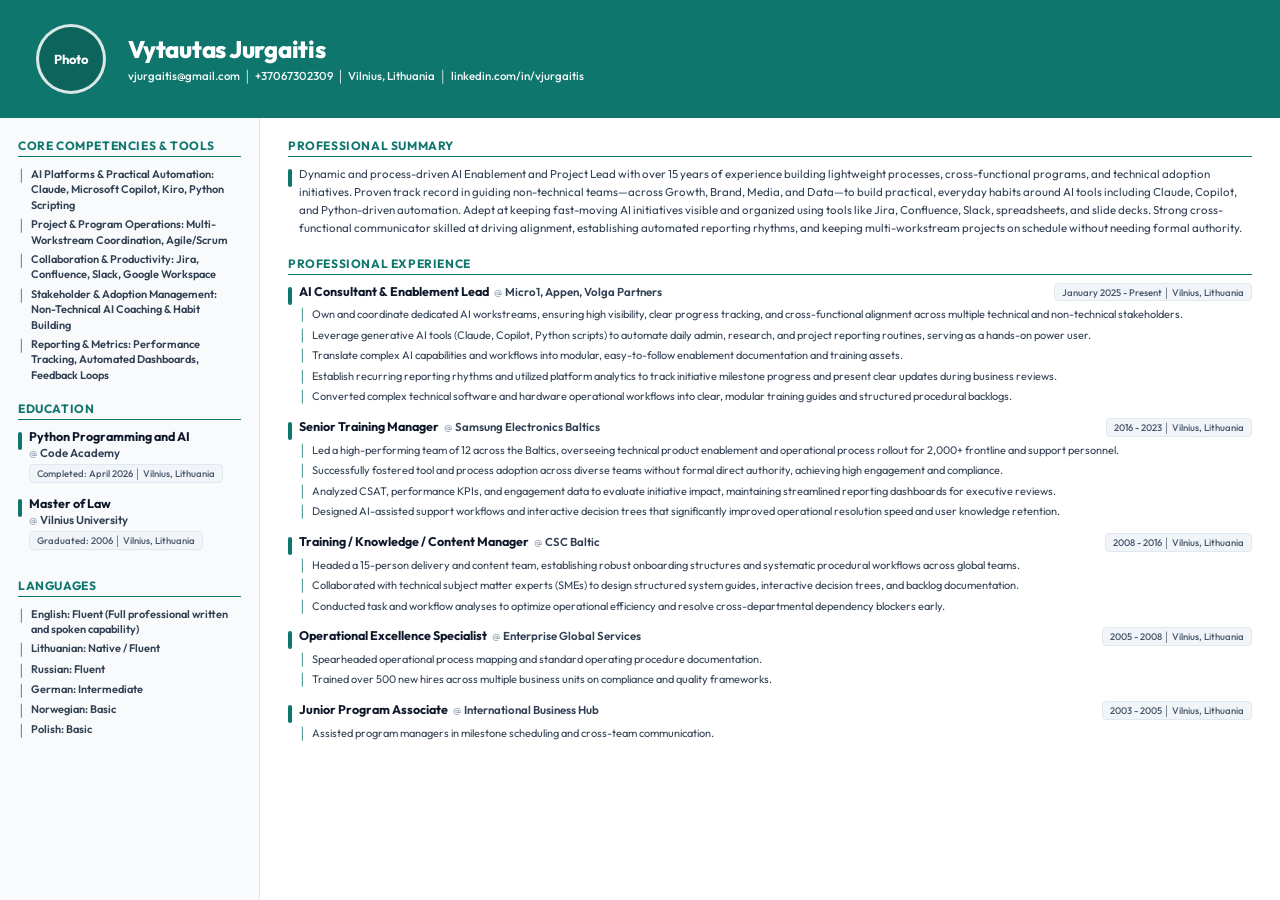
<file: scratch/out/test_visual.html>
<!DOCTYPE html>
<html>
<head>
<meta charset="UTF-8">
<style>
@import url('https://fonts.googleapis.com/css2?family=Outfit:wght@300;400;500;600;700;800&display=swap');
@page { size: A4 portrait; margin: 0; }
* { box-sizing: border-box; }
html, body { margin: 0; padding: 0; font-family: 'Outfit', sans-serif; -webkit-print-color-adjust: exact; print-color-adjust: exact; background: #FFFFFF; width: 100%; height: 100%; }
.cv-page-wrapper { width: 100%; min-height: 100%; display: flex; flex-direction: column; background: #FFFFFF; }
.cv-header-banner { background: #0F766E; color: white; padding: 24px 36px; display: flex; align-items: center; gap: 22px; flex-shrink: 0; }
.cv-photo-frame-placeholder { width: 70px; height: 70px; border-radius: 9999px; border: 3px solid rgba(255,255,255,0.85); display: flex; align-items: center; justify-content: center; background: rgba(0,0,0,0.15); color: white; font-weight: 700; font-size: 13px; flex-shrink: 0; }
.cv-name { font-size: 24px; font-weight: 800; color: #FFFFFF; margin: 0 0 4px 0; letter-spacing: -0.01em; }
.cv-contact { font-size: 11.5px; color: rgba(255, 255, 255, 0.95); font-weight: 500; line-height: 1.4; }
.cv-2col-layout { flex: 1; display: grid; grid-template-columns: 260px 1fr; min-height: 100%; }
.cv-2col-sidebar { background-color: #F8FAFC; border-right: 1.5px solid #E2E8F0; padding: 20px 18px; display: flex; flex-direction: column; gap: 16px; height: 100%; }
.cv-2col-main { padding: 20px 28px; display: flex; flex-direction: column; gap: 18px; }
.sec-header { border-bottom: 1.5px solid #0F766E; padding-bottom: 3px; margin-bottom: 8px; break-after: avoid; }
.sec-title { font-size: 12px; font-weight: 700; letter-spacing: 0.05em; text-transform: uppercase; color: #0F766E; margin: 0; }
.item-block, .text-sec { position: relative; padding-left: 11px; }
.item-block::before, .text-sec::before { content: ''; position: absolute; left: 0; top: 4px; width: 3.5px; height: 18px; background-color: #0F766E; border-radius: 9999px; }
.text-sec { font-size: 11.5px; color: #334155; line-height: 1.58; margin: 0; }
.skill-item-row { display: flex; align-items: flex-start; gap: 6px; padding: 2px 0; break-inside: avoid; }
.bullet-marker { color: #0F766E; font-weight: 700; font-size: 11.5px; flex-shrink: 0; line-height: 1.4; }
.skill-chip { font-size: 11px; font-weight: 600; color: #334155; line-height: 1.4; }
.item-block { margin-bottom: 12px; break-inside: auto; }
.item-header { display: flex; justify-content: space-between; align-items: flex-start; gap: 6px; margin-bottom: 3px; flex-wrap: wrap; break-after: avoid; break-inside: avoid; }
.item-titles { display: flex; align-items: baseline; gap: 5px; flex-wrap: wrap; }
.item-subtitle-wrapper { display: inline-flex; align-items: baseline; gap: 3px; }
.item-title { font-size: 12.5px; font-weight: 700; color: #0F172A; }
.item-at { font-size: 11px; color: #94A3B8; }
.item-sub-title { font-size: 11.5px; font-weight: 600; color: #334155; }
.item-badge { font-size: 9.5px; background-color: #F1F5F9; color: #475569; padding: 2px 7px; border-radius: 4px; border: 1px solid #E2E8F0; font-weight: 500; max-width: 100%; white-space: normal; word-break: break-word; line-height: 1.35; }
.cv-2col-sidebar .item-header { flex-direction: column; align-items: flex-start; gap: 2px; }
.cv-2col-sidebar .item-titles { flex-direction: column; align-items: flex-start; gap: 1px; }
.cv-2col-sidebar .item-badge { margin-top: 2px; }
.bullets-container { margin-top: 4px; display: flex; flex-direction: column; gap: 2px; }
.bullet-item { display: flex; align-items: flex-start; gap: 6px; margin: 1px 0; break-inside: avoid; }
.bullet-text { font-size: 11px; color: #334155; line-height: 1.5; }
</style>
</head>
<body>
<div class="cv-page-wrapper">
    <div class="cv-header-banner">
        <div class="cv-photo-frame-placeholder">Photo</div>
        <div style="flex:1;">
            <h1 class="cv-name">Vytautas Jurgaitis</h1>
            <div class="cv-contact">vjurgaitis@gmail.com &nbsp;│&nbsp; +37067302309 &nbsp;│&nbsp; Vilnius, Lithuania &nbsp;│&nbsp; linkedin.com/in/vjurgaitis</div>
        </div>
    </div>
    <div class="cv-2col-layout">
        <div class="cv-2col-sidebar">
        <div class="draggable-section">
            <div class="sec-header"><h2 class="sec-title">Core Competencies & Tools</h2></div>
            <div class="sec-content list-sec"><div class="skill-item-row"><span class="bullet-marker">│</span><span class="skill-chip">AI Platforms & Practical Automation: Claude, Microsoft Copilot, Kiro, Python Scripting</span></div><div class="skill-item-row"><span class="bullet-marker">│</span><span class="skill-chip">Project & Program Operations: Multi-Workstream Coordination, Agile/Scrum</span></div><div class="skill-item-row"><span class="bullet-marker">│</span><span class="skill-chip">Collaboration & Productivity: Jira, Confluence, Slack, Google Workspace</span></div><div class="skill-item-row"><span class="bullet-marker">│</span><span class="skill-chip">Stakeholder & Adoption Management: Non-Technical AI Coaching & Habit Building</span></div><div class="skill-item-row"><span class="bullet-marker">│</span><span class="skill-chip">Reporting & Metrics: Performance Tracking, Automated Dashboards, Feedback Loops</span></div></div>
        </div>
        
        <div class="draggable-section">
            <div class="sec-header"><h2 class="sec-title">Education</h2></div>
            <div class="sec-content exp-sec">
                <div class="item-block">
                    <div class="item-header">
                        <div class="item-titles">
                            <span class="item-title">Python Programming and AI</span>
                            <span class="item-subtitle-wrapper"><span class="item-at">@</span> <span class="item-sub-title">Code Academy</span></span>
                        </div>
                        <div class="item-badge">Completed: April 2026 │ Vilnius, Lithuania</div>
                    </div>
                    
                </div>
                
                <div class="item-block">
                    <div class="item-header">
                        <div class="item-titles">
                            <span class="item-title">Master of Law</span>
                            <span class="item-subtitle-wrapper"><span class="item-at">@</span> <span class="item-sub-title">Vilnius University</span></span>
                        </div>
                        <div class="item-badge">Graduated: 2006 │ Vilnius, Lithuania</div>
                    </div>
                    
                </div>
                </div>
        </div>
        
        <div class="draggable-section">
            <div class="sec-header"><h2 class="sec-title">Languages</h2></div>
            <div class="sec-content list-sec"><div class="skill-item-row"><span class="bullet-marker">│</span><span class="skill-chip">English: Fluent (Full professional written and spoken capability)</span></div><div class="skill-item-row"><span class="bullet-marker">│</span><span class="skill-chip">Lithuanian: Native / Fluent</span></div><div class="skill-item-row"><span class="bullet-marker">│</span><span class="skill-chip">Russian: Fluent</span></div><div class="skill-item-row"><span class="bullet-marker">│</span><span class="skill-chip">German: Intermediate</span></div><div class="skill-item-row"><span class="bullet-marker">│</span><span class="skill-chip">Norwegian: Basic</span></div><div class="skill-item-row"><span class="bullet-marker">│</span><span class="skill-chip">Polish: Basic</span></div></div>
        </div>
        </div>
        <div class="cv-2col-main">
        <div class="draggable-section">
            <div class="sec-header"><h2 class="sec-title">Professional Summary</h2></div>
            <div class="sec-content text-sec">Dynamic and process-driven AI Enablement and Project Lead with over 15 years of experience building lightweight processes, cross-functional programs, and technical adoption initiatives. Proven track record in guiding non-technical teams—across Growth, Brand, Media, and Data—to build practical, everyday habits around AI tools including Claude, Copilot, and Python-driven automation. Adept at keeping fast-moving AI initiatives visible and organized using tools like Jira, Confluence, Slack, spreadsheets, and slide decks. Strong cross-functional communicator skilled at driving alignment, establishing automated reporting rhythms, and keeping multi-workstream projects on schedule without needing formal authority.</div>
        </div>
        
        <div class="draggable-section">
            <div class="sec-header"><h2 class="sec-title">Professional Experience</h2></div>
            <div class="sec-content exp-sec">
                <div class="item-block">
                    <div class="item-header">
                        <div class="item-titles">
                            <span class="item-title">AI Consultant & Enablement Lead</span>
                            <span class="item-subtitle-wrapper"><span class="item-at">@</span> <span class="item-sub-title">Micro1, Appen, Volga Partners</span></span>
                        </div>
                        <div class="item-badge">January 2025 - Present │ Vilnius, Lithuania</div>
                    </div>
                    <div class="bullets-container"><div class="bullet-item"><span class="bullet-marker">│</span><span class="bullet-text">Own and coordinate dedicated AI workstreams, ensuring high visibility, clear progress tracking, and cross-functional alignment across multiple technical and non-technical stakeholders.</span></div><div class="bullet-item"><span class="bullet-marker">│</span><span class="bullet-text">Leverage generative AI tools (Claude, Copilot, Python scripts) to automate daily admin, research, and project reporting routines, serving as a hands-on power user.</span></div><div class="bullet-item"><span class="bullet-marker">│</span><span class="bullet-text">Translate complex AI capabilities and workflows into modular, easy-to-follow enablement documentation and training assets.</span></div><div class="bullet-item"><span class="bullet-marker">│</span><span class="bullet-text">Establish recurring reporting rhythms and utilized platform analytics to track initiative milestone progress and present clear updates during business reviews.</span></div><div class="bullet-item"><span class="bullet-marker">│</span><span class="bullet-text">Converted complex technical software and hardware operational workflows into clear, modular training guides and structured procedural backlogs.</span></div></div>
                </div>
                
                <div class="item-block">
                    <div class="item-header">
                        <div class="item-titles">
                            <span class="item-title">Senior Training Manager</span>
                            <span class="item-subtitle-wrapper"><span class="item-at">@</span> <span class="item-sub-title">Samsung Electronics Baltics</span></span>
                        </div>
                        <div class="item-badge">2016 - 2023 │ Vilnius, Lithuania</div>
                    </div>
                    <div class="bullets-container"><div class="bullet-item"><span class="bullet-marker">│</span><span class="bullet-text">Led a high-performing team of 12 across the Baltics, overseeing technical product enablement and operational process rollout for 2,000+ frontline and support personnel.</span></div><div class="bullet-item"><span class="bullet-marker">│</span><span class="bullet-text">Successfully fostered tool and process adoption across diverse teams without formal direct authority, achieving high engagement and compliance.</span></div><div class="bullet-item"><span class="bullet-marker">│</span><span class="bullet-text">Analyzed CSAT, performance KPIs, and engagement data to evaluate initiative impact, maintaining streamlined reporting dashboards for executive reviews.</span></div><div class="bullet-item"><span class="bullet-marker">│</span><span class="bullet-text">Designed AI-assisted support workflows and interactive decision trees that significantly improved operational resolution speed and user knowledge retention.</span></div></div>
                </div>
                
                <div class="item-block">
                    <div class="item-header">
                        <div class="item-titles">
                            <span class="item-title">Training / Knowledge / Content Manager</span>
                            <span class="item-subtitle-wrapper"><span class="item-at">@</span> <span class="item-sub-title">CSC Baltic</span></span>
                        </div>
                        <div class="item-badge">2008 - 2016 │ Vilnius, Lithuania</div>
                    </div>
                    <div class="bullets-container"><div class="bullet-item"><span class="bullet-marker">│</span><span class="bullet-text">Headed a 15-person delivery and content team, establishing robust onboarding structures and systematic procedural workflows across global teams.</span></div><div class="bullet-item"><span class="bullet-marker">│</span><span class="bullet-text">Collaborated with technical subject matter experts (SMEs) to design structured system guides, interactive decision trees, and backlog documentation.</span></div><div class="bullet-item"><span class="bullet-marker">│</span><span class="bullet-text">Conducted task and workflow analyses to optimize operational efficiency and resolve cross-departmental dependency blockers early.</span></div></div>
                </div>
                
                <div class="item-block">
                    <div class="item-header">
                        <div class="item-titles">
                            <span class="item-title">Operational Excellence Specialist</span>
                            <span class="item-subtitle-wrapper"><span class="item-at">@</span> <span class="item-sub-title">Enterprise Global Services</span></span>
                        </div>
                        <div class="item-badge">2005 - 2008 │ Vilnius, Lithuania</div>
                    </div>
                    <div class="bullets-container"><div class="bullet-item"><span class="bullet-marker">│</span><span class="bullet-text">Spearheaded operational process mapping and standard operating procedure documentation.</span></div><div class="bullet-item"><span class="bullet-marker">│</span><span class="bullet-text">Trained over 500 new hires across multiple business units on compliance and quality frameworks.</span></div></div>
                </div>
                
                <div class="item-block">
                    <div class="item-header">
                        <div class="item-titles">
                            <span class="item-title">Junior Program Associate</span>
                            <span class="item-subtitle-wrapper"><span class="item-at">@</span> <span class="item-sub-title">International Business Hub</span></span>
                        </div>
                        <div class="item-badge">2003 - 2005 │ Vilnius, Lithuania</div>
                    </div>
                    <div class="bullets-container"><div class="bullet-item"><span class="bullet-marker">│</span><span class="bullet-text">Assisted program managers in milestone scheduling and cross-team communication.</span></div></div>
                </div>
                </div>
        </div>
        </div>
    </div>
</div>
</body>
</html>
</file>
